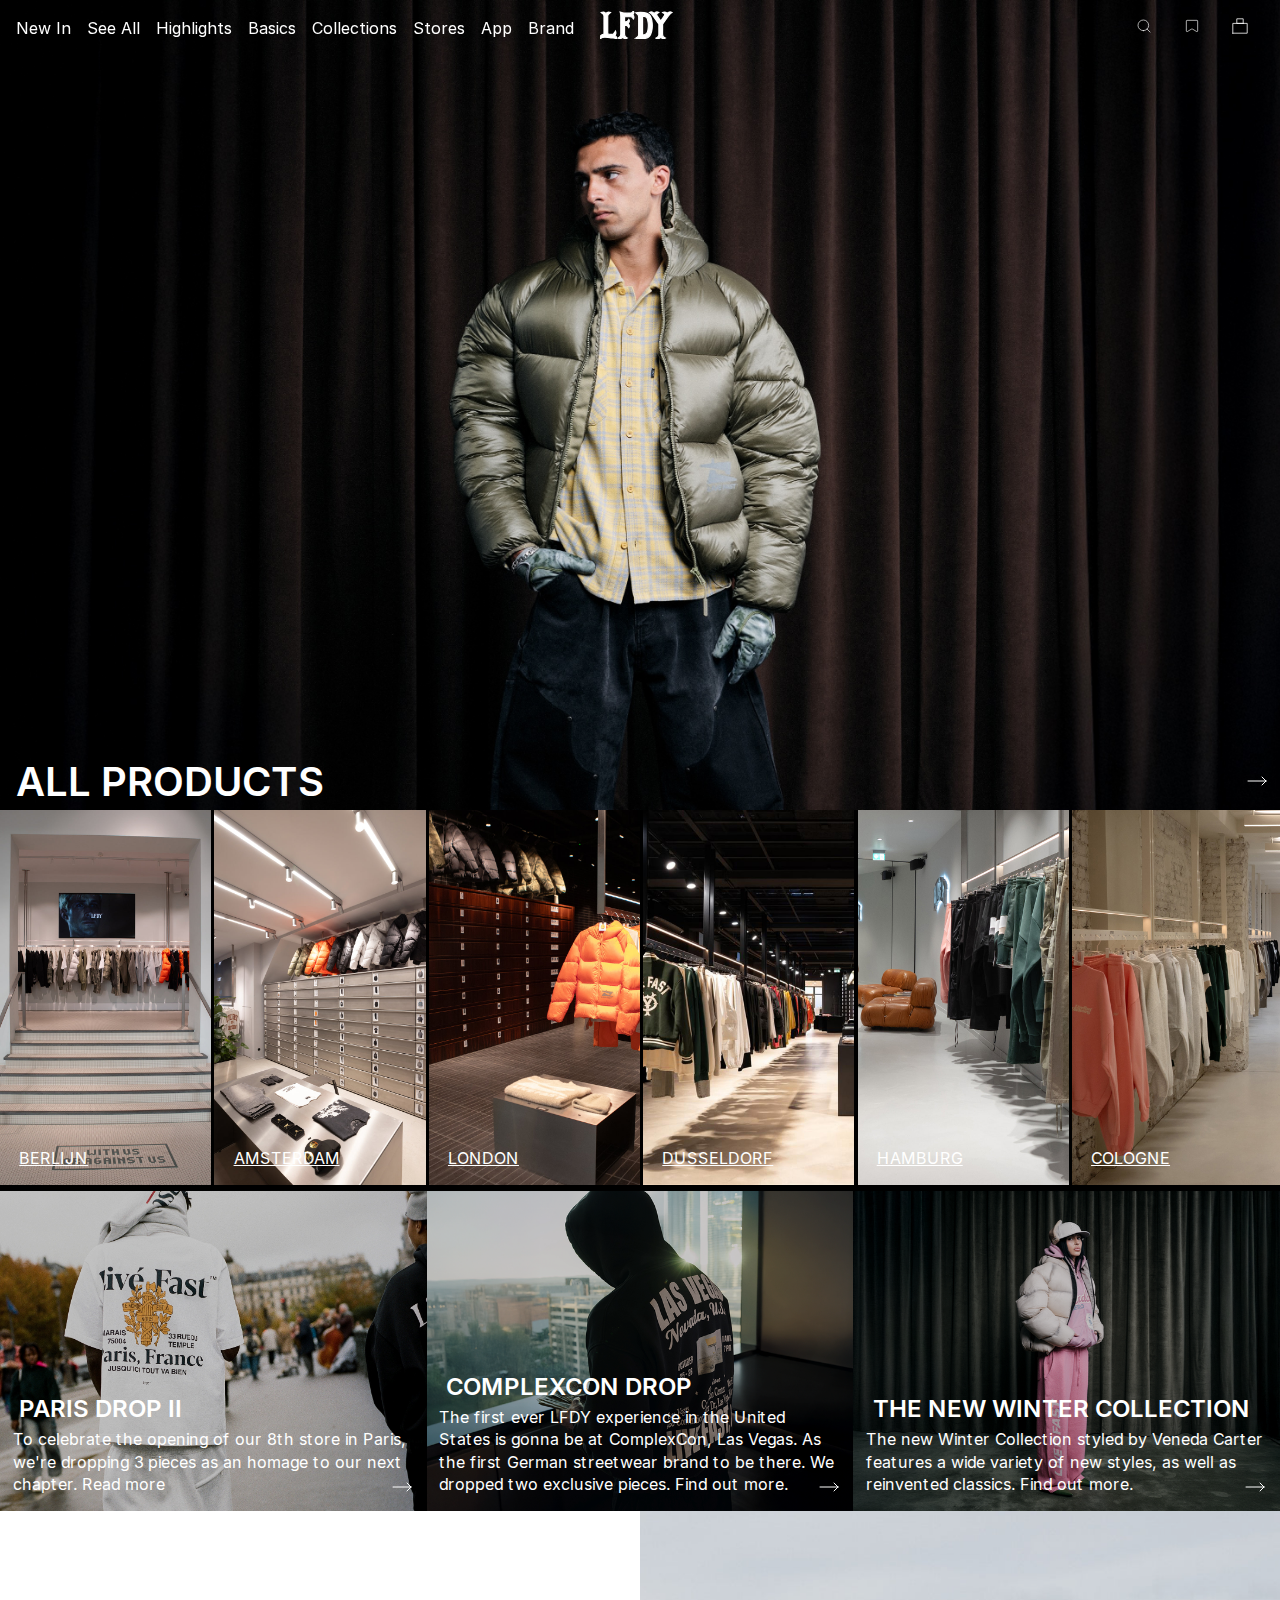
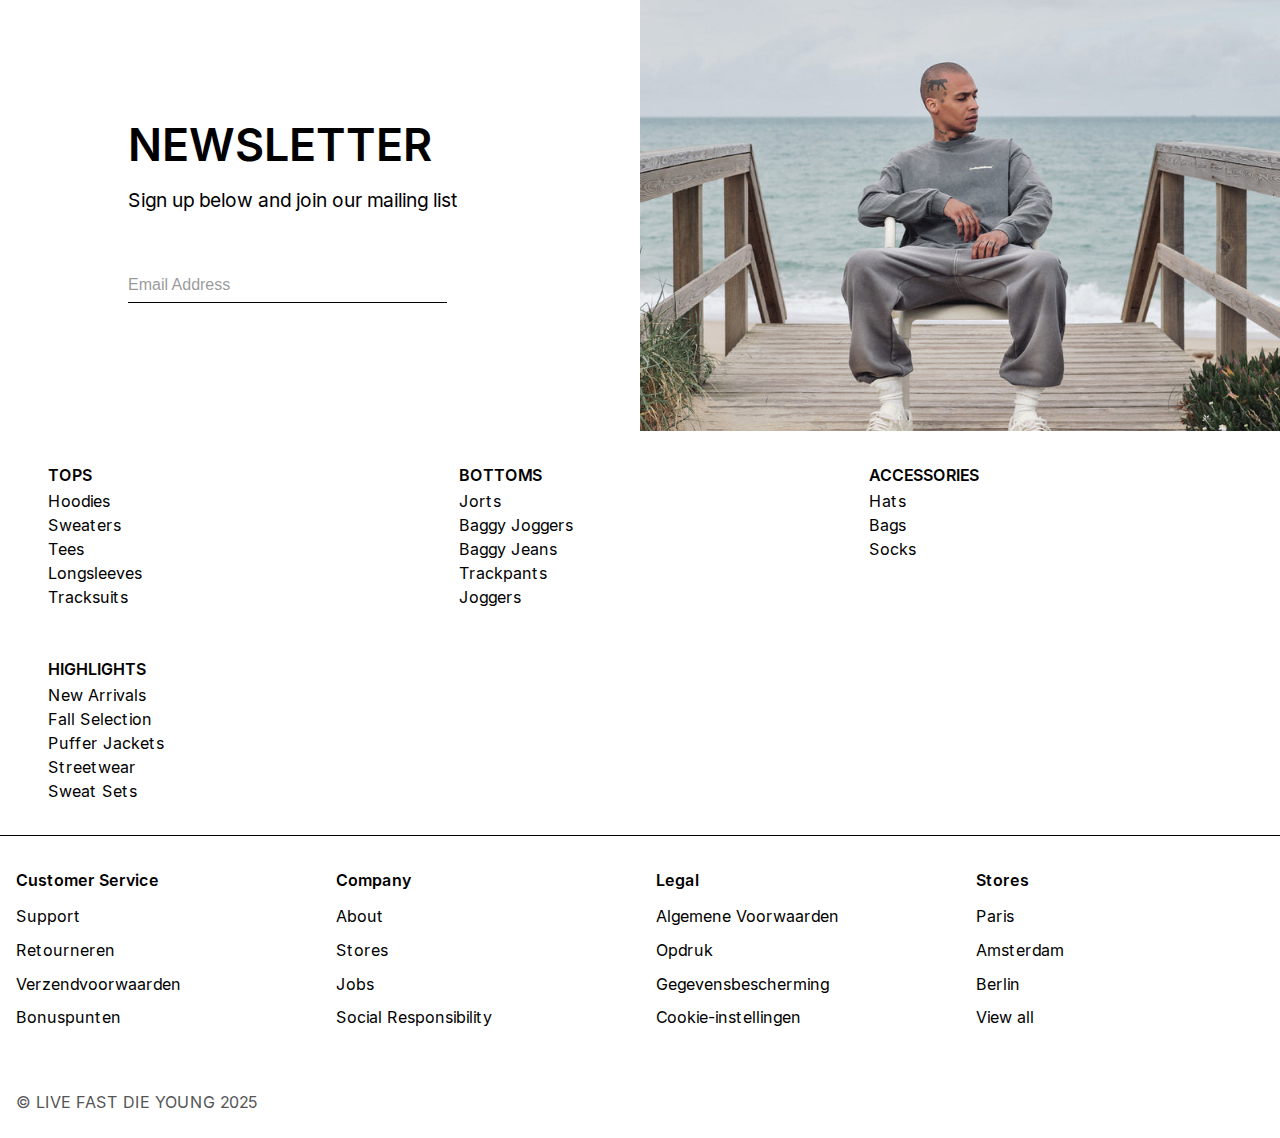
<file: index.html>
<!DOCTYPE html>
<html lang="en">

<head>
    <meta charset="UTF-8">
    <meta name="viewport" content="width=device-width, initial-scale=1.0">
    <title>LFDY</title>

    <link rel="stylesheet" href="styles/shared.css">
    <link rel="stylesheet" href="styles/index.css">
</head>

<body>
    <header>
        <nav aria-label="Hoofdmenu">
            <ul>
                <li>
                    <button aria-label="Open hoofdmenu" aria-expanded="false" aria-controls="hoofdmenu-lijst">
                        <img src="images/menu.svg" alt="Menu">
                    </button>
                </li>
                <li>
                    <a href="#" aria-label="Zoeken">
                        <svg width="24" height="24" viewBox="0 0 24 24" fill="none" xmlns="http://www.w3.org/2000/svg">
                            <path
                                d="M11 19C15.4183 19 19 15.4183 19 11C19 6.58172 15.4183 3 11 3C6.58172 3 3 6.58172 3 11C3 15.4183 6.58172 19 11 19Z"
                                stroke="#111111" stroke-linecap="round" stroke-linejoin="round"></path>
                            <path d="M21.0004 21L16.6504 16.65" stroke="#111111" stroke-linecap="square"
                                stroke-linejoin="round"></path>
                        </svg>
                    </a>
                </li>
                <li>
                    <a href="index.html" aria-label="LFDY home">
                        <svg width="68" height="24" viewBox="0 0 68 24" fill="none" xmlns="http://www.w3.org/2000/svg">
                            <path
                                d="M30.4373 23.0704C30.8312 22.8254 31.2397 22.6009 31.6151 22.3307C32.1754 21.9273 32.6485 21.4403 32.7917 20.7258C32.8353 20.5083 32.8499 20.2808 32.8499 20.0581C32.8528 15.0409 32.826 10.0232 32.8691 5.00663C32.8807 3.65718 32.2982 2.77373 31.2042 2.13116C30.9459 1.97973 30.6834 1.8359 30.4169 1.61664C30.9092 1.52543 31.3986 1.40265 31.895 1.34828C33.771 1.14247 35.6512 1.17755 37.5261 1.35295C39.0757 1.49795 40.5398 1.90957 41.7129 3.01813C42.5195 3.77996 43.0414 4.73066 43.4197 5.76613C43.9475 7.20971 44.1901 8.71117 44.3531 10.2331C44.5317 11.8988 44.5014 13.5593 44.2809 15.2152C44.0574 16.8955 43.7316 18.5514 42.9425 20.0774C41.9969 21.9057 40.4845 22.9365 38.4839 23.2651C36.4455 23.5995 34.3943 23.6252 32.3413 23.4457C31.7018 23.3902 31.0686 23.2627 30.432 23.1686C30.4338 23.1358 30.4361 23.1031 30.4378 23.0704H30.4373ZM36.1836 4.40499V20.3843C36.7126 20.306 37.2194 20.2411 37.7222 20.1551C39.1182 19.9166 40.0493 19.1401 40.3885 17.7369C40.5823 16.9365 40.7685 16.1284 40.8715 15.3122C41.0024 14.2721 41.0979 13.2214 41.1101 12.1742C41.12 11.3323 41.0304 10.4816 40.8994 9.64783C40.7429 8.65328 40.5421 7.66049 40.2739 6.69109C40.0289 5.8053 39.447 5.16741 38.5561 4.84642C37.7932 4.57104 36.9989 4.4886 36.1842 4.40499H36.1836ZM42.1808 1.33834C43.3248 1.9733 44.2146 2.87839 44.9612 3.94426C46.6068 6.29292 48.2647 8.63282 49.9097 10.9815C49.9912 11.0978 50.0342 11.2668 50.0348 11.4112C50.0418 14.2463 50.0424 17.0809 50.0354 19.916C50.0348 20.1756 49.9964 20.4399 49.9365 20.693C49.7369 21.5356 49.1544 22.0817 48.4695 22.5377C48.2059 22.7131 47.9318 22.8727 47.6473 23.0487C49.1812 23.9141 50.4742 23.5252 51.6101 22.3483C53.0445 23.7673 54.3276 23.765 55.5764 23.0417C55.2906 22.864 55.0113 22.6932 54.7361 22.5172C53.6787 21.8425 53.1667 20.9047 53.1841 19.6166C53.2214 16.8897 53.1929 14.1616 53.2016 11.4334C53.2016 11.2721 53.2563 11.085 53.3476 10.9534C54.9403 8.67433 56.5254 6.39057 58.1525 4.13604C58.6605 3.43149 59.2552 2.78133 59.8697 2.16683C60.2398 1.79673 60.7257 1.54356 61.1615 1.2366C60.6657 0.978757 60.1414 0.791659 59.5659 0.78815C58.5918 0.782304 57.8778 1.32372 57.2179 1.94874C55.5577 0.640226 54.6249 0.477685 53.2377 1.25882C53.4885 1.40674 53.7346 1.54005 53.9685 1.69265C54.1792 1.83005 54.3916 1.97096 54.5761 2.13993C55.2453 2.75151 55.286 3.19879 54.7628 3.94484C53.9488 5.10661 53.1347 6.26895 52.32 7.43072C52.0936 7.75346 51.8644 8.07386 51.6165 8.4235C51.2365 7.88326 50.8798 7.37751 50.5242 6.87059C49.8376 5.89242 49.1497 4.91425 48.4648 3.93432C47.9434 3.18827 48.0016 2.71058 48.6836 2.10836C48.7488 2.05048 48.8163 1.99376 48.889 1.9464C49.2498 1.71195 49.6129 1.481 49.979 1.24654C48.4596 0.400507 47.1619 0.778795 46.0249 1.96336C44.5678 0.489378 43.2759 0.588189 42.0586 1.25473C42.1017 1.28396 42.1395 1.31378 42.1814 1.33717L42.1808 1.33834ZM17.3408 1.64179C17.6504 2.74099 17.6754 3.87176 17.6748 4.99961C17.6719 9.90976 17.6422 14.8205 17.6533 19.7307C17.6556 20.8205 17.2558 21.6519 16.3923 22.2758C16.0379 22.5319 15.6684 22.7669 15.2919 23.0212C16.8142 23.869 18.099 23.4814 19.2332 22.3161C20.7246 23.8071 22.0892 23.6621 23.1925 23.0019C22.9108 22.8213 22.6339 22.6459 22.3592 22.467C21.3315 21.7987 20.8003 20.8924 20.8224 19.6184C20.8643 17.2224 20.8346 14.8252 20.8346 12.4286V12.0012C21.4165 12.0836 21.9676 12.093 22.4744 12.2473C23.4317 12.5397 23.9519 13.3582 24.4954 14.1686C24.7957 13.6932 24.9708 13.2138 24.9615 12.6893C24.9464 11.8088 24.386 11.2224 23.7959 10.6658C25.3118 9.3666 25.1227 8.11245 24.468 7.15182C23.6749 8.5802 22.5704 9.45956 20.8532 9.2479V4.91015C20.8887 4.89612 20.9062 4.88267 20.9242 4.88267C22.5431 4.8739 24.1625 4.84058 25.7814 4.86806C26.67 4.88326 27.4038 5.28026 27.9159 6.03683C28.0689 6.26311 28.2202 6.49055 28.3692 6.71273C29.1594 5.44806 28.8545 4.31027 27.9799 3.26252C29.0459 1.68739 29.0931 1.18456 28.2871 0C28.2167 0.115182 28.162 0.229195 28.0852 0.325083C27.8443 0.627363 27.6249 0.956539 27.3421 1.2138C26.773 1.73124 26.0392 1.78445 25.3217 1.79439C23.7319 1.81544 22.141 1.81134 20.5512 1.79439C20.1287 1.78971 19.694 1.7482 19.2873 1.63886C18.5704 1.4465 17.8709 1.18866 17.1331 0.948353C17.2046 1.18398 17.278 1.41142 17.3431 1.64179H17.3408ZM6.5714 19.115C6.5714 14.3405 6.5714 9.56539 6.5714 4.79088C6.5714 4.59618 6.54347 4.39388 6.5842 4.20795C6.66392 3.84194 6.73957 3.46424 6.8961 3.12921C7.16785 2.54687 7.67877 2.17443 8.19842 1.82713C8.43409 1.66985 8.67966 1.52719 8.94792 1.36114C7.40469 0.52212 6.11402 0.876437 4.97114 2.07854C4.43521 1.53303 3.85795 1.09569 3.11951 0.943091C2.36244 0.786981 1.6723 1.00448 1.0031 1.34711C1.42266 1.63243 1.83581 1.88794 2.22162 2.18028C2.99847 2.76847 3.38486 3.55194 3.38311 4.54297C3.37555 9.42506 3.37962 14.3072 3.37962 19.1887C3.37962 19.2951 3.37962 19.4015 3.37962 19.5266C2.32404 19.7757 1.35457 20.1569 0.638825 21.0187C-0.080997 21.8864 -0.143261 23.2452 0.20763 24C0.756953 23.0639 1.23761 22.6915 2.36593 22.4465C3.83235 22.129 5.29934 22.3033 6.76226 22.4775C7.85684 22.6079 8.94559 22.792 10.0413 22.9131C10.7425 22.9903 11.4542 22.9692 12.156 23.0417C12.8374 23.1119 13.4874 23.2996 13.939 23.8883C14.3678 22.8248 13.7673 21.4905 12.586 20.8877C13.0172 20.3522 13.3832 19.7897 13.4752 19.0822C13.5665 18.3812 13.4566 17.727 13.1289 17.0686C13.0032 17.3025 12.9125 17.5089 12.7891 17.6936C12.4493 18.2011 12.1193 18.7186 11.7422 19.1974C11.3204 19.7324 10.7513 19.9903 10.0565 19.9265C9.40064 19.8657 8.74308 19.8207 8.08844 19.7494C7.58974 19.695 7.09395 19.6108 6.5714 19.5365V19.1167V19.115Z"
                                fill="#111111"></path>
                        </svg>
                    </a>
                </li>
                <li>
                    <a href="#" aria-label="Naar favorieten">
                        <svg width="24" height="24" viewBox="0 0 24 24" fill="none" xmlns="http://www.w3.org/2000/svg">
                            <path
                                d="M3.5 4.37058C3.5 3.93128 3.90429 3.5 4.5 3.5H19.5C20.0957 3.5 20.5 3.93128 20.5 4.37058V19.6271C20.5 19.9515 20.3058 20.231 19.9881 20.3864C19.6694 20.5422 19.2684 20.5478 18.9281 20.3405L13.0922 16.7856C12.4286 16.3814 11.5714 16.3814 10.9078 16.7856L5.07194 20.3405C4.73162 20.5478 4.33059 20.5422 4.01186 20.3864C3.69424 20.231 3.5 19.9515 3.5 19.6271V4.37058Z"
                                stroke="#111111"></path>
                        </svg>
                    </a>
                </li>
                <li>
                    <a href="#" aria-label="Naar winkelmand">
                        <svg xmlns="http://www.w3.org/2000/svg" width="20px" height="24" viewBox="0 0 20 20"
                            fill="none">
                            <path d="M1 19H19V6.72723H1V19Z" stroke="#111111" stroke-linecap="round"
                                stroke-linejoin="round"></path>
                            <path d="M14 6.72728V1H6V6.72728H14Z" stroke="#111111" stroke-linecap="round"
                                stroke-linejoin="round"></path>
                        </svg>
                    </a>
                </li>
            </ul>
            <ul id="hoofdmenu-lijst">
                <li>
                    <button type="button" aria-label="Sluit menu">sluit x</button>
                </li>
                <li><a href="#">New In</a></li>
                <li><a href="#">See All</a></li>
                <li><a href="#">Highlights</a></li>
                <li><a href="#">Basics</a></li>
                <li><a href="#">Collections</a></li>
                <li><a href="#">Stores</a></li>
                <li><a href="#">App</a></li>
                <li><a href="#">Brand</a></li>
            </ul>
        </nav>
    </header>
    <main>
        <h1 class="visually-hidden">LFDY</h1>
        <section>
            <ul>
                <li>
                    <h2>All Products</h2>
                </li>
                <li> <a href="product.html">
                        <img src="images/home.jpg" alt="Alle Producten">
                    </a>
                <li>
                    <svg width="22" height="22" xmlns="http://www.w3.org/2000/svg" aria-hidden="true" focusable="false">
                        <path d="M17 8L21 12M21 12L17 16M21 12H3" stroke="white" stroke-linecap="round"
                            stroke-linejoin="round" />
                    </svg>
                </li>
            </ul>
        </section>
        <section>
            <h2 class="visually-hidden">Winkels</h2>
            <ul>
                <li>
                    <a href="#">
                        <h3>Berlijn</h3>
                        <img src="images/berlijn.jpg" alt="Winkel in Berlijn">
                    </a>
                </li>
                <li>
                    <a href="#">
                        <h3>Amsterdam</h3>
                        <img src="images/amsterdam.jpg" alt="Winkel in Amsterdam">
                    </a>
                </li>
                <li>
                    <a href="#">
                        <h3>London</h3>
                        <img src="images/london.jpg" alt="Winkel in London">
                    </a>
                </li>
                <li>
                    <a href="#">
                        <h3>Dusseldorf</h3>
                        <img src="images/dusseldorf.jpg" alt="Winkel in Dusseldorf">
                    </a>
                </li>
                <li>
                    <a href="#">
                        <h3>Hamburg</h3>
                        <img src="images/hamburg.jpg" alt="Winkel in Hamburg">
                    </a>
                </li>
                <li>
                    <a href="#">
                        <h3>Cologne</h3>
                        <img src="images/cologne.jpg" alt="Winkel in Cologne">
                    </a>
                </li>
            </ul>
        </section>
        <section>
            <article>
                <a href="#">
                    <h2>PARIS DROP II</h2>
                    <p>To celebrate the opening of our 8th store in Paris, we're dropping
                        3 pieces as an homage to our next chapter. Read more
                    </p>
                    <img src="images/parisdrop.jpg" alt="Nieuwe Parijs drop">
                    <svg width="22" height="22" xmlns="http://www.w3.org/2000/svg" aria-hidden="true" focusable="false">
                        <path d="M17 8L21 12M21 12L17 16M21 12H3" stroke="white" stroke-linecap="round"
                            stroke-linejoin="round" />
                    </svg>
                </a>
            </article>

            <article>
                <a href="#">
                    <h2>COMPLEXCON DROP</h2>
                    <p>The first ever LFDY experience in the United States is
                        gonna be at ComplexCon, Las Vegas. As the first German
                        streetwear brand to be there. We dropped two exclusive
                        pieces. Find out more.
                    </p>
                    <img src="images/complexcon.png" alt="ComplexCon Drop">
                    <svg width="22" height="22" xmlns="http://www.w3.org/2000/svg" aria-hidden="true" focusable="false">
                        <path d="M17 8L21 12M21 12L17 16M21 12H3" stroke="white" stroke-linecap="round"
                            stroke-linejoin="round" />
                    </svg>
                </a>
            </article>

            <article>
                <a href="#">
                    <h2>THE NEW WINTER COLLECTION</h2>
                    <p>The new Winter Collection styled by Veneda Carter features
                        a wide variety of new styles, as well as reinvented classics.
                        Find out more.
                    </p>
                    <img src="images/winter.png" alt="Nieuwe winter collectie">
                    <svg width="22" height="22" xmlns="http://www.w3.org/2000/svg" aria-hidden="true" focusable="false">
                        <path d="M17 8L21 12M21 12L17 16M21 12H3" stroke="white" stroke-linecap="round"
                            stroke-linejoin="round" />
                    </svg>
                </a>
            </article>
        </section>

        <section>
            <figure>
                <img src="images/piersmal.jpg" alt="Model bij de zee met LFDY aan">
                <figcaption>
                    <h2>Newsletter</h2>
                    <p>Sign up below and join our mailing list</p>

                    <form aria-label="Inschrijven voor de nieuwsbrief">
                        <label for="email" class="visually-hidden">Email Address</label>
                        <input id="email" type="email" placeholder="Email Address">
                    </form>
                </figcaption>
            </figure>
        </section>
        <!-- einde newsletter -->

        <!-- Productcategorieën -->
        <section>
            <h2 class="visually-hidden">Product categories</h2>

            <nav aria-label="Productcategorieën">
                <ul>
                    <li>
                        <h3>Tops</h3>
                        <ul>
                            <li><a href="#">Hoodies</a></li>
                            <li><a href="#">Sweaters</a></li>
                            <li><a href="#">Tees</a></li>
                            <li><a href="#">Longsleeves</a></li>
                            <li><a href="#">Tracksuits</a></li>
                        </ul>
                    </li>

                    <li>
                        <h3>Bottoms</h3>
                        <ul>
                            <li><a href="#">Jorts</a></li>
                            <li><a href="#">Baggy Joggers</a></li>
                            <li><a href="#">Baggy Jeans</a></li>
                            <li><a href="#">Trackpants</a></li>
                            <li><a href="#">Joggers</a></li>
                        </ul>
                    </li>

                    <li>
                        <h3>Accessories</h3>
                        <ul>
                            <li><a href="#">Hats</a></li>
                            <li><a href="#">Bags</a></li>
                            <li><a href="#">Socks</a></li>
                        </ul>
                    </li>

                    <li>
                        <h3>Highlights</h3>
                        <ul>
                            <li><a href="#">New Arrivals</a></li>
                            <li><a href="#">Fall Selection</a></li>
                            <li><a href="#">Puffer Jackets</a></li>
                            <li><a href="#">Streetwear</a></li>
                            <li><a href="#">Sweat Sets</a></li>
                        </ul>
                    </li>
                </ul>
            </nav>
        </section>
    </main>
    <footer>
        <section>
            <h2 class="visually-hidden">Footer</h2>

            <ul>
                <!-- CUSTOMER SERVICE -->
                <li>
                    <h3>Customer Service</h3>
                    <ul>
                        <li><a href="#">Support</a></li>
                        <li><a href="#">Retourneren</a></li>
                        <li><a href="#">Verzendvoorwaarden</a></li>
                        <li><a href="#">Bonuspunten</a></li>
                    </ul>
                </li>

                <!-- COMPANY -->
                <li>
                    <h3>Company</h3>
                    <ul>
                        <li><a href="#">About</a></li>
                        <li><a href="#">Stores</a></li>
                        <li><a href="#">Jobs</a></li>
                        <li><a href="#">Social Responsibility</a></li>
                    </ul>
                </li>

                <!-- LEGAL -->
                <li>
                    <h3>Legal</h3>
                    <ul>
                        <li><a href="#">Algemene Voorwaarden</a></li>
                        <li><a href="#">Opdruk</a></li>
                        <li><a href="#">Gegevensbescherming</a></li>
                        <li><a href="#">Cookie-instellingen</a></li>
                    </ul>
                </li>

                <!-- STORES -->
                <li>
                    <h3>Stores</h3>
                    <ul>
                        <li><a href="#">Paris</a></li>
                        <li><a href="#">Amsterdam</a></li>
                        <li><a href="#">Berlin</a></li>
                        <li><a href="#">View all</a></li>
                    </ul>
                </li>
            </ul>

            <p>© LIVE FAST DIE YOUNG 2025</p>
        </section>
    </footer>
    <script src="javascript/script.js"></script>
</body>

</html>
</file>
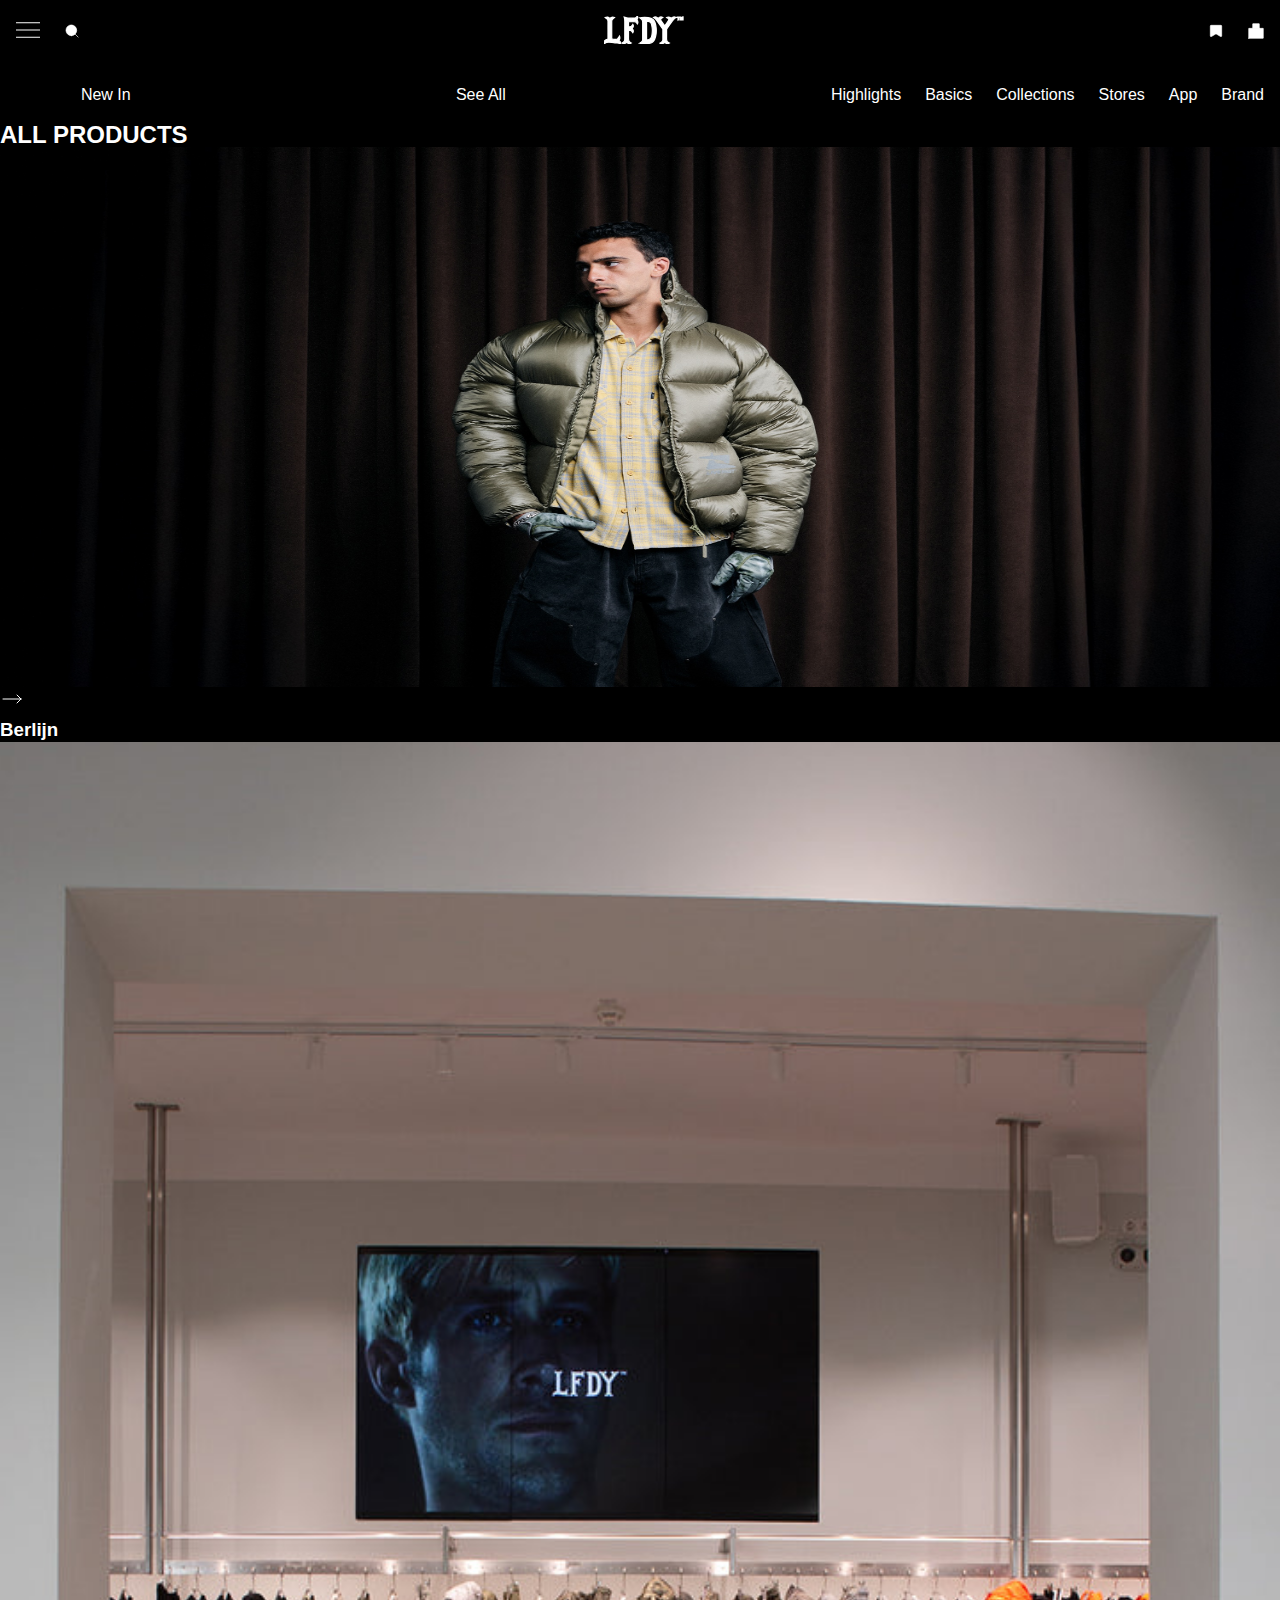
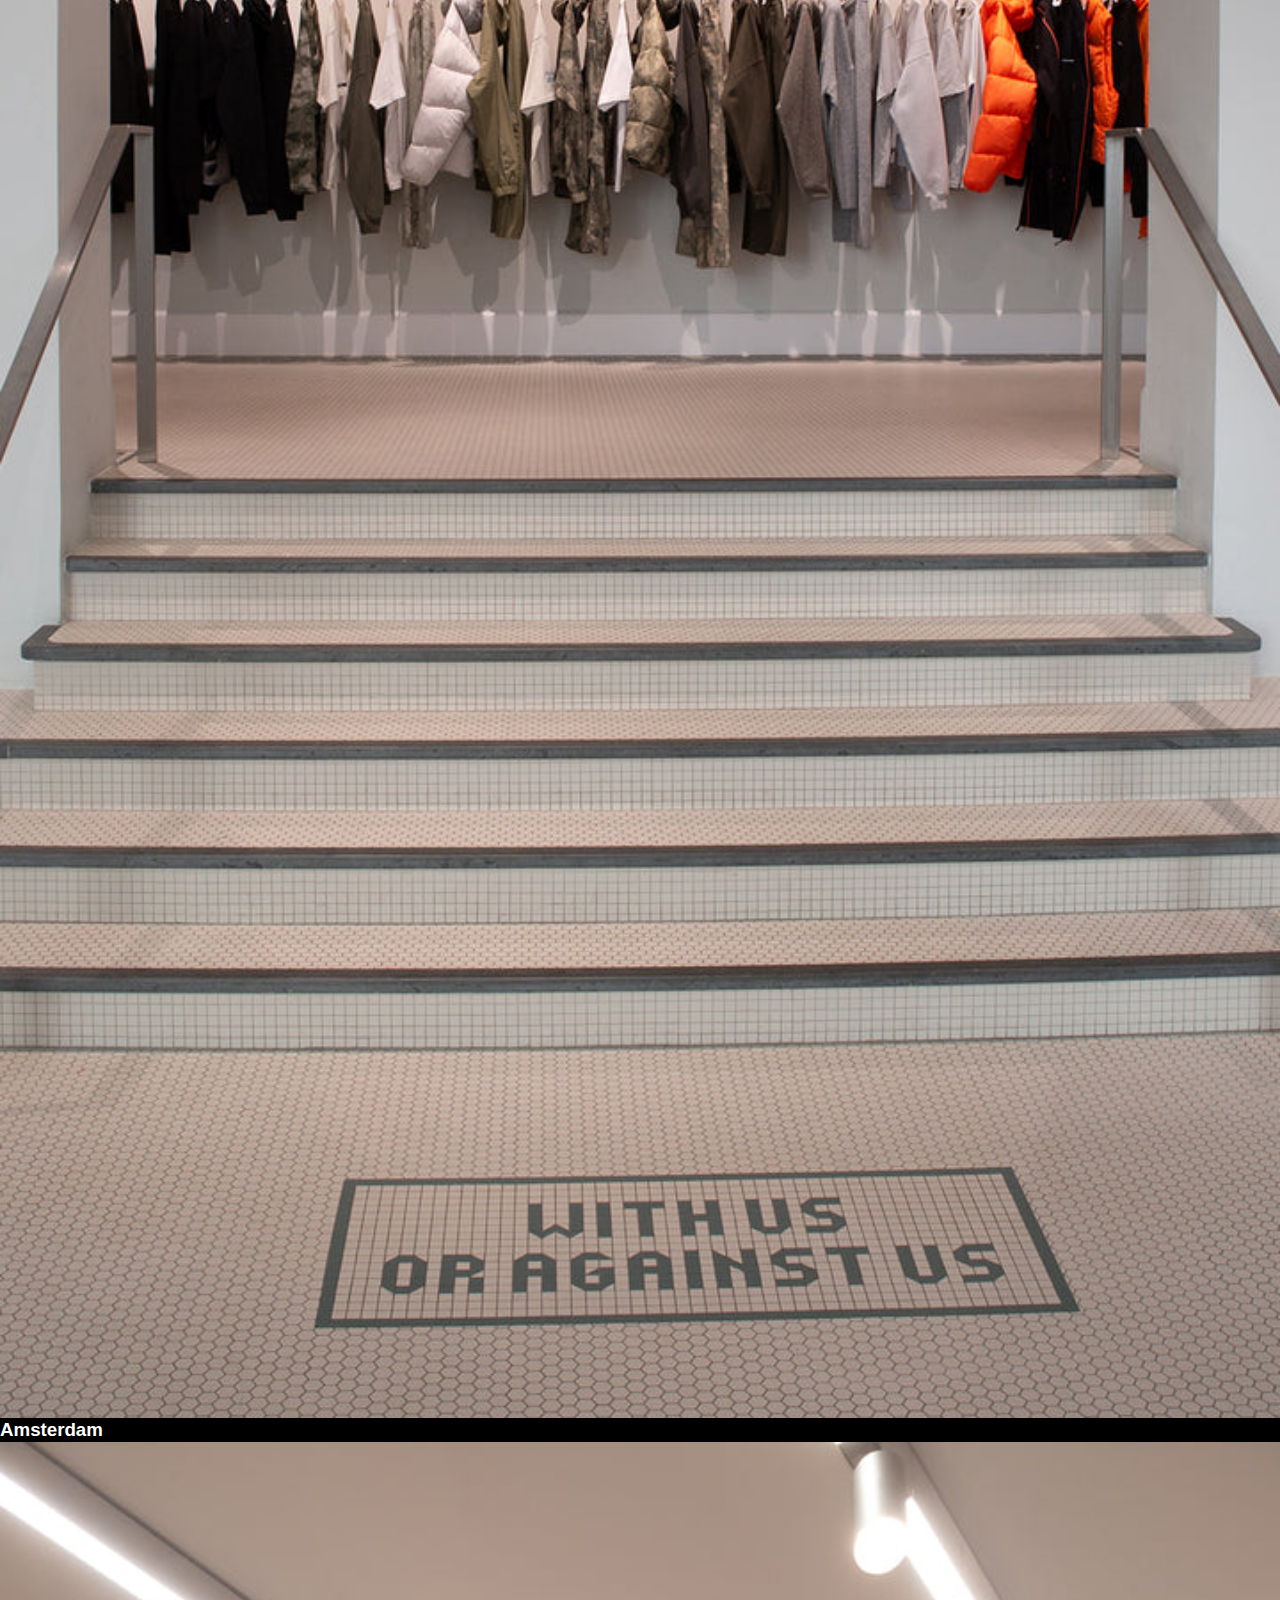
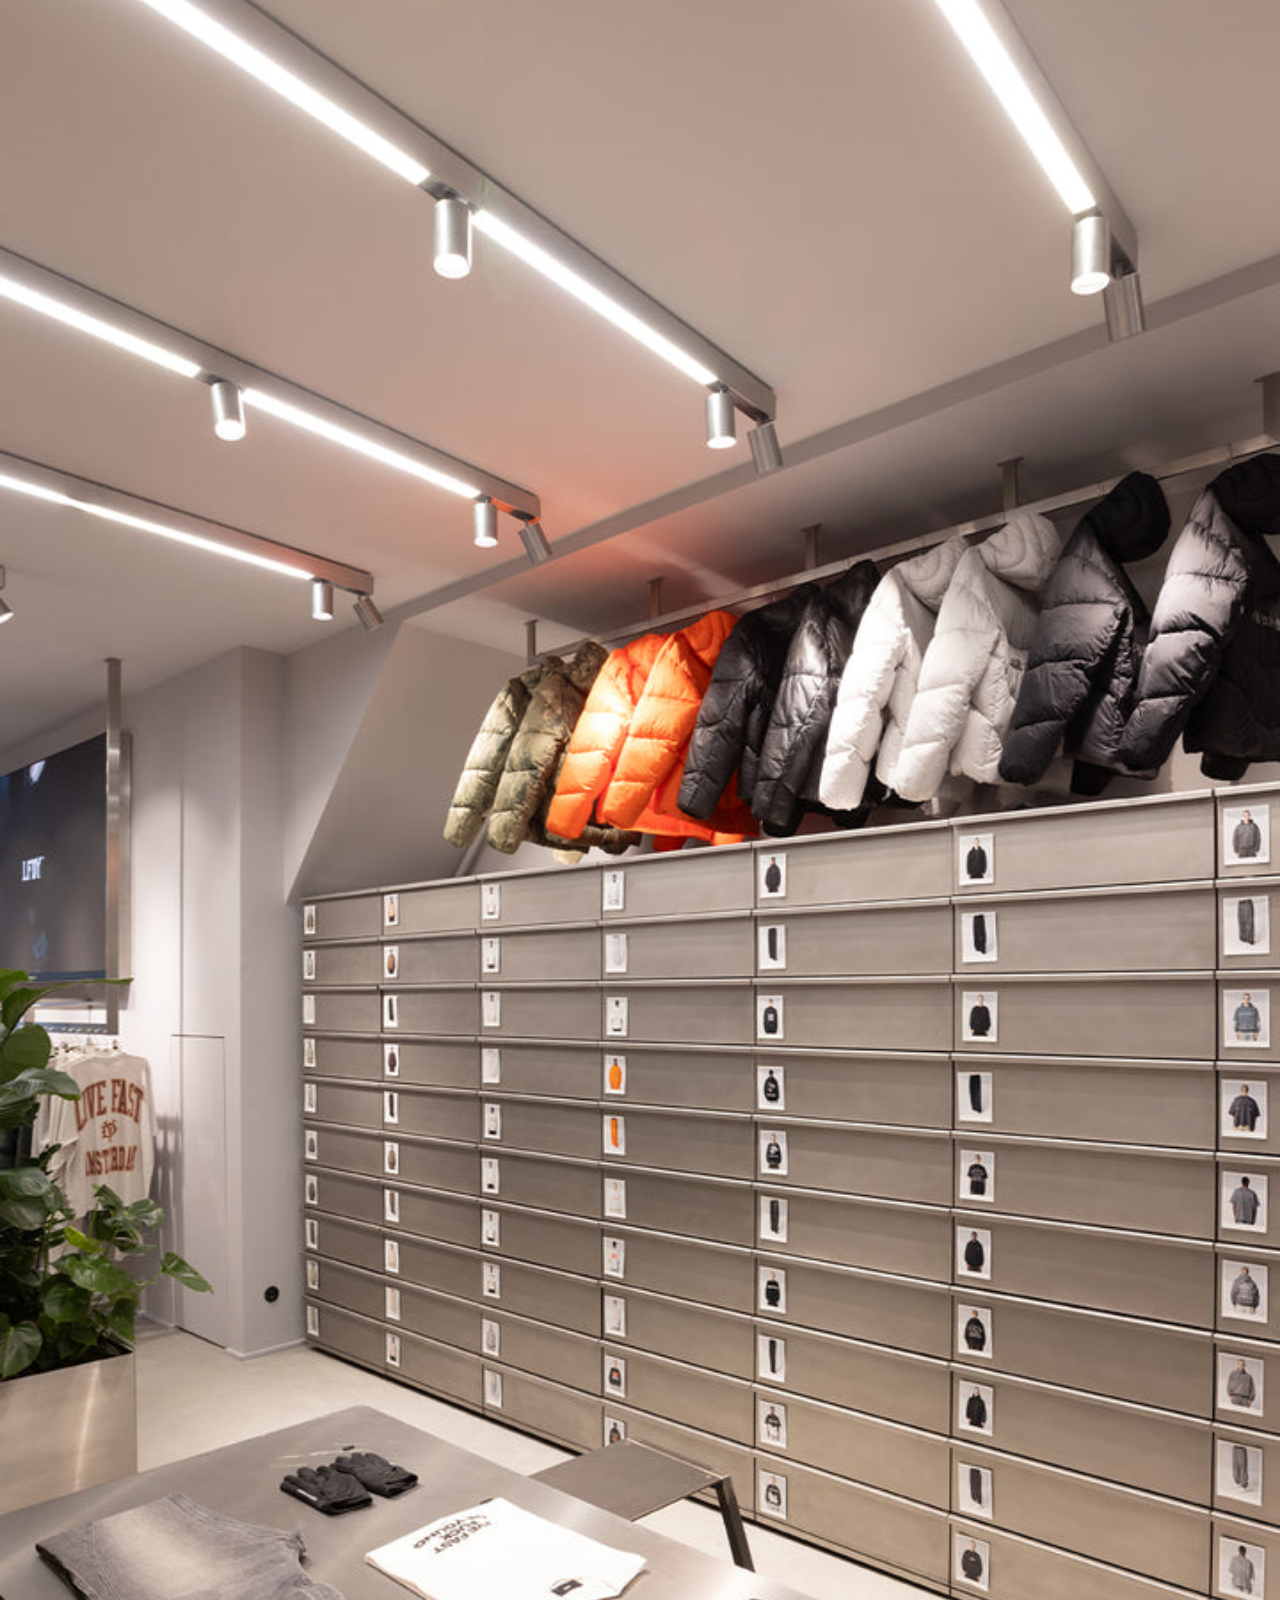
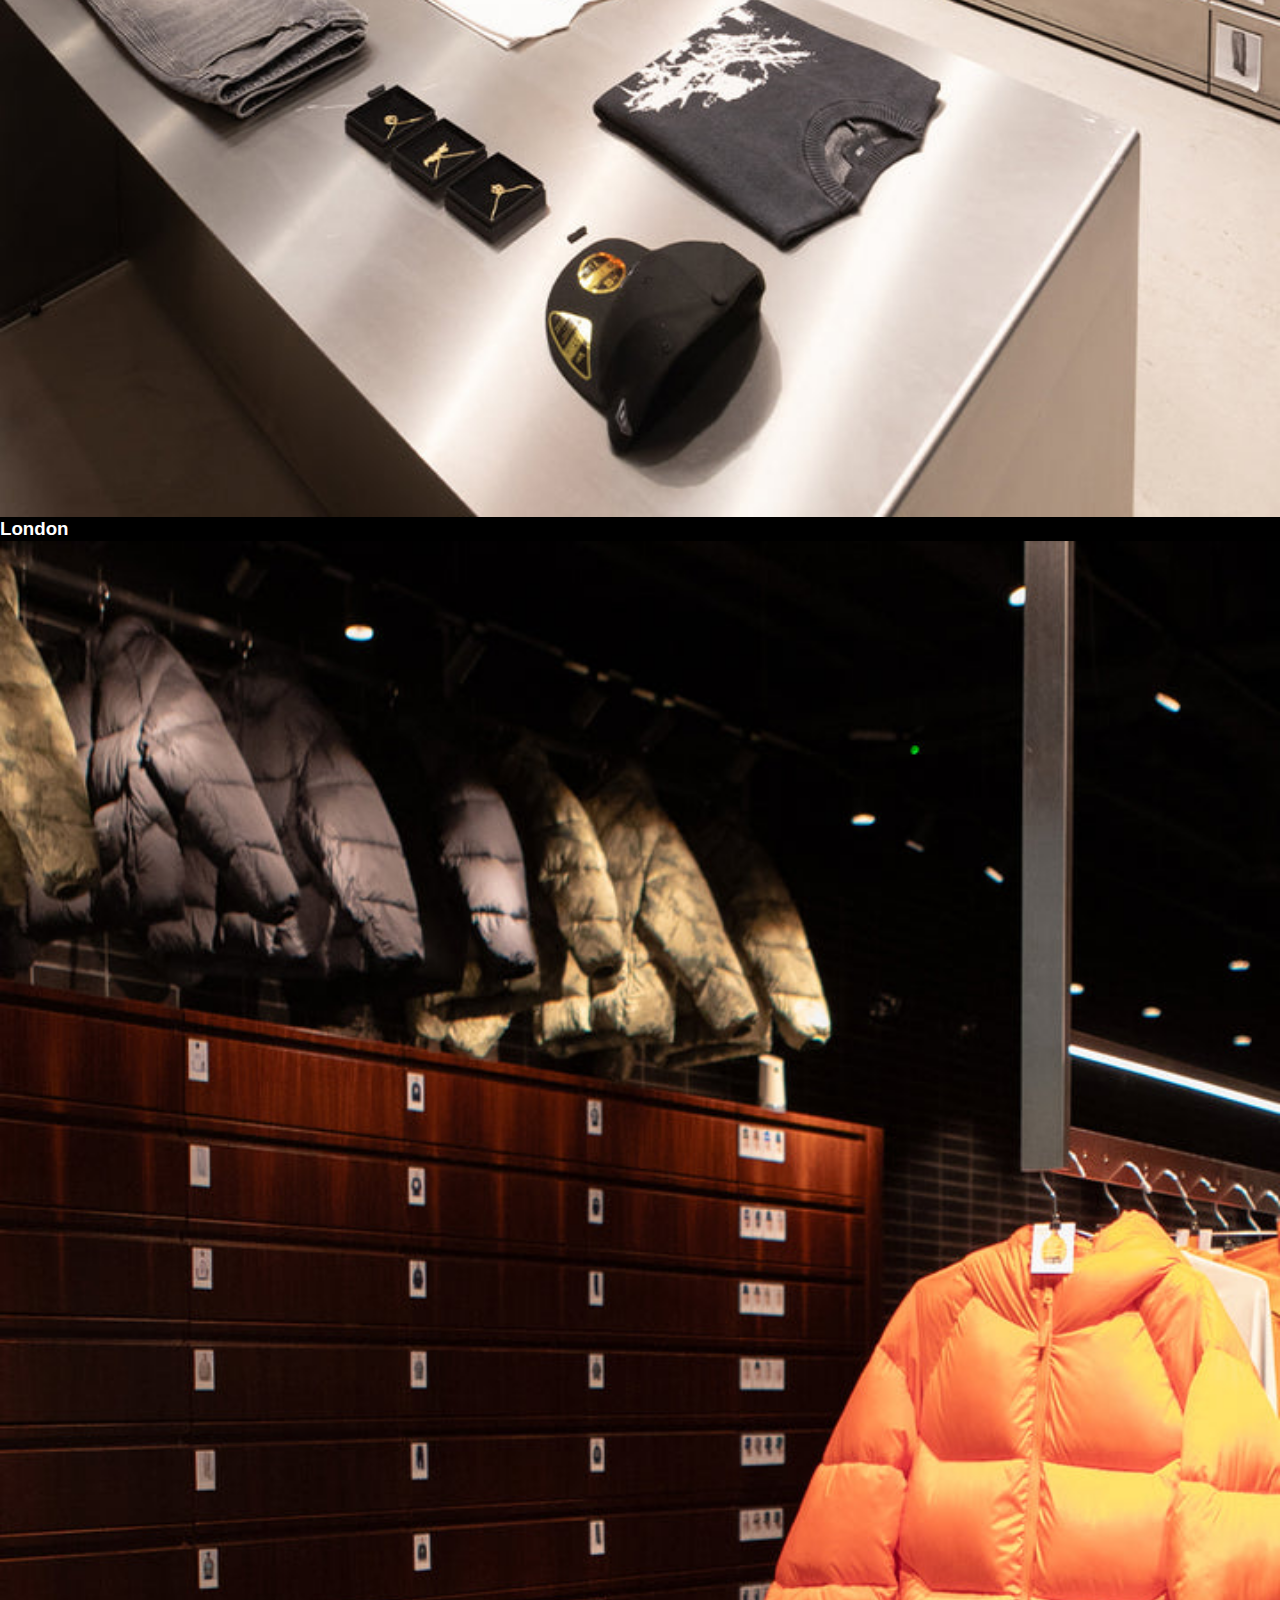
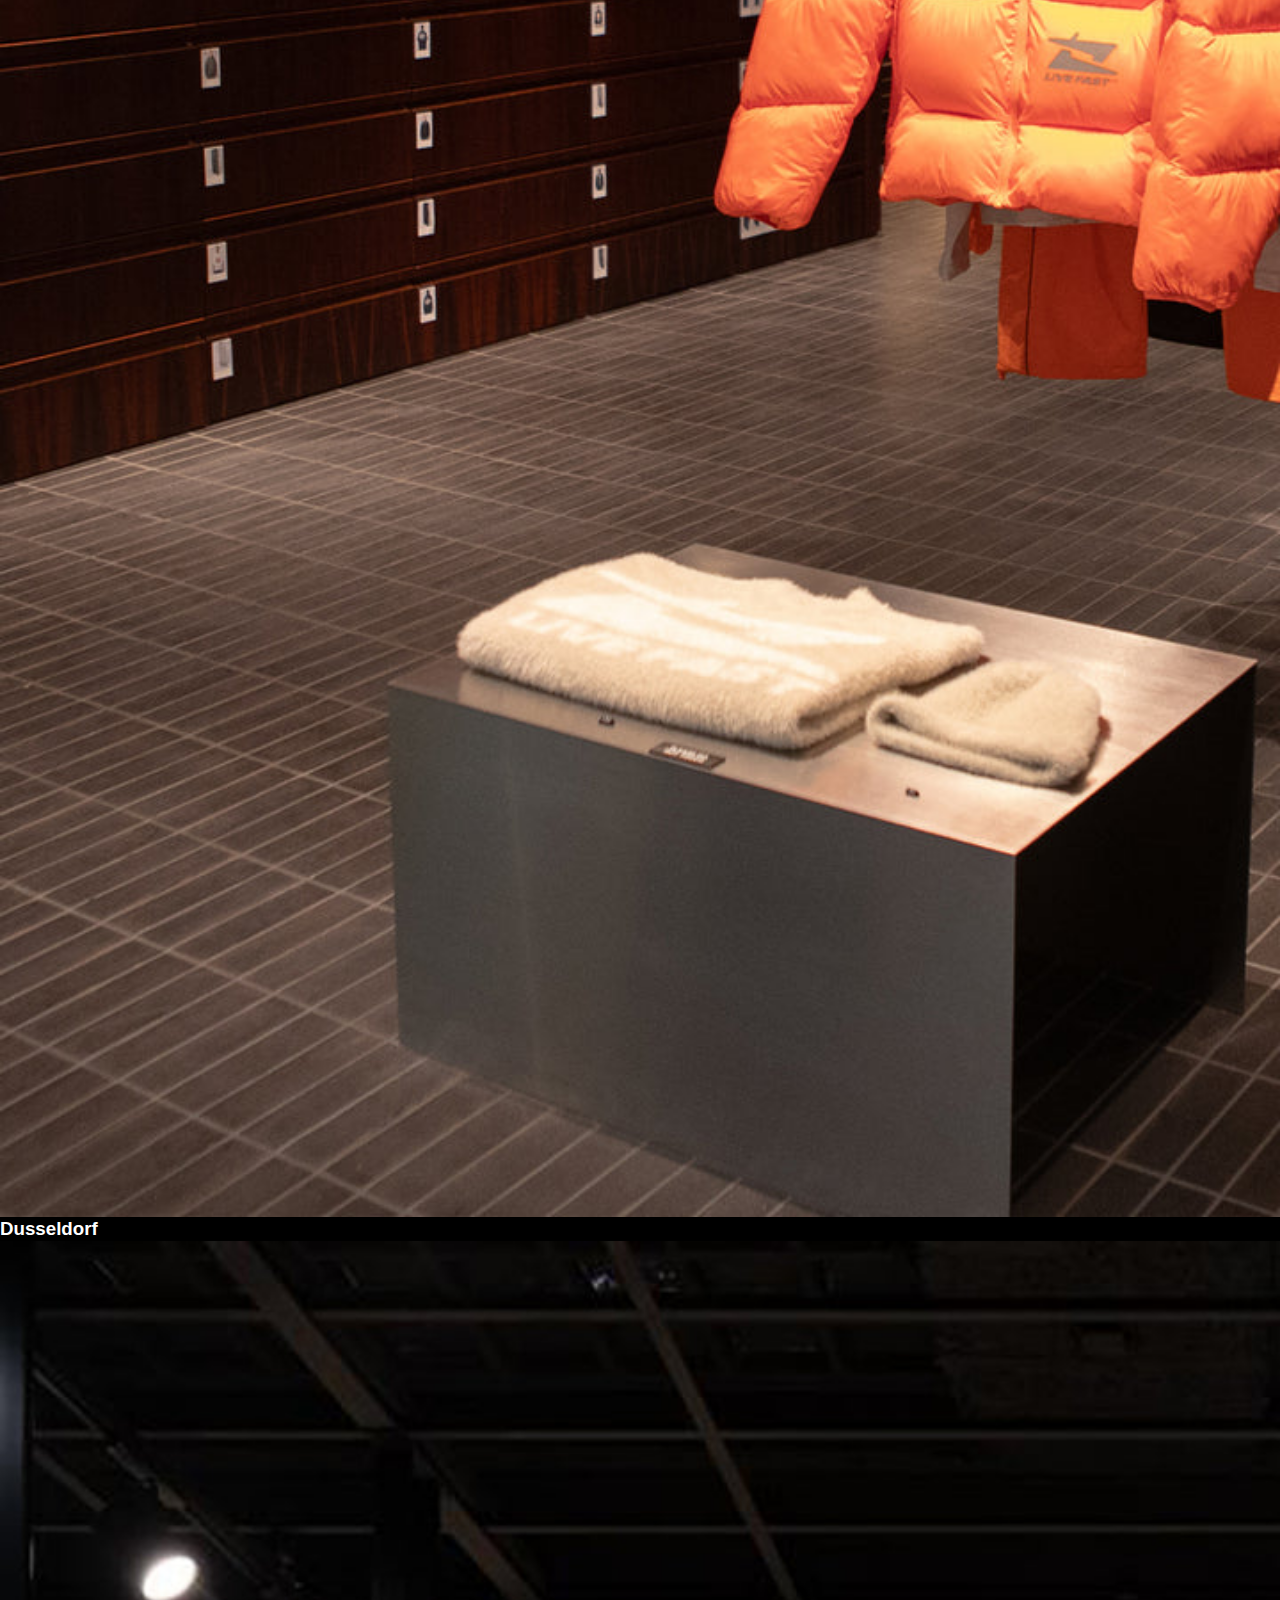
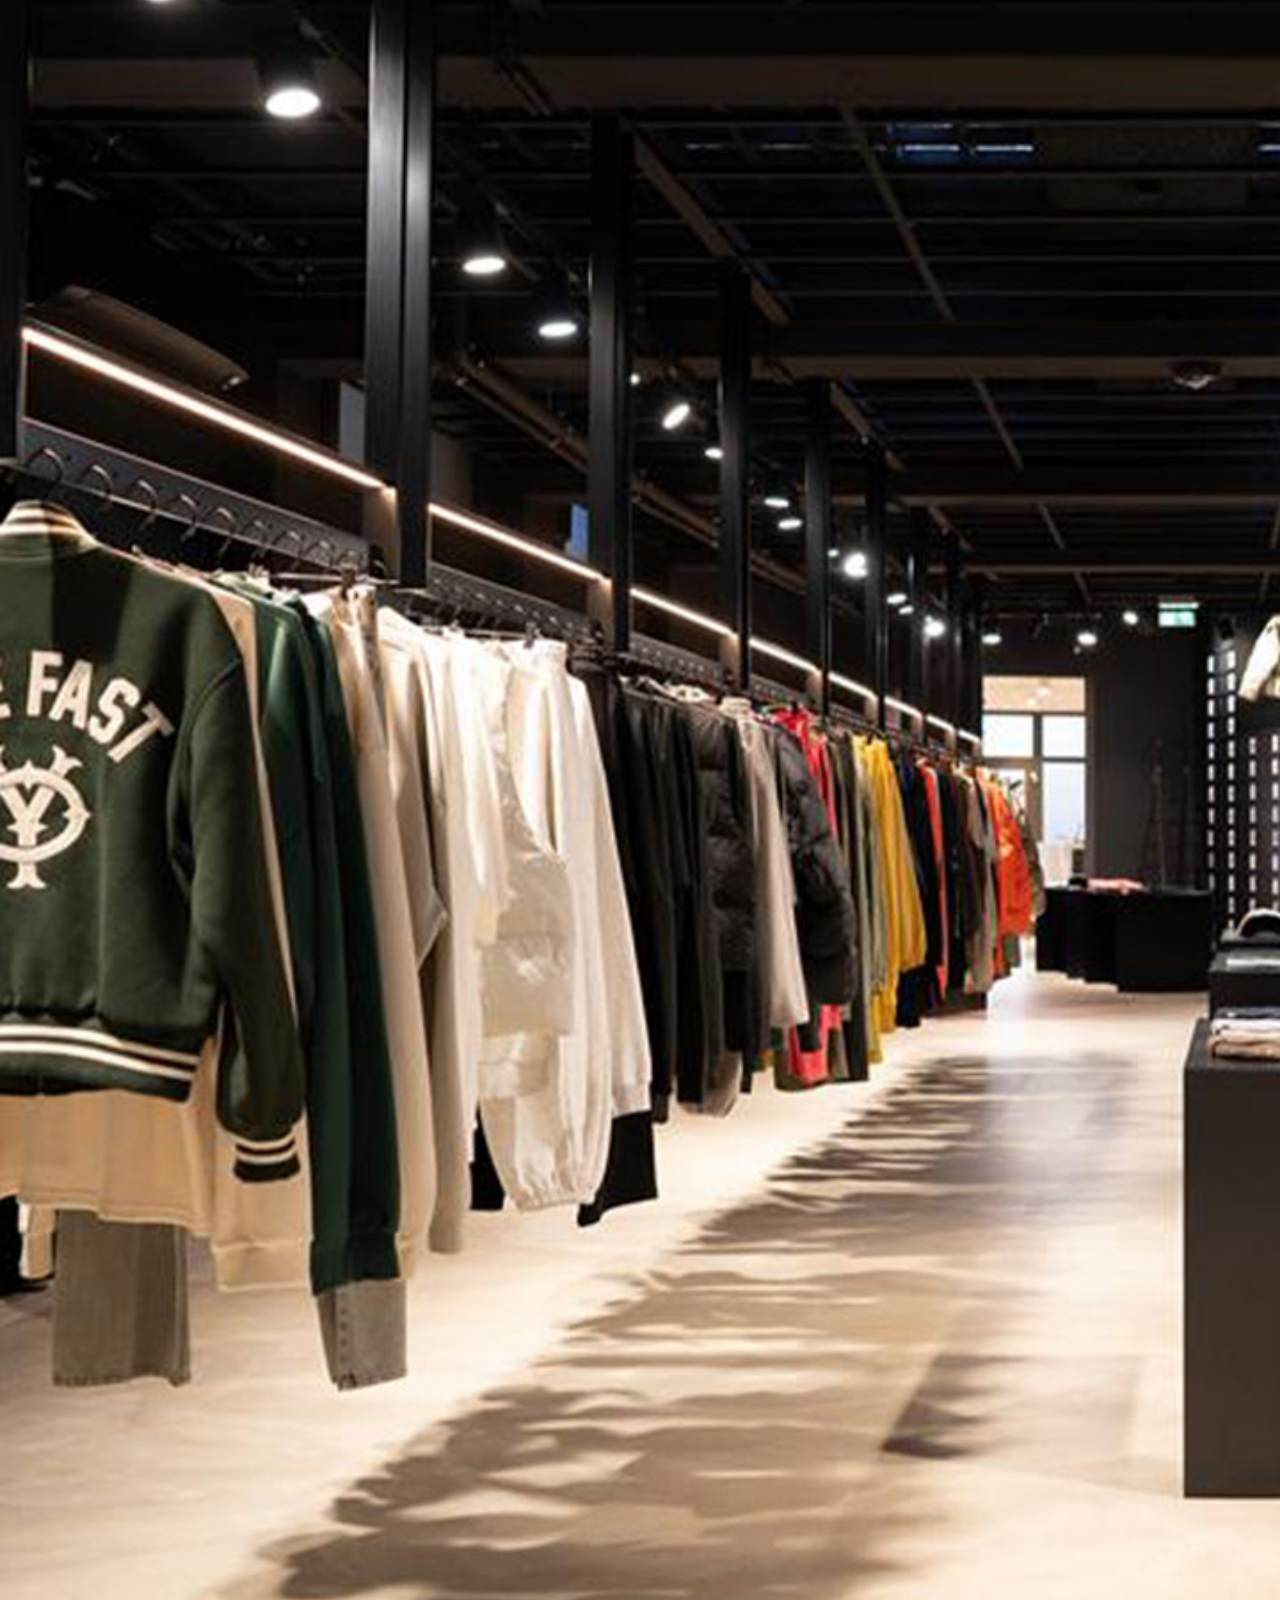
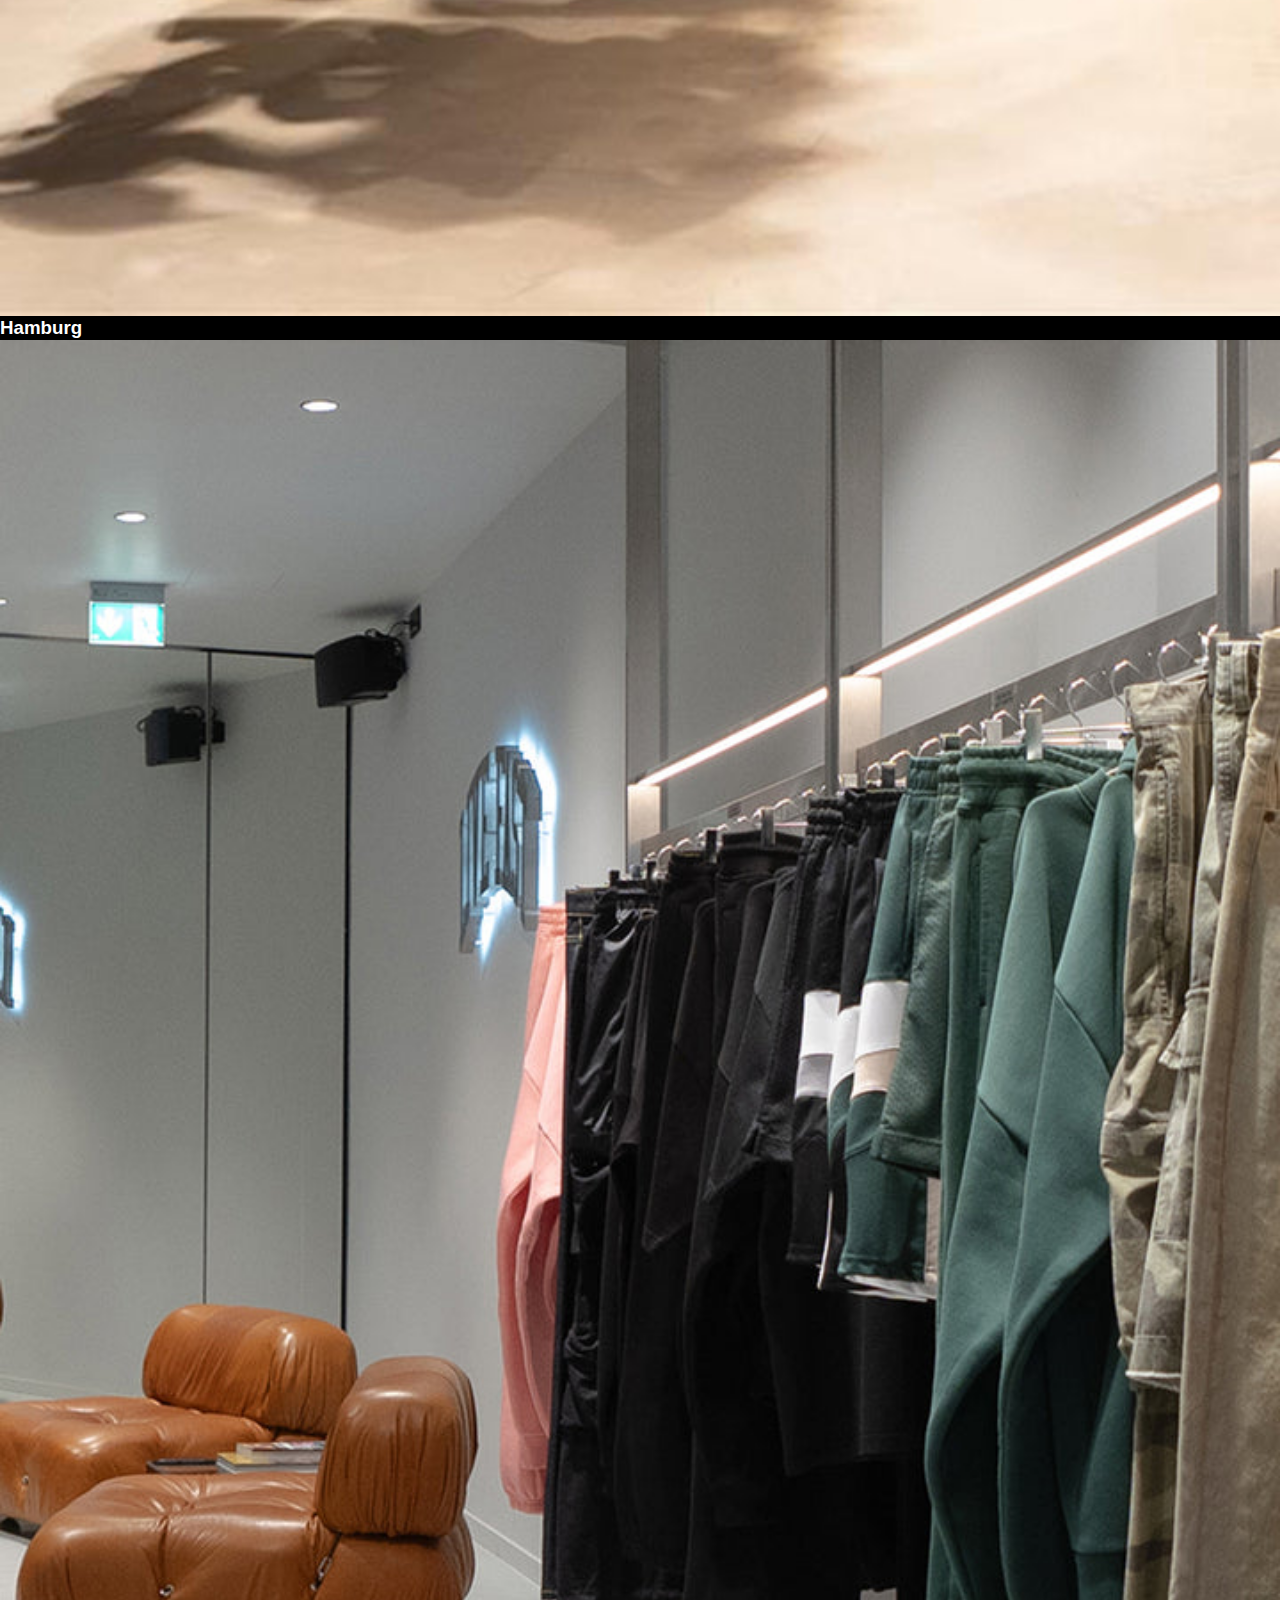
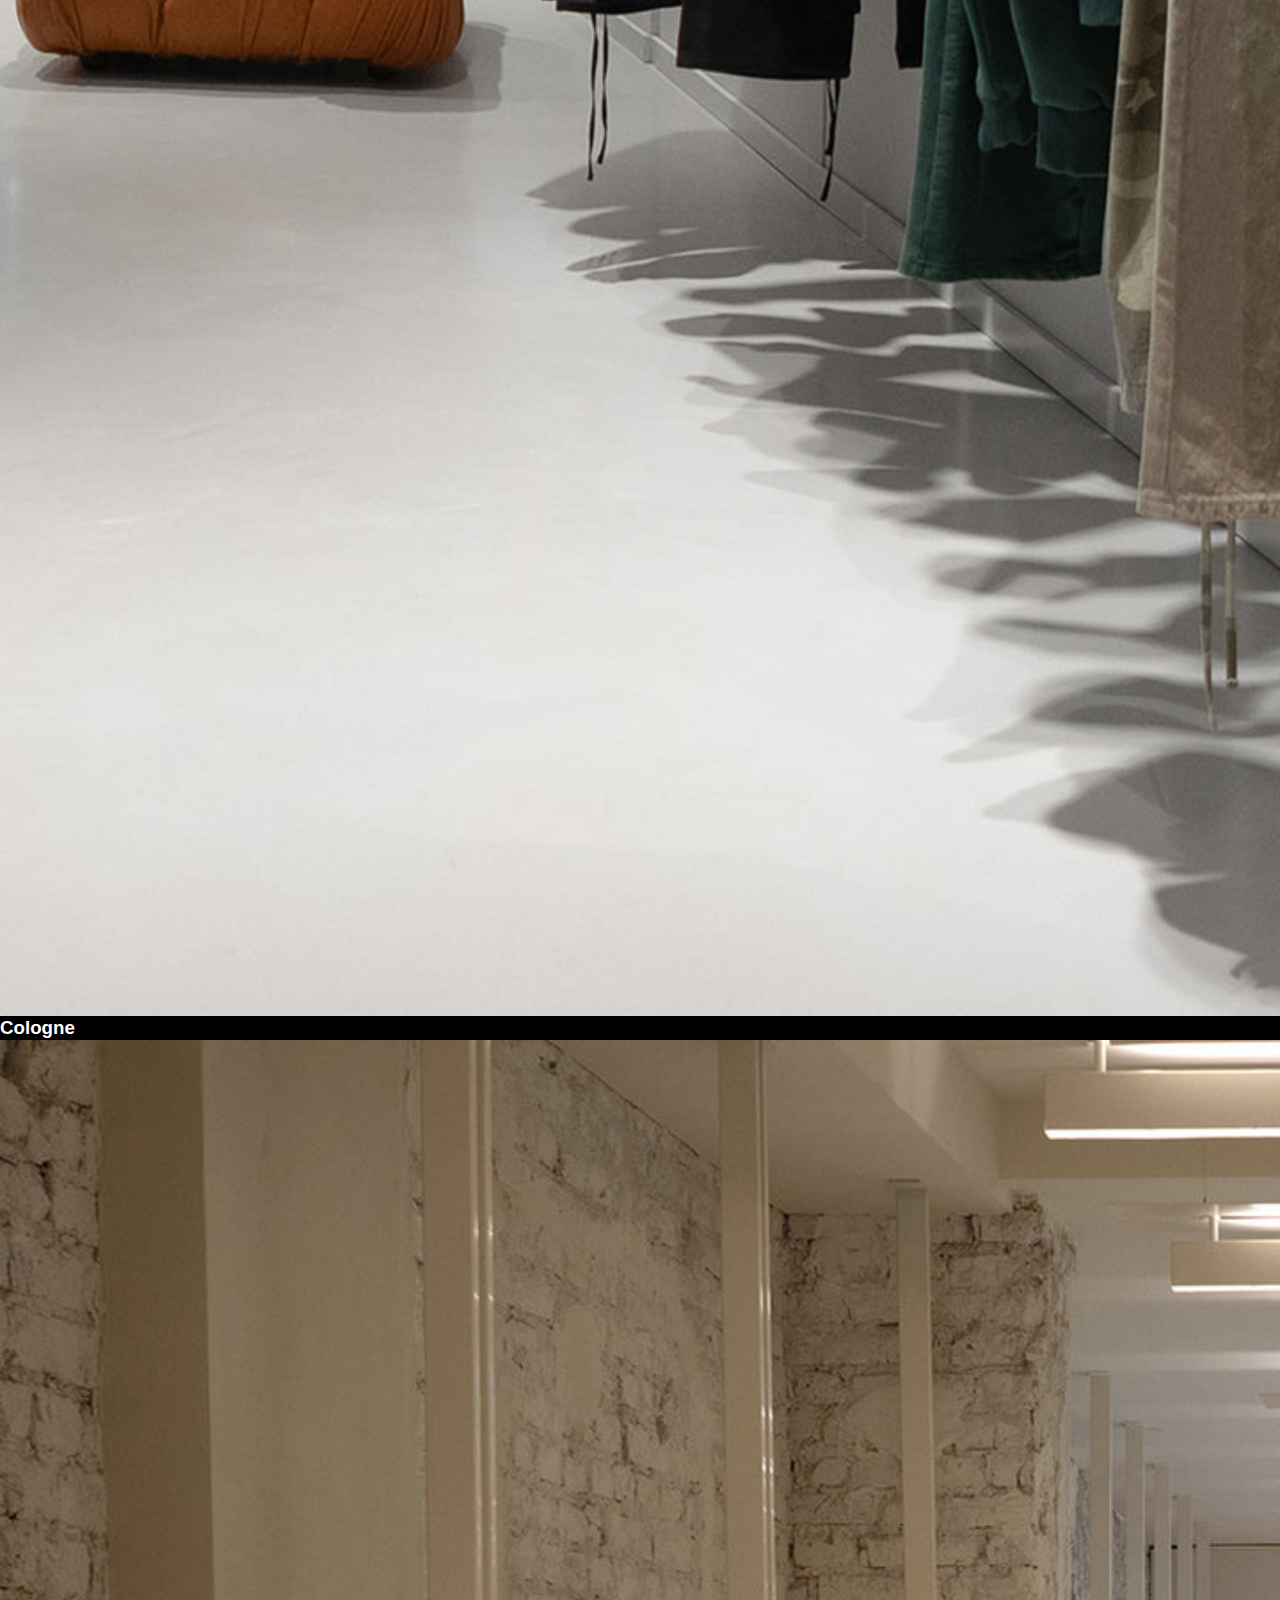
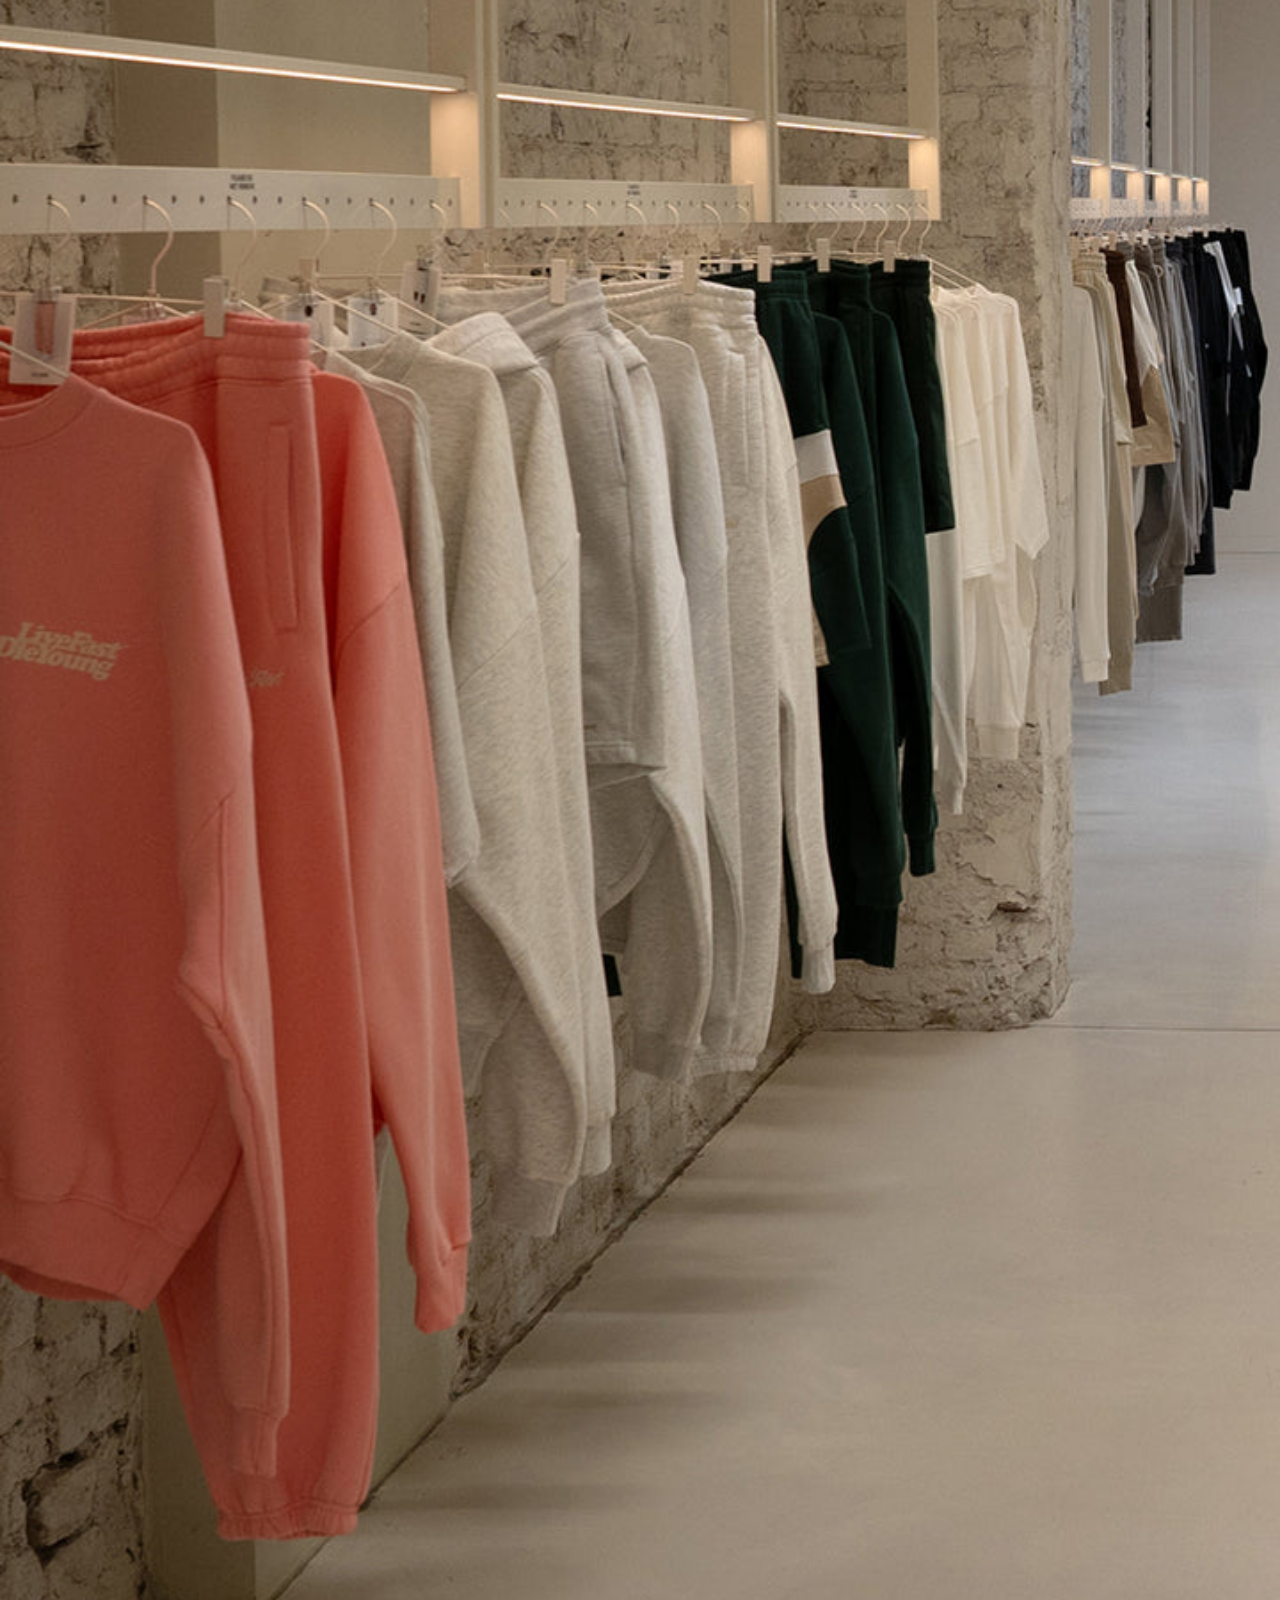
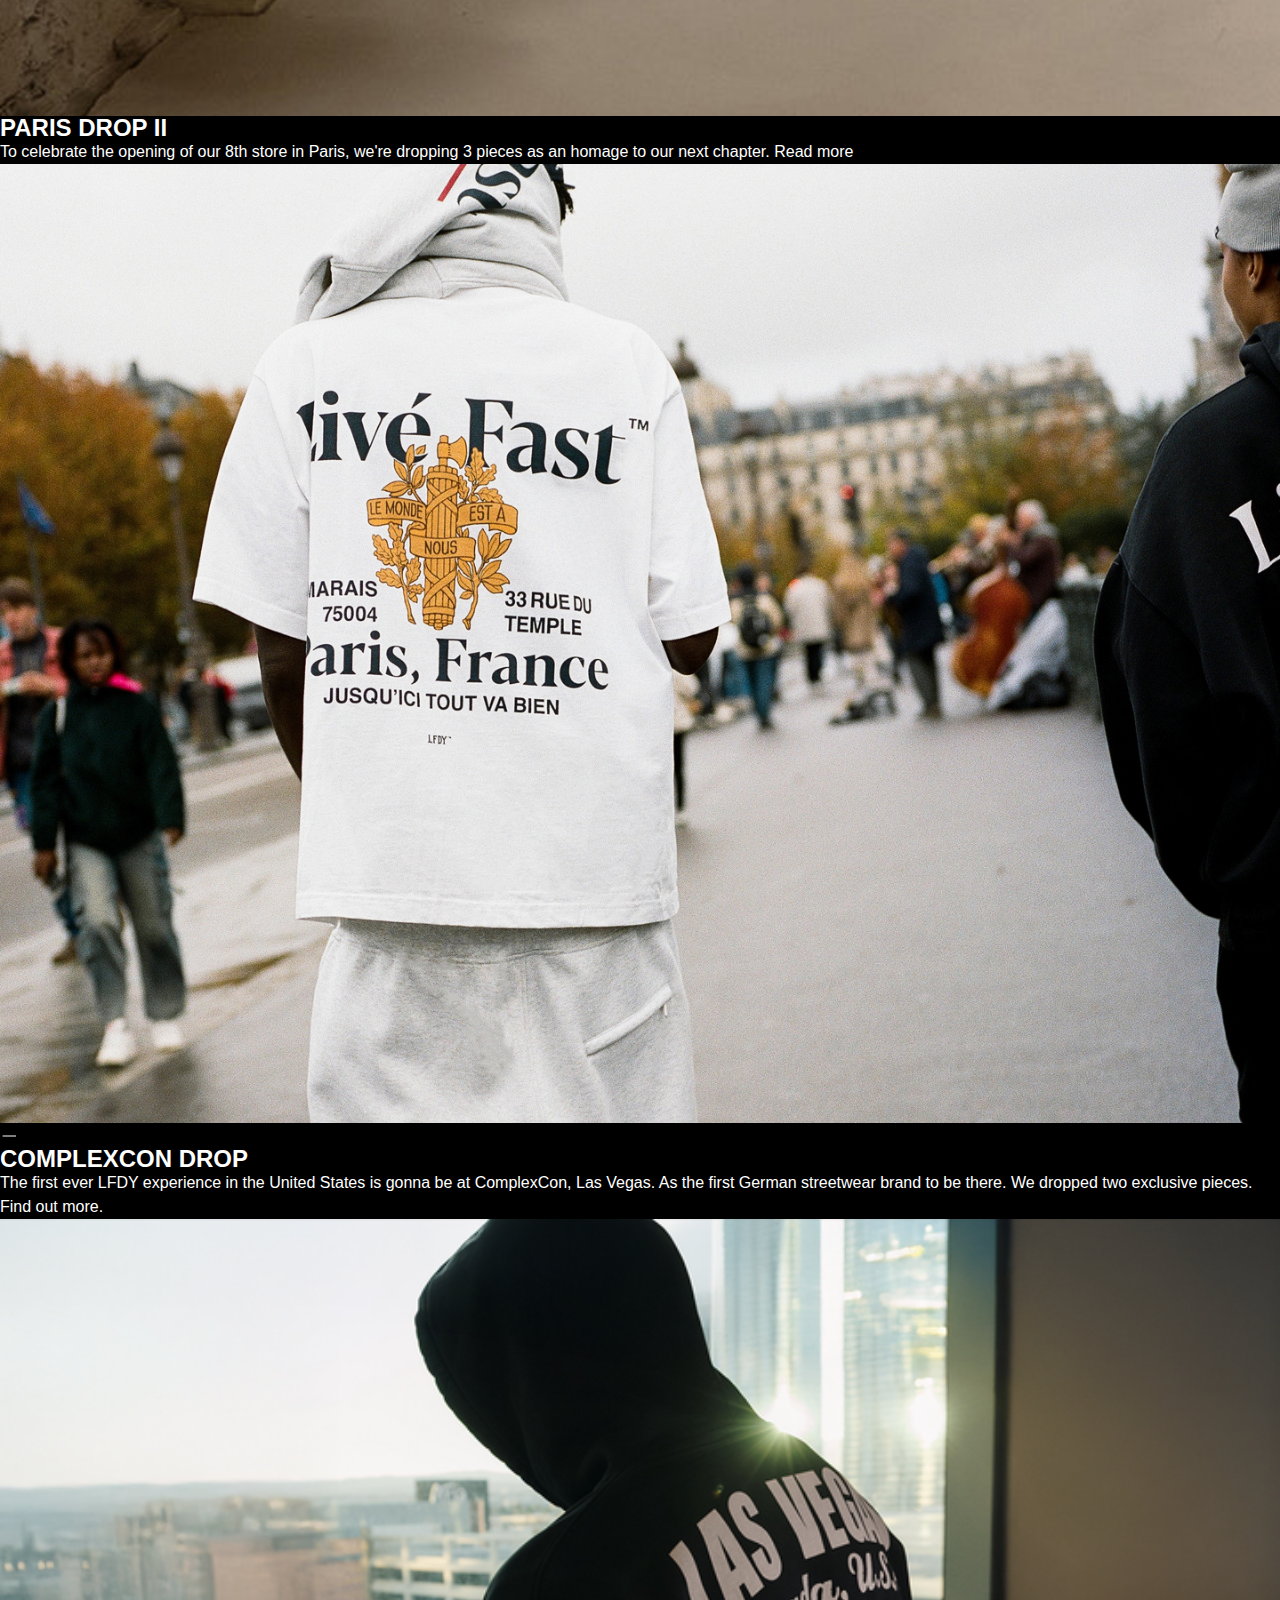
<file: eindopdracht/index.html>
<!DOCTYPE html>
<html lang="en">

<head>
    <meta charset="UTF-8">
    <meta name="viewport" content="width=device-width, initial-scale=1.0">
    <title>LFDY</title>
    <link rel="stylesheet" href="styles/shared.css">
    <link rel="stylesheet" href="styles/index.css">
    

</head>

<body>
    <header>
        <nav>
            <ul>
                <li>
                    <button aria-label="Open menu" aria-expanded="false">
                        <img src="images/menu.svg" alt="Menu">
                    </button>
                </li>
                <li>
                    <a href=""></a><svg width="24" height="24" viewBox="0 0 24 24" fill="none"
                        xmlns="http://www.w3.org/2000/svg">
                        <path
                            d="M11 19C15.4183 19 19 15.4183 19 11C19 6.58172 15.4183 3 11 3C6.58172 3 3 6.58172 3 11C3 15.4183 6.58172 19 11 19Z"
                            stroke="#111111" stroke-linecap="round" stroke-linejoin="round"></path>
                        <path d="M21.0004 21L16.6504 16.65" stroke="#111111" stroke-linecap="square"
                            stroke-linejoin="round"></path>
                    </svg>
                </li>
                <li>
                    <a href=""></a><svg width="68" height="24" viewBox="0 0 68 24" fill="none"
                        xmlns="http://www.w3.org/2000/svg">
                        <path
                            d="M30.4373 23.0704C30.8312 22.8254 31.2397 22.6009 31.6151 22.3307C32.1754 21.9273 32.6485 21.4403 32.7917 20.7258C32.8353 20.5083 32.8499 20.2808 32.8499 20.0581C32.8528 15.0409 32.826 10.0232 32.8691 5.00663C32.8807 3.65718 32.2982 2.77373 31.2042 2.13116C30.9459 1.97973 30.6834 1.8359 30.4169 1.61664C30.9092 1.52543 31.3986 1.40265 31.895 1.34828C33.771 1.14247 35.6512 1.17755 37.5261 1.35295C39.0757 1.49795 40.5398 1.90957 41.7129 3.01813C42.5195 3.77996 43.0414 4.73066 43.4197 5.76613C43.9475 7.20971 44.1901 8.71117 44.3531 10.2331C44.5317 11.8988 44.5014 13.5593 44.2809 15.2152C44.0574 16.8955 43.7316 18.5514 42.9425 20.0774C41.9969 21.9057 40.4845 22.9365 38.4839 23.2651C36.4455 23.5995 34.3943 23.6252 32.3413 23.4457C31.7018 23.3902 31.0686 23.2627 30.432 23.1686C30.4338 23.1358 30.4361 23.1031 30.4378 23.0704H30.4373ZM36.1836 4.40499V20.3843C36.7126 20.306 37.2194 20.2411 37.7222 20.1551C39.1182 19.9166 40.0493 19.1401 40.3885 17.7369C40.5823 16.9365 40.7685 16.1284 40.8715 15.3122C41.0024 14.2721 41.0979 13.2214 41.1101 12.1742C41.12 11.3323 41.0304 10.4816 40.8994 9.64783C40.7429 8.65328 40.5421 7.66049 40.2739 6.69109C40.0289 5.8053 39.447 5.16741 38.5561 4.84642C37.7932 4.57104 36.9989 4.4886 36.1842 4.40499H36.1836ZM42.1808 1.33834C43.3248 1.9733 44.2146 2.87839 44.9612 3.94426C46.6068 6.29292 48.2647 8.63282 49.9097 10.9815C49.9912 11.0978 50.0342 11.2668 50.0348 11.4112C50.0418 14.2463 50.0424 17.0809 50.0354 19.916C50.0348 20.1756 49.9964 20.4399 49.9365 20.693C49.7369 21.5356 49.1544 22.0817 48.4695 22.5377C48.2059 22.7131 47.9318 22.8727 47.6473 23.0487C49.1812 23.9141 50.4742 23.5252 51.6101 22.3483C53.0445 23.7673 54.3276 23.765 55.5764 23.0417C55.2906 22.864 55.0113 22.6932 54.7361 22.5172C53.6787 21.8425 53.1667 20.9047 53.1841 19.6166C53.2214 16.8897 53.1929 14.1616 53.2016 11.4334C53.2016 11.2721 53.2563 11.085 53.3476 10.9534C54.9403 8.67433 56.5254 6.39057 58.1525 4.13604C58.6605 3.43149 59.2552 2.78133 59.8697 2.16683C60.2398 1.79673 60.7257 1.54356 61.1615 1.2366C60.6657 0.978757 60.1414 0.791659 59.5659 0.78815C58.5918 0.782304 57.8778 1.32372 57.2179 1.94874C55.5577 0.640226 54.6249 0.477685 53.2377 1.25882C53.4885 1.40674 53.7346 1.54005 53.9685 1.69265C54.1792 1.83005 54.3916 1.97096 54.5761 2.13993C55.2453 2.75151 55.286 3.19879 54.7628 3.94484C53.9488 5.10661 53.1347 6.26895 52.32 7.43072C52.0936 7.75346 51.8644 8.07386 51.6165 8.4235C51.2365 7.88326 50.8798 7.37751 50.5242 6.87059C49.8376 5.89242 49.1497 4.91425 48.4648 3.93432C47.9434 3.18827 48.0016 2.71058 48.6836 2.10836C48.7488 2.05048 48.8163 1.99376 48.889 1.9464C49.2498 1.71195 49.6129 1.481 49.979 1.24654C48.4596 0.400507 47.1619 0.778795 46.0249 1.96336C44.5678 0.489378 43.2759 0.588189 42.0586 1.25473C42.1017 1.28396 42.1395 1.31378 42.1814 1.33717L42.1808 1.33834ZM17.3408 1.64179C17.6504 2.74099 17.6754 3.87176 17.6748 4.99961C17.6719 9.90976 17.6422 14.8205 17.6533 19.7307C17.6556 20.8205 17.2558 21.6519 16.3923 22.2758C16.0379 22.5319 15.6684 22.7669 15.2919 23.0212C16.8142 23.869 18.099 23.4814 19.2332 22.3161C20.7246 23.8071 22.0892 23.6621 23.1925 23.0019C22.9108 22.8213 22.6339 22.6459 22.3592 22.467C21.3315 21.7987 20.8003 20.8924 20.8224 19.6184C20.8643 17.2224 20.8346 14.8252 20.8346 12.4286V12.0012C21.4165 12.0836 21.9676 12.093 22.4744 12.2473C23.4317 12.5397 23.9519 13.3582 24.4954 14.1686C24.7957 13.6932 24.9708 13.2138 24.9615 12.6893C24.9464 11.8088 24.386 11.2224 23.7959 10.6658C25.3118 9.3666 25.1227 8.11245 24.468 7.15182C23.6749 8.5802 22.5704 9.45956 20.8532 9.2479V4.91015C20.8887 4.89612 20.9062 4.88267 20.9242 4.88267C22.5431 4.8739 24.1625 4.84058 25.7814 4.86806C26.67 4.88326 27.4038 5.28026 27.9159 6.03683C28.0689 6.26311 28.2202 6.49055 28.3692 6.71273C29.1594 5.44806 28.8545 4.31027 27.9799 3.26252C29.0459 1.68739 29.0931 1.18456 28.2871 0C28.2167 0.115182 28.162 0.229195 28.0852 0.325083C27.8443 0.627363 27.6249 0.956539 27.3421 1.2138C26.773 1.73124 26.0392 1.78445 25.3217 1.79439C23.7319 1.81544 22.141 1.81134 20.5512 1.79439C20.1287 1.78971 19.694 1.7482 19.2873 1.63886C18.5704 1.4465 17.8709 1.18866 17.1331 0.948353C17.2046 1.18398 17.278 1.41142 17.3431 1.64179H17.3408ZM6.5714 19.115C6.5714 14.3405 6.5714 9.56539 6.5714 4.79088C6.5714 4.59618 6.54347 4.39388 6.5842 4.20795C6.66392 3.84194 6.73957 3.46424 6.8961 3.12921C7.16785 2.54687 7.67877 2.17443 8.19842 1.82713C8.43409 1.66985 8.67966 1.52719 8.94792 1.36114C7.40469 0.52212 6.11402 0.876437 4.97114 2.07854C4.43521 1.53303 3.85795 1.09569 3.11951 0.943091C2.36244 0.786981 1.6723 1.00448 1.0031 1.34711C1.42266 1.63243 1.83581 1.88794 2.22162 2.18028C2.99847 2.76847 3.38486 3.55194 3.38311 4.54297C3.37555 9.42506 3.37962 14.3072 3.37962 19.1887C3.37962 19.2951 3.37962 19.4015 3.37962 19.5266C2.32404 19.7757 1.35457 20.1569 0.638825 21.0187C-0.080997 21.8864 -0.143261 23.2452 0.20763 24C0.756953 23.0639 1.23761 22.6915 2.36593 22.4465C3.83235 22.129 5.29934 22.3033 6.76226 22.4775C7.85684 22.6079 8.94559 22.792 10.0413 22.9131C10.7425 22.9903 11.4542 22.9692 12.156 23.0417C12.8374 23.1119 13.4874 23.2996 13.939 23.8883C14.3678 22.8248 13.7673 21.4905 12.586 20.8877C13.0172 20.3522 13.3832 19.7897 13.4752 19.0822C13.5665 18.3812 13.4566 17.727 13.1289 17.0686C13.0032 17.3025 12.9125 17.5089 12.7891 17.6936C12.4493 18.2011 12.1193 18.7186 11.7422 19.1974C11.3204 19.7324 10.7513 19.9903 10.0565 19.9265C9.40064 19.8657 8.74308 19.8207 8.08844 19.7494C7.58974 19.695 7.09395 19.6108 6.5714 19.5365V19.1167V19.115ZM66.9061 0.813292C66.6169 0.759501 66.4802 0.877607 66.397 1.16059C66.2614 1.62249 66.0804 2.07094 65.9041 2.56441C65.6835 1.95342 65.4781 1.38336 65.2803 0.83434H64.6122V3.24732H65.0341V1.5038C65.2809 2.01774 65.4636 2.53693 65.6428 3.0573C65.6859 3.18242 65.7295 3.27305 65.8971 3.26895C66.0629 3.26486 66.1304 3.20873 66.1776 3.05028C66.2817 2.69772 66.4103 2.35217 66.5308 2.00487C66.5942 1.82187 66.6629 1.64003 66.7292 1.45761C66.7514 1.46287 66.774 1.46813 66.7962 1.4734V3.24557H67.2V0.81563C67.0801 0.81563 66.9911 0.829078 66.9067 0.813292H66.9061ZM62.9201 3.24147H63.3873V1.2138H64.1706V0.838433H62.1432V1.22257H62.9195V3.24206L62.9201 3.24147Z"
                            fill="#111111"></path>
                    </svg>
                </li>
                <li>
                    <a href=""></a><svg width="24" height="24" viewBox="0 0 24 24" fill="none"
                        xmlns="http://www.w3.org/2000/svg">
                        <path
                            d="M3.5 4.37058C3.5 3.93128 3.90429 3.5 4.5 3.5H19.5C20.0957 3.5 20.5 3.93128 20.5 4.37058V19.6271C20.5 19.9515 20.3058 20.231 19.9881 20.3864C19.6694 20.5422 19.2684 20.5478 18.9281 20.3405L13.0922 16.7856C12.4286 16.3814 11.5714 16.3814 10.9078 16.7856L5.07194 20.3405C4.73162 20.5478 4.33059 20.5422 4.01186 20.3864C3.69424 20.231 3.5 19.9515 3.5 19.6271V4.37058Z"
                            stroke="#111111"></path>
                    </svg>
                </li>
                <li>
                    <a href=""></a><svg xmlns="http://www.w3.org/2000/svg" width="20px" height="24" viewBox="0 0 20 20"
                        fill="none">
                        <path d="M1 19H19V6.72723H1V19Z" stroke="#111111" stroke-linecap="round"
                            stroke-linejoin="round"></path>
                        <path d="M14 6.72728V1H6V6.72728H14Z" stroke="#111111" stroke-linecap="round"
                            stroke-linejoin="round"></path>
                    </svg>
                </li>
            </ul>
            <ul>
                <li>
                    <button type="button">sluit x</button>
                </li>
                <li><a href="#">New In</a></li>
                <li><a href="#">See All</a></li>
                <li><a href="#">Highlights</a></li>
                <li><a href="#">Basics</a></li>
                <li><a href="#">Collections</a></li>
                <li><a href="#">Stores</a></li>
                <li><a href="#">App</a></li>
                <li><a href="#">Brand</a></li>
            </ul>
        </nav>
    </header>
    <main>
        <h1 class="visually-hidden">LFDY</h1>
        <section>
            <ul>
              <li><h2>All Products</h2></li>
              <li><img src="images/home.jpg" alt="Alle Producten"></li>
              <li>
                <svg width="22" height="22" xmlns="http://www.w3.org/2000/svg">
                  <path d="M17 8L21 12M21 12L17 16M21 12H3"
                        stroke="white" stroke-linecap="round" stroke-linejoin="round"/>
                </svg>
              </li>
            </ul>
          </section>
        <section>
            <h2 class="visually-hidden">Winkels</h2>
            <ul>
                <li>
                    <a href="#">
                        <h3>Berlijn</h3>
                        <img src="images/berlijn.jpg" alt="Winkel in Berlijn">
                    </a>
                </li>
                <li>
                    <a href="#">
                        <h3>Amsterdam</h3>
                        <img src="images/amsterdam.jpg" alt="Winkel in Amsterdam">
                    </a>
                </li>
                <li>
                    <a href="#">
                        <h3>London</h3>
                        <img src="images/london.jpg" alt="Winkel in London">
                    </a>
                </li>
                <li>
                    <a href="#">
                        <h3>Dusseldorf</h3>
                        <img src="images/dusseldorf.jpg" alt="Winkel in Dusseldorf">

                    </a>
                </li>
                <li>
                    <a href="#">
                        <h3>Hamburg</h3>
                        <img src="images/hamburg.jpg" alt="Winkel in Hamburg">
                    </a>
                </li>
                <li>
                    <a href="#">
                        <h3>Cologne</h3>
                        <img src="images/cologne.jpg" alt="Winkel in Cologne">
                    </a>
                </li>
            </ul>
        </section>
        <section>
            <article>
                <a href="#">
                    <h2>PARIS DROP II</h2>
                    <p>To celebrate the opening of our 8th store in Paris, we're dropping
                        3 pieces as an homage to our next chapter. Read more
                    </p>
                    <img src="images/parisdrop.jpg" alt="Nieuwe Parijs drop">
                    <svg width="22" height="22" xmlns="http://www.w3.org/2000/svg">
                        <path d="M17 8L21 12M21 12L17 16M21 12H3"
                              stroke="white" stroke-linecap="round" stroke-linejoin="round"/>
                    </svg>
                </a>
            </article>

            <article>
                <a href="#">
                    <h2>COMPLEXCON DROP</h2>
                    <p>The first ever LFDY experience in the United States is
                        gonna be at ComplexCon, Las Vegas. As the first German
                        streetwear brand to be there. We dropped two exclusive
                        pieces. Find out more.
                    </p>
                    <img src="images/complexcon.png" alt="ComplexCon Drop">
                    <svg width="22" height="22" xmlns="http://www.w3.org/2000/svg">
                        <path d="M17 8L21 12M21 12L17 16M21 12H3"
                              stroke="white" stroke-linecap="round" stroke-linejoin="round"/>
                    </svg>
                </a>
            </article>

            <article>
            <a href="#">
                <h2>THE NEW WINTER COLLECTION</h2>
                <p>The new Winter Collection styled by Veneda Carter features
                    a wide variety of new styles, as well as reinvented classics.
                    Find out more.
                </p>
                <img src="images/winter.png" alt="Nieuwe winter collectie">
                <svg width="22" height="22" xmlns="http://www.w3.org/2000/svg">
                    <path d="M17 8L21 12M21 12L17 16M21 12H3"
                          stroke="white" stroke-linecap="round" stroke-linejoin="round"/>
                </svg>
            </a>
            </article>
        </section>

        <section>
            <figure>
                <img src="images/piersmal.jpg" alt="Model bij de zee met LFDY aan">
                <figcaption>
                    <h2>Newsletter</h2>
                    <p>Sign up below and join our mailing list</p>

                    <form>
                        <label for="email" class="visually-hidden">Email Address</label>
                        <input id="email" type="email" placeholder="Email Address">
                    </form>
                </figcaption>
            </figure>
        </section>
        <!-- einde newsletter -->

        <!-- Productcategorieën -->
        <section>
            <h2 class="visually-hidden">Product categories</h2>

            <nav>
                <ul>
                    <li>
                        <h3>Tops</h3>
                        <ul>
                            <li><a href="#">Hoodies</a></li>
                            <li><a href="#"">Sweaters</a></li>
                            <li><a href="#">Tees</a></li>
                            <li><a href="#">Longsleeves</a></li>
                            <li><a href="#">Tracksuits</a></li>
                        </ul>
                    </li>

                    <li>
                        <h3>Bottoms</h3>
                        <ul>
                            <li><a href="#">Jorts</a></li>
                            <li><a href="#">Baggy Joggers</a></li>
                            <li><a href="#">Baggy Jeans</a></li>
                            <li><a href="#">Trackpants</a></li>
                            <li><a href="#">Joggers</a></li>
                        </ul>
                    </li>

                    <li>
                        <h3>Accessories</h3>
                        <ul>
                            <li><a href="#">Hats</a></li>
                            <li><a href="#">Bags</a></li>
                            <li><a href="#">Socks</a></li>
                        </ul>
                    </li>

                    <li>
                        <h3>Highlights</h3>
                        <ul>
                            <li><a href="#">New Arrivals</a></li>
                            <li><a href="#">Fall Selection</a></li>
                            <li><a href="#">Puffer Jackets</a></li>
                            <li><a href="#">Streetwear</a></li>
                            <li><a href="#">Sweat Sets</a></li>
                        </ul>
                    </li>
                </ul>
            </nav>
        </section>
    </main>
    <footer>
        <section>
            <h2 class="visually-hidden">Footer</h2>
    
            <ul>
                <!-- CUSTOMER SERVICE -->
                <li>
                    <h3>Customer Service</h3>
                    <ul>
                        <li><a href="#">Support</a></li>
                        <li><a href="#">Retourneren</a></li>
                        <li><a href="#">Verzendvoorwaarden</a></li>
                        <li><a href="#">Bonuspunten</a></li>
                    </ul>
                </li>
    
                <!-- COMPANY -->
                <li>
                    <h3>Company</h3>
                    <ul>
                        <li><a href="#">About</a></li>
                        <li><a href="#">Stores</a></li>
                        <li><a href="#">Jobs</a></li>
                        <li><a href="#">Social Responsibility</a></li>
                    </ul>
                </li>
    
                <!-- LEGAL -->
                <li>
                    <h3>Legal</h3>
                    <ul>
                        <li><a href="#">Algemene Voorwaarden</a></li>
                        <li><a href="#">Opdruk</a></li>
                        <li><a href="#">Gegevensbescherming</a></li>
                        <li><a href="#">Cookie-instellingen</a></li>
                    </ul>
                </li>
    
                <!-- STORES -->
                <li>
                    <h3>Stores</h3>
                    <ul>
                        <li><a href="#">Paris</a></li>
                        <li><a href="#">Amsterdam</a></li>
                        <li><a href="#">Berlin</a></li>
                        <li><a href="#">View all</a></li>
                    </ul>
                </li>
            </ul>
    
            <p>© LIVE FAST DIE YOUNG 2025</p>
        </section>
    </footer>
    <script src="javascript/script.js"></script>
</body>

</html>
</file>
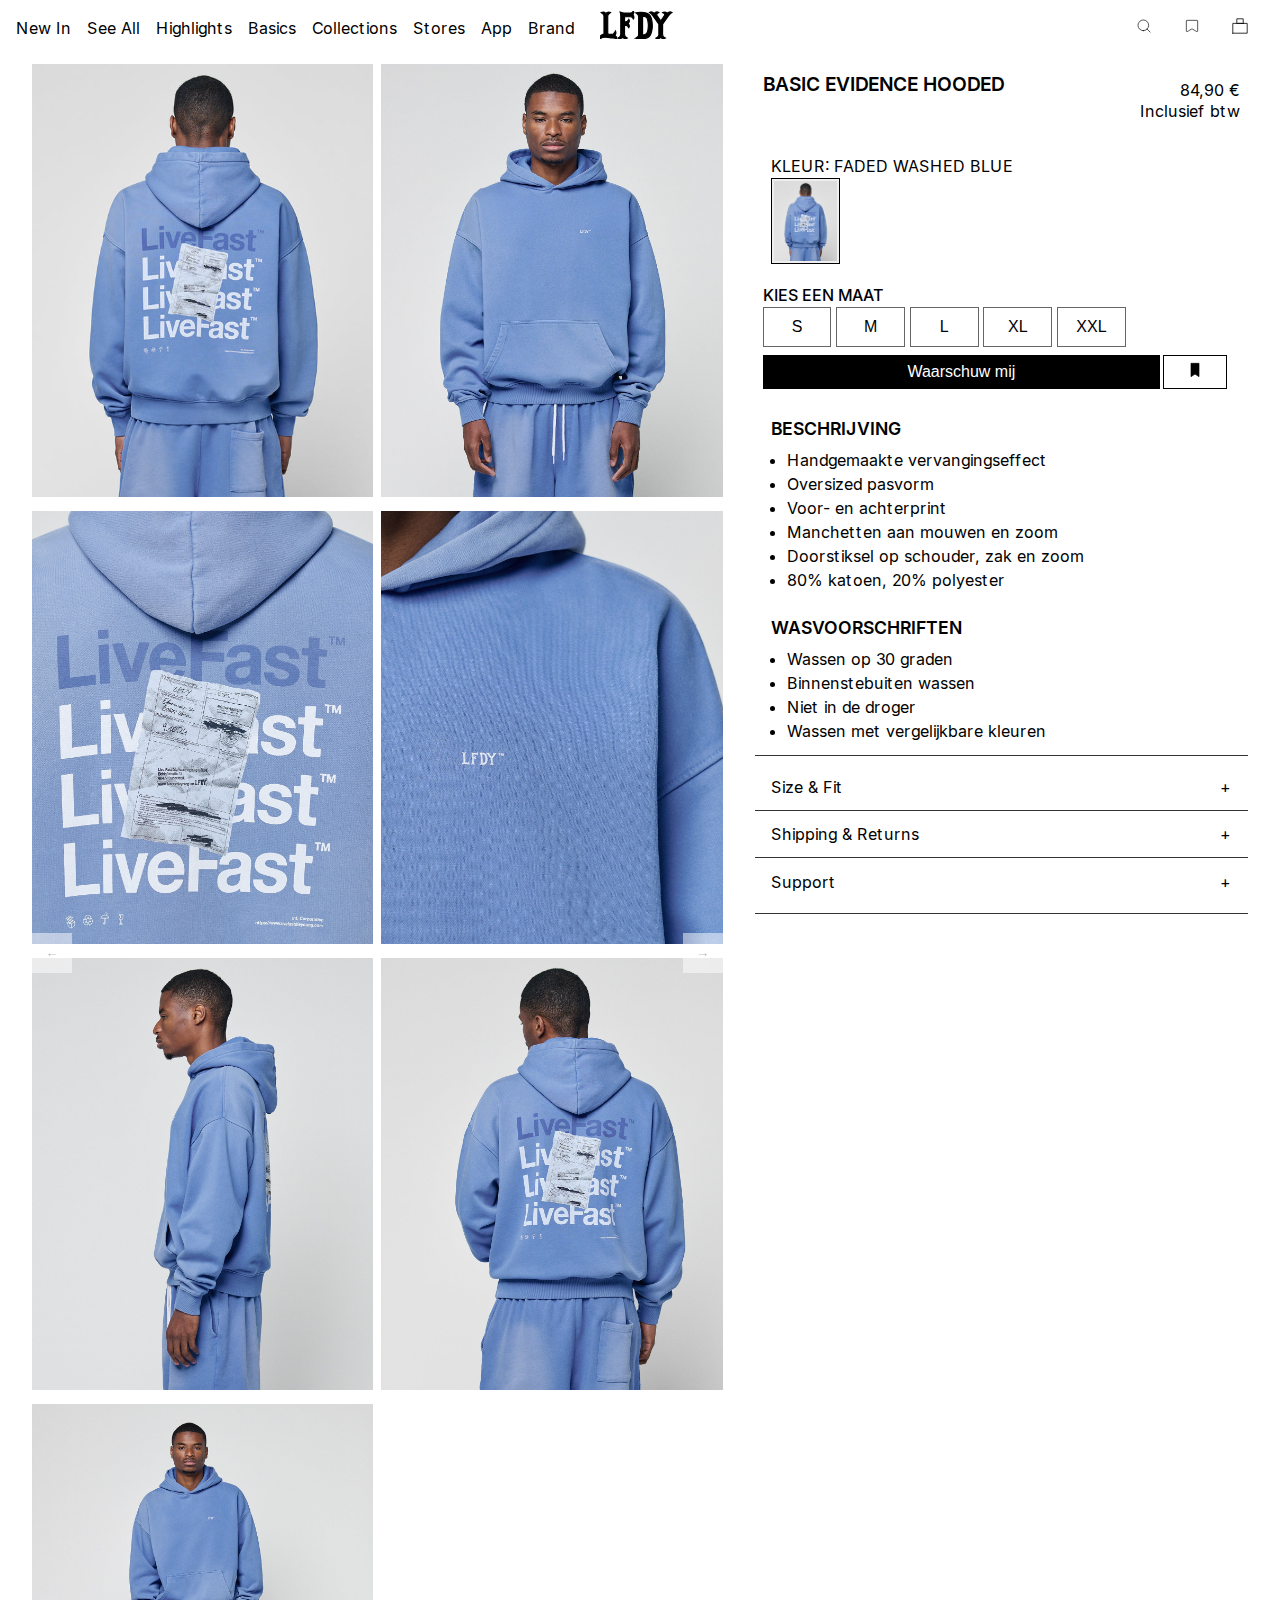
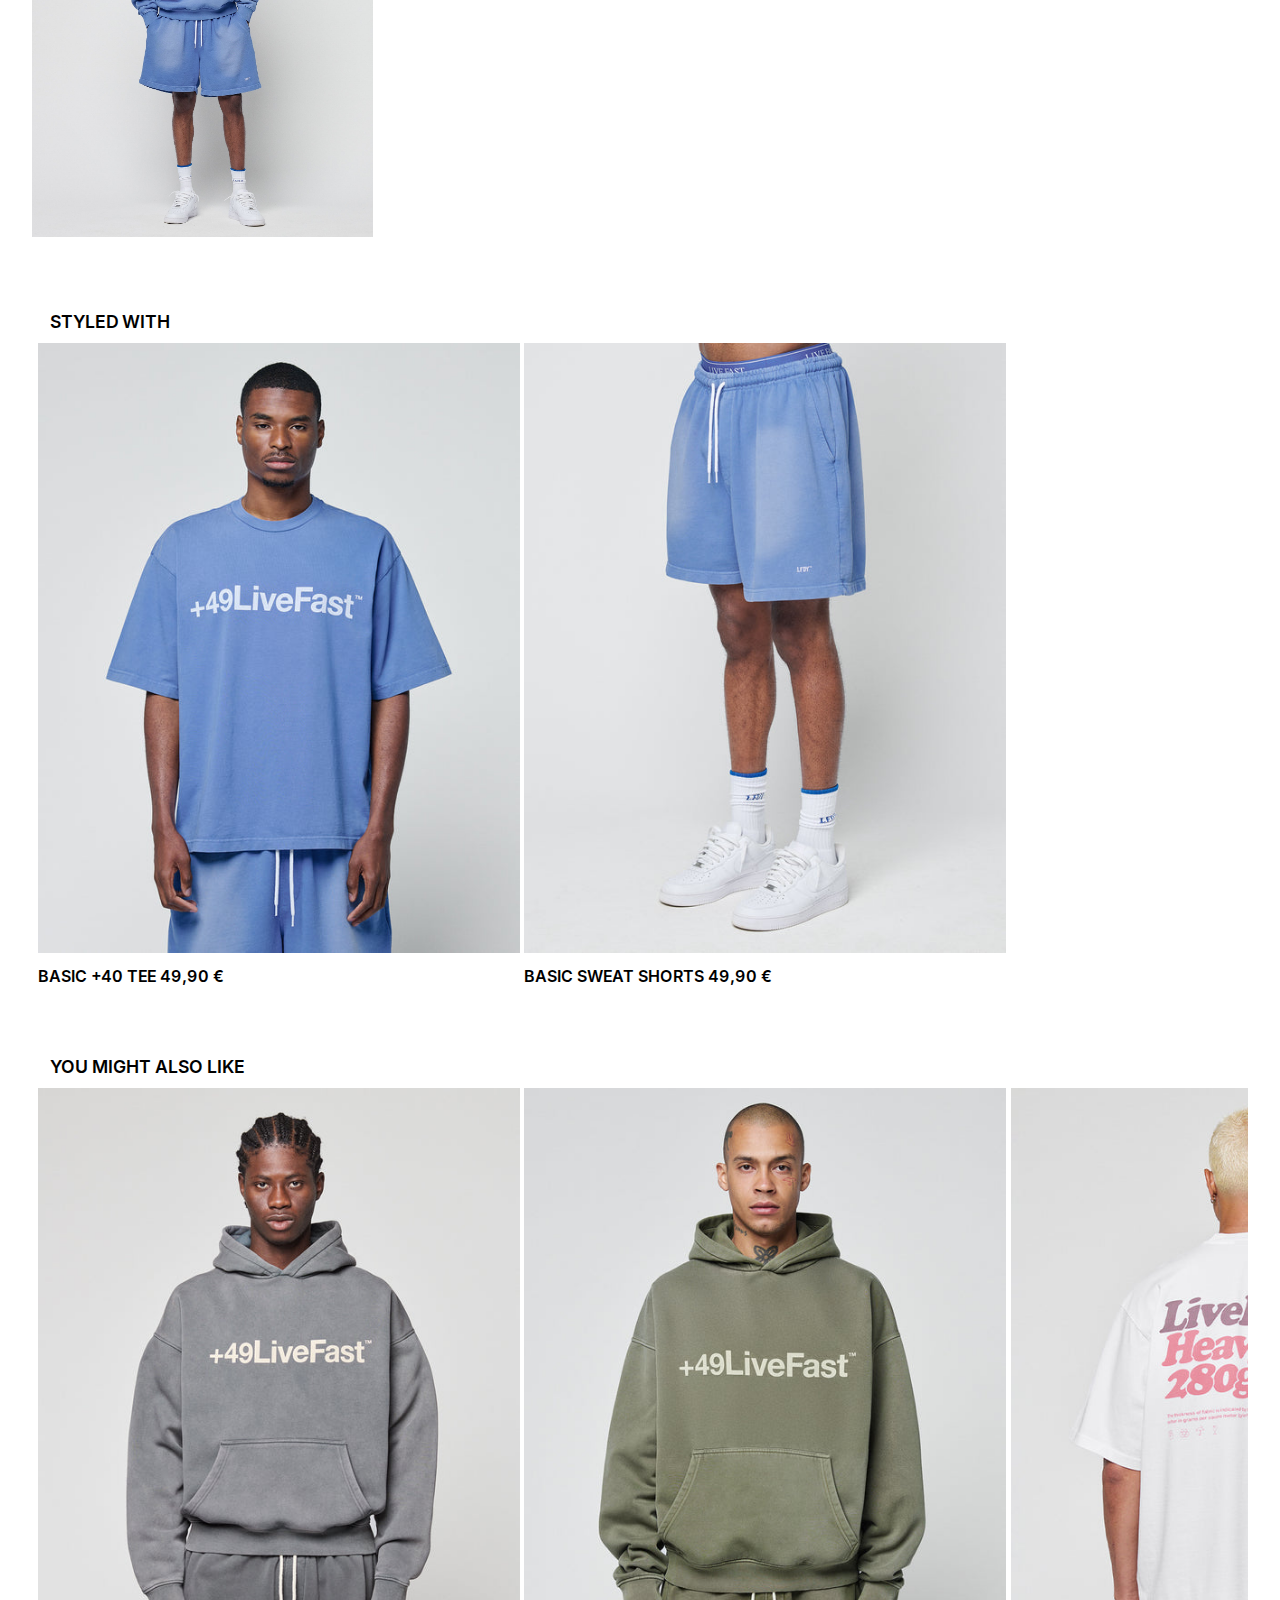
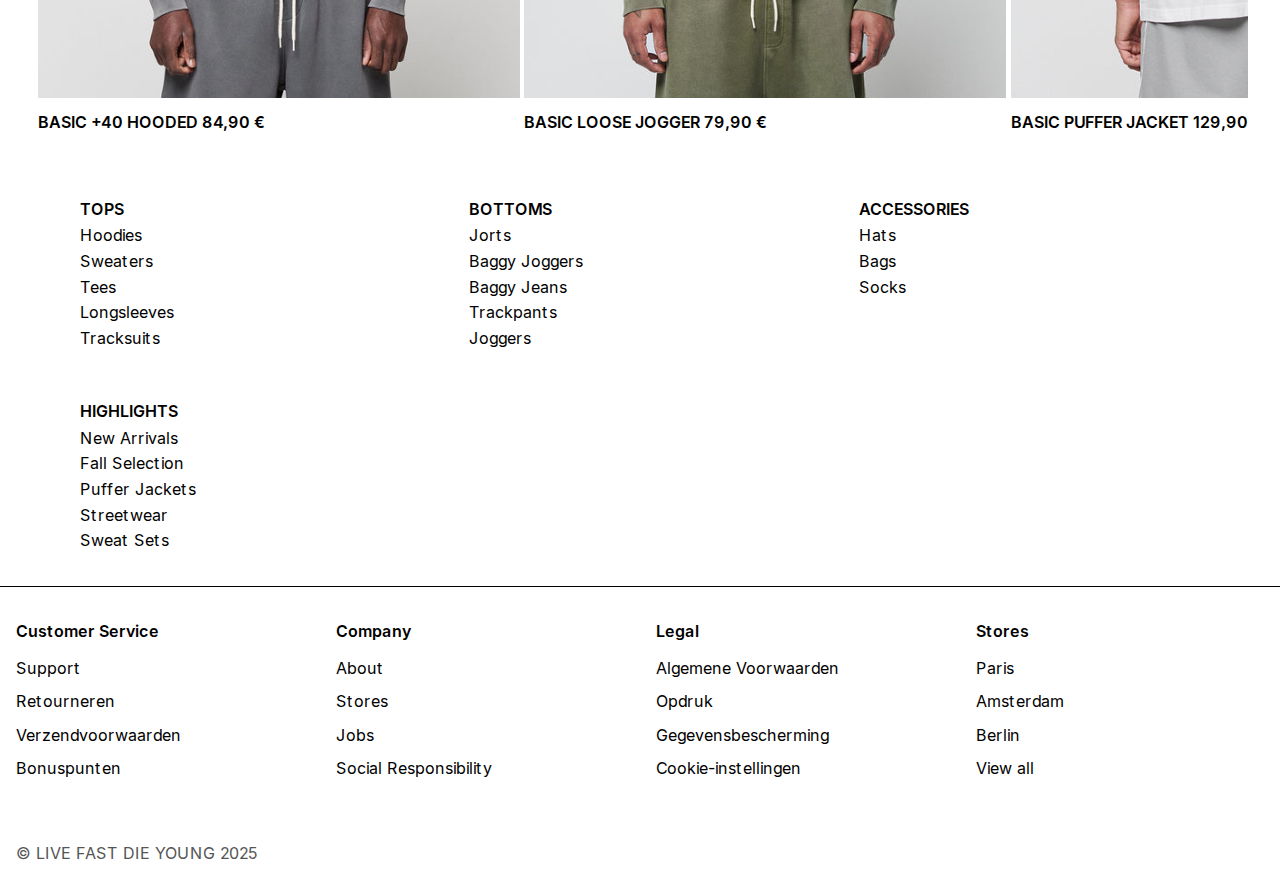
<file: product.html>
<!DOCTYPE html>
<html lang="en">

<head>
    <meta charset="UTF-8">
    <meta name="viewport" content="width=device-width, initial-scale=1.0">
    <title>PRODUCT-LFDY</title>
    <link rel="stylesheet" href="styles/shared.css">
    <link rel="stylesheet" href="styles/product.css">
</head>

<body>
    <header>
        <nav aria-label="Hoofd navigatie">
            <ul>
                <li>
                    <button aria-label="Open menu" aria-expanded="false">
                        <img src="images/menu.svg" alt="">
                    </button>
                </li>
                <li>
                    <a href="#" aria-label="Zoeken">
                        <svg width="24" height="24" viewBox="0 0 24 24" fill="none" xmlns="http://www.w3.org/2000/svg"
                            aria-hidden="true" focusable="false">
                            <path
                                d="M11 19C15.4183 19 19 15.4183 19 11C19 6.58172 15.4183 3 11 3C6.58172 3 3 6.58172 3 11C3 15.4183 6.58172 19 11 19Z"
                                stroke="#111111" stroke-linecap="round" stroke-linejoin="round"></path>
                            <path d="M21.0004 21L16.6504 16.65" stroke="#111111" stroke-linecap="square"
                                stroke-linejoin="round"></path>
                        </svg>
                    </a>
                </li>
                <li>
                    <a href="index.html" aria-label="Terug naar homepagina LFDY">
                        <svg width="68" height="24" viewBox="0 0 68 24" fill="none" xmlns="http://www.w3.org/2000/svg"
                            aria-hidden="true" focusable="false">
                            <path
                                d="M30.4373 23.0704C30.8312 22.8254 31.2397 22.6009 31.6151 22.3307C32.1754 21.9273 32.6485 21.4403 32.7917 20.7258C32.8353 20.5083 32.8499 20.2808 32.8499 20.0581C32.8528 15.0409 32.826 10.0232 32.8691 5.00663C32.8807 3.65718 32.2982 2.77373 31.2042 2.13116C30.9459 1.97973 30.6834 1.8359 30.4169 1.61664C30.9092 1.52543 31.3986 1.40265 31.895 1.34828C33.771 1.14247 35.6512 1.17755 37.5261 1.35295C39.0757 1.49795 40.5398 1.90957 41.7129 3.01813C42.5195 3.77996 43.0414 4.73066 43.4197 5.76613C43.9475 7.20971 44.1901 8.71117 44.3531 10.2331C44.5317 11.8988 44.5014 13.5593 44.2809 15.2152C44.0574 16.8955 43.7316 18.5514 42.9425 20.0774C41.9969 21.9057 40.4845 22.9365 38.4839 23.2651C36.4455 23.5995 34.3943 23.6252 32.3413 23.4457C31.7018 23.3902 31.0686 23.2627 30.432 23.1686C30.4338 23.1358 30.4361 23.1031 30.4378 23.0704H30.4373ZM36.1836 4.40499V20.3843C36.7126 20.306 37.2194 20.2411 37.7222 20.1551C39.1182 19.9166 40.0493 19.1401 40.3885 17.7369C40.5823 16.9365 40.7685 16.1284 40.8715 15.3122C41.0024 14.2721 41.0979 13.2214 41.1101 12.1742C41.12 11.3323 41.0304 10.4816 40.8994 9.64783C40.7429 8.65328 40.5421 7.66049 40.2739 6.69109C40.0289 5.8053 39.447 5.16741 38.5561 4.84642C37.7932 4.57104 36.9989 4.4886 36.1842 4.40499H36.1836ZM42.1808 1.33834C43.3248 1.9733 44.2146 2.87839 44.9612 3.94426C46.6068 6.29292 48.2647 8.63282 49.9097 10.9815C49.9912 11.0978 50.0342 11.2668 50.0348 11.4112C50.0418 14.2463 50.0424 17.0809 50.0354 19.916C50.0348 20.1756 49.9964 20.4399 49.9365 20.693C49.7369 21.5356 49.1544 22.0817 48.4695 22.5377C48.2059 22.7131 47.9318 22.8727 47.6473 23.0487C49.1812 23.9141 50.4742 23.5252 51.6101 22.3483C53.0445 23.7673 54.3276 23.765 55.5764 23.0417C55.2906 22.864 55.0113 22.6932 54.7361 22.5172C53.6787 21.8425 53.1667 20.9047 53.1841 19.6166C53.2214 16.8897 53.1929 14.1616 53.2016 11.4334C53.2016 11.2721 53.2563 11.085 53.3476 10.9534C54.9403 8.67433 56.5254 6.39057 58.1525 4.13604C58.6605 3.43149 59.2552 2.78133 59.8697 2.16683C60.2398 1.79673 60.7257 1.54356 61.1615 1.2366C60.6657 0.978757 60.1414 0.791659 59.5659 0.78815C58.5918 0.782304 57.8778 1.32372 57.2179 1.94874C55.5577 0.640226 54.6249 0.477685 53.2377 1.25882C53.4885 1.40674 53.7346 1.54005 53.9685 1.69265C54.1792 1.83005 54.3916 1.97096 54.5761 2.13993C55.2453 2.75151 55.286 3.19879 54.7628 3.94484C53.9488 5.10661 53.1347 6.26895 52.32 7.43072C52.0936 7.75346 51.8644 8.07386 51.6165 8.4235C51.2365 7.88326 50.8798 7.37751 50.5242 6.87059C49.8376 5.89242 49.1497 4.91425 48.4648 3.93432C47.9434 3.18827 48.0016 2.71058 48.6836 2.10836C48.7488 2.05048 48.8163 1.99376 48.889 1.9464C49.2498 1.71195 49.6129 1.481 49.979 1.24654C48.4596 0.400507 47.1619 0.778795 46.0249 1.96336C44.5678 0.489378 43.2759 0.588189 42.0586 1.25473C42.1017 1.28396 42.1395 1.31378 42.1814 1.33717L42.1808 1.33834ZM17.3408 1.64179C17.6504 2.74099 17.6754 3.87176 17.6748 4.99961C17.6719 9.90976 17.6422 14.8205 17.6533 19.7307C17.6556 20.8205 17.2558 21.6519 16.3923 22.2758C16.0379 22.5319 15.6684 22.7669 15.2919 23.0212C16.8142 23.869 18.099 23.4814 19.2332 22.3161C20.7246 23.8071 22.0892 23.6621 23.1925 23.0019C22.9108 22.8213 22.6339 22.6459 22.3592 22.467C21.3315 21.7987 20.8003 20.8924 20.8224 19.6184C20.8643 17.2224 20.8346 14.8252 20.8346 12.4286V12.0012C21.4165 12.0836 21.9676 12.093 22.4744 12.2473C23.4317 12.5397 23.9519 13.3582 24.4954 14.1686C24.7957 13.6932 24.9708 13.2138 24.9615 12.6893C24.9464 11.8088 24.386 11.2224 23.7959 10.6658C25.3118 9.3666 25.1227 8.11245 24.468 7.15182C23.6749 8.5802 22.5704 9.45956 20.8532 9.2479V4.91015C20.8887 4.89612 20.9062 4.88267 20.9242 4.88267C22.5431 4.8739 24.1625 4.84058 25.7814 4.86806C26.67 4.88326 27.4038 5.28026 27.9159 6.03683C28.0689 6.26311 28.2202 6.49055 28.3692 6.71273C29.1594 5.44806 28.8545 4.31027 27.9799 3.26252C29.0459 1.68739 29.0931 1.18456 28.2871 0C28.2167 0.115182 28.162 0.229195 28.0852 0.325083C27.8443 0.627363 27.6249 0.956539 27.3421 1.2138C26.773 1.73124 26.0392 1.78445 25.3217 1.79439C23.7319 1.81544 22.141 1.81134 20.5512 1.79439C20.1287 1.78971 19.694 1.7482 19.2873 1.63886C18.5704 1.4465 17.8709 1.18866 17.1331 0.948353C17.2046 1.18398 17.278 1.41142 17.3431 1.64179H17.3408ZM6.5714 19.115C6.5714 14.3405 6.5714 9.56539 6.5714 4.79088C6.5714 4.59618 6.54347 4.39388 6.5842 4.20795C6.66392 3.84194 6.73957 3.46424 6.8961 3.12921C7.16785 2.54687 7.67877 2.17443 8.19842 1.82713C8.43409 1.66985 8.67966 1.52719 8.94792 1.36114C7.40469 0.52212 6.11402 0.876437 4.97114 2.07854C4.43521 1.53303 3.85795 1.09569 3.11951 0.943091C2.36244 0.786981 1.6723 1.00448 1.0031 1.34711C1.42266 1.63243 1.83581 1.88794 2.22162 2.18028C2.99847 2.76847 3.38486 3.55194 3.38311 4.54297C3.37555 9.42506 3.37962 14.3072 3.37962 19.1887C3.37962 19.2951 3.37962 19.4015 3.37962 19.5266C2.32404 19.7757 1.35457 20.1569 0.638825 21.0187C-0.080997 21.8864 -0.143261 23.2452 0.20763 24C0.756953 23.0639 1.23761 22.6915 2.36593 22.4465C3.83235 22.129 5.29934 22.3033 6.76226 22.4775C7.85684 22.6079 8.94559 22.792 10.0413 22.9131C10.7425 22.9903 11.4542 22.9692 12.156 23.0417C12.8374 23.1119 13.4874 23.2996 13.939 23.8883C14.3678 22.8248 13.7673 21.4905 12.586 20.8877C13.0172 20.3522 13.3832 19.7897 13.4752 19.0822C13.5665 18.3812 13.4566 17.727 13.1289 17.0686C13.0032 17.3025 12.9125 17.5089 12.7891 17.6936C12.4493 18.2011 12.1193 18.7186 11.7422 19.1974C11.3204 19.7324 10.7513 19.9903 10.0565 19.9265C9.40064 19.8657 8.74308 19.8207 8.08844 19.7494C7.58974 19.695 7.09395 19.6108 6.5714 19.5365V19.1167V19.115Z"
                                fill="#111111"></path>
                        </svg>
                    </a>
                </li>
                <li>
                    <a href="#" aria-label="Naar favorieten">
                        <svg width="24" height="24" viewBox="0 0 24 24" fill="none" xmlns="http://www.w3.org/2000/svg"
                            aria-hidden="true" focusable="false">
                            <path
                                d="M3.5 4.37058C3.5 3.93128 3.90429 3.5 4.5 3.5H19.5C20.0957 3.5 20.5 3.93128 20.5 4.37058V19.6271C20.5 19.9515 20.3058 20.231 19.9881 20.3864C19.6694 20.5422 19.2684 20.5478 18.9281 20.3405L13.0922 16.7856C12.4286 16.3814 11.5714 16.3814 10.9078 16.7856L5.07194 20.3405C4.73162 20.5478 4.33059 20.5422 4.01186 20.3864C3.69424 20.231 3.5 19.9515 3.5 19.6271V4.37058Z"
                                stroke="#111111"></path>
                        </svg>
                    </a>
                </li>
                <li>
                    <a href="#" aria-label="Naar winkelmand">
                        <svg xmlns="http://www.w3.org/2000/svg" width="20px" height="24" viewBox="0 0 20 20" fill="none"
                            aria-hidden="true" focusable="false">
                            <path d="M1 19H19V6.72723H1V19Z" stroke="#111111" stroke-linecap="round"
                                stroke-linejoin="round"></path>
                            <path d="M14 6.72728V1H6V6.72728H14Z" stroke="#111111" stroke-linecap="round"
                                stroke-linejoin="round"></path>
                        </svg>
                    </a>
                </li>
            </ul>
            <ul>
                <li>
                    <button type="button" aria-label="Sluit menu">sluit x</button>
                </li>
                <li><a href="#">New In</a></li>
                <li><a href="#">See All</a></li>
                <li><a href="#">Highlights</a></li>
                <li><a href="#">Basics</a></li>
                <li><a href="#">Collections</a></li>
                <li><a href="#">Stores</a></li>
                <li><a href="#">App</a></li>
                <li><a href="#">Brand</a></li>
            </ul>
        </nav>
    </header>
    <main aria-label="Productpagina Basic Evidence Hooded">
        <h1 class="visually-hidden">Productpagina LFDY</h1>

        <section aria-label="Productafbeeldingen">
            <ul>
                <li>
                    <figure>
                        <img src="images/product.jpg" alt="Basic Evidence Hooded vooraanzicht">
                        <figcaption>Model is 183 cm and 73 kg wearing size M</figcaption>
                    </figure>
                </li>
                <li>
                    <figure>
                        <img src="images/pvoor.jpg" alt="Basic Evidence Hooded front view">
                        <figcaption>Model is 183 cm and 73 kg wearing size M</figcaption>
                    </figure>
                </li>
                <li>
                    <figure>
                        <img src="images/plivery.jpg" alt="Basic Evidence Hooded zijaanzicht">
                        <figcaption>Model is 183 cm and 73 kg wearing size M</figcaption>
                    </figure>
                </li>
                <li>
                    <figure>
                        <img src="images/pzoom.jpg" alt="Basic Evidence Hooded detail view">
                        <figcaption>Model is 183 cm and 73 kg wearing size M</figcaption>
                    </figure>
                </li>
                <li>
                    <figure>
                        <img src="images/pzij.jpg" alt="Basic Evidence Hooded half zijaanzicht">
                        <figcaption>Model is 183 cm and 73 kg wearing size M</figcaption>
                    </figure>
                </li>
                <li>
                    <figure>
                        <img src="images/pachter.jpg" alt="Basic Evidence Hooded achteraanzicht">
                        <figcaption>Model is 183 cm and 73 kg wearing size M</figcaption>
                    </figure>
                </li>
                <li>
                    <figure>
                        <img src="images/pfit.jpg" alt="Basic Evidence Hooded volledige outfit">
                        <figcaption>Model is 183 cm and 73 kg wearing size M</figcaption>
                    </figure>
                </li>
            </ul>
        </section>

        <section aria-label="Product informatie">
            <h2 class="visually-hidden">Product informatie</h2>

            <section aria-label="Titel en prijs">
                <h2>Basic Evidence Hooded</h2>
                <p>84,90 €<br>Inclusief btw</p>
            </section>

            <section aria-label="Kleurselectie">
                <h2 class="visually-hidden">Kleur</h2>
                <p>Kleur: Faded Washed Blue</p>
                <ul>
                    <li>
                        <button type="button" aria-label="Kleur Faded Washed Blue geselecteerd">
                            <img src="images/product.jpg" alt="">
                        </button>
                    </li>
                </ul>
            </section>

            <section aria-label="Maatselectie">
                <h2>Kies een maat</h2>
                <ul>
                    <li><button type="button">S</button></li>
                    <li><button type="button">M</button></li>
                    <li><button type="button">L</button></li>
                    <li><button type="button">XL</button></li>
                    <li><button type="button">XXL</button></li>
                </ul>
            </section>

            <section aria-label="Notificatie en opslaan">
                <button type="button">Waarschuw mij</button>
                <button type="button" aria-label="Product opslaan in favorieten">
                    <svg width="22" height="22" viewBox="0 0 24 24" fill="none" stroke="#111" aria-hidden="true"
                        focusable="false">
                        <path d="M6 2h12v20l-6-4-6 4V2z" />
                    </svg>
                </button>
            </section>

            <section aria-label="Beschrijving">
                <h2>Beschrijving</h2>
                <ul>
                    <li>Handgemaakte vervangingseffect</li>
                    <li>Oversized pasvorm</li>
                    <li>Voor- en achterprint</li>
                    <li>Manchetten aan mouwen en zoom</li>
                    <li>Doorstiksel op schouder, zak en zoom</li>
                    <li>80% katoen, 20% polyester</li>
                </ul>
            </section>

            <section aria-label="Wasvoorschriften">
                <h2>Wasvoorschriften</h2>
                <ul>
                    <li>Wassen op 30 graden</li>
                    <li>Binnenstebuiten wassen</li>
                    <li>Niet in de droger</li>
                    <li>Wassen met vergelijkbare kleuren</li>
                </ul>
            </section>

            <section aria-label="Extra productinformatie">
                <h2 class="visually-hidden">Productinformatie</h2>
                <ul>
                    <li>Size &amp; Fit</li>
                    <li>Shipping &amp; Returns</li>
                    <li>Support</li>
                </ul>
            </section>
        </section>

        <section aria-label="Styled With sectie">
            <h2>Styled With</h2>
            <ul>
                <li>
                    <a href="#">
                        <img src="images/styledwith1.jpg" alt="Basic +40 Tee">
                        <p>Basic +40 Tee 49,90 €</p>
                    </a>
                </li>

                <li>
                    <a href="#">
                        <img src="images/styledwith2.jpg" alt="Basic Sweat Shorts">
                        <p>Basic Sweat Shorts 49,90 €</p>
                    </a>
                </li>
            </ul>
        </section>

        <section aria-label="Aanbevolen producten">
            <h2>You might also like</h2>
            <ul>
                <li>
                    <a href="#">
                        <img src="images/also1.jpg" alt="Basic +40 Hooded">
                        <p>Basic +40 Hooded 84,90 €</p>
                    </a>
                </li>
                <li>
                    <a href="#">
                        <img src="images/also2.jpg" alt="Basic Loose Jogger">
                        <p>Basic Loose Jogger 79,90 €</p>
                    </a>
                </li>
                <li>
                    <a href="#">
                        <img src="images/also3.jpg" alt="Basic Puffer Jacket">
                        <p>Basic Puffer Jacket 129,90 €</p>
                    </a>
                </li>
                <li>
                    <a href="#">
                        <img src="images/also4.jpg" alt="Basic Puffer Jacket">
                        <p>Basic Puffer Jacket 129,90 €</p>
                    </a>
                </li>
            </ul>
        </section>

        <section aria-label="Product categorieën">
            <h2 class="visually-hidden">Product categories</h2>
            <nav aria-label="Product categorie navigatie">
                <ul>
                    <li>
                        <h3>Tops</h3>
                        <ul>
                            <li><a href="#">Hoodies</a></li>
                            <li><a href="#">Sweaters</a></li>
                            <li><a href="#">Tees</a></li>
                            <li><a href="#">Longsleeves</a></li>
                            <li><a href="#">Tracksuits</a></li>
                        </ul>
                    </li>

                    <li>
                        <h3>Bottoms</h3>
                        <ul>
                            <li><a href="#">Jorts</a></li>
                            <li><a href="#">Baggy Joggers</a></li>
                            <li><a href="#">Baggy Jeans</a></li>
                            <li><a href="#">Trackpants</a></li>
                            <li><a href="#">Joggers</a></li>
                        </ul>
                    </li>

                    <li>
                        <h3>Accessories</h3>
                        <ul>
                            <li><a href="#">Hats</a></li>
                            <li><a href="#">Bags</a></li>
                            <li><a href="#">Socks</a></li>
                        </ul>
                    </li>

                    <li>
                        <h3>Highlights</h3>
                        <ul>
                            <li><a href="#">New Arrivals</a></li>
                            <li><a href="#">Fall Selection</a></li>
                            <li><a href="#">Puffer Jackets</a></li>
                            <li><a href="#">Streetwear</a></li>
                            <li><a href="#">Sweat Sets</a></li>
                        </ul>
                    </li>
                </ul>
            </nav>
        </section>
    </main>

    <footer>
        <section>
            <h2 class="visually-hidden">Footer</h2>

            <ul>
                <!-- CUSTOMER SERVICE -->
                <li>
                    <h3>Customer Service</h3>
                    <ul>
                        <li><a href="#">Support</a></li>
                        <li><a href="#">Retourneren</a></li>
                        <li><a href="#">Verzendvoorwaarden</a></li>
                        <li><a href="#">Bonuspunten</a></li>
                    </ul>
                </li>

                <!-- COMPANY -->
                <li>
                    <h3>Company</h3>
                    <ul>
                        <li><a href="#">About</a></li>
                        <li><a href="#">Stores</a></li>
                        <li><a href="#">Jobs</a></li>
                        <li><a href="#">Social Responsibility</a></li>
                    </ul>
                </li>

                <!-- LEGAL -->
                <li>
                    <h3>Legal</h3>
                    <ul>
                        <li><a href="#">Algemene Voorwaarden</a></li>
                        <li><a href="#">Opdruk</a></li>
                        <li><a href="#">Gegevensbescherming</a></li>
                        <li><a href="#">Cookie-instellingen</a></li>
                    </ul>
                </li>

                <!-- STORES -->
                <li>
                    <h3>Stores</h3>
                    <ul>
                        <li><a href="#">Paris</a></li>
                        <li><a href="#">Amsterdam</a></li>
                        <li><a href="#">Berlin</a></li>
                        <li><a href="#">View all</a></li>
                    </ul>
                </li>
            </ul>

            <p>© LIVE FAST DIE YOUNG 2025</p>
        </section>
    </footer>
    <script src="javascript/script.js"></script>
</body>

</html>
</file>
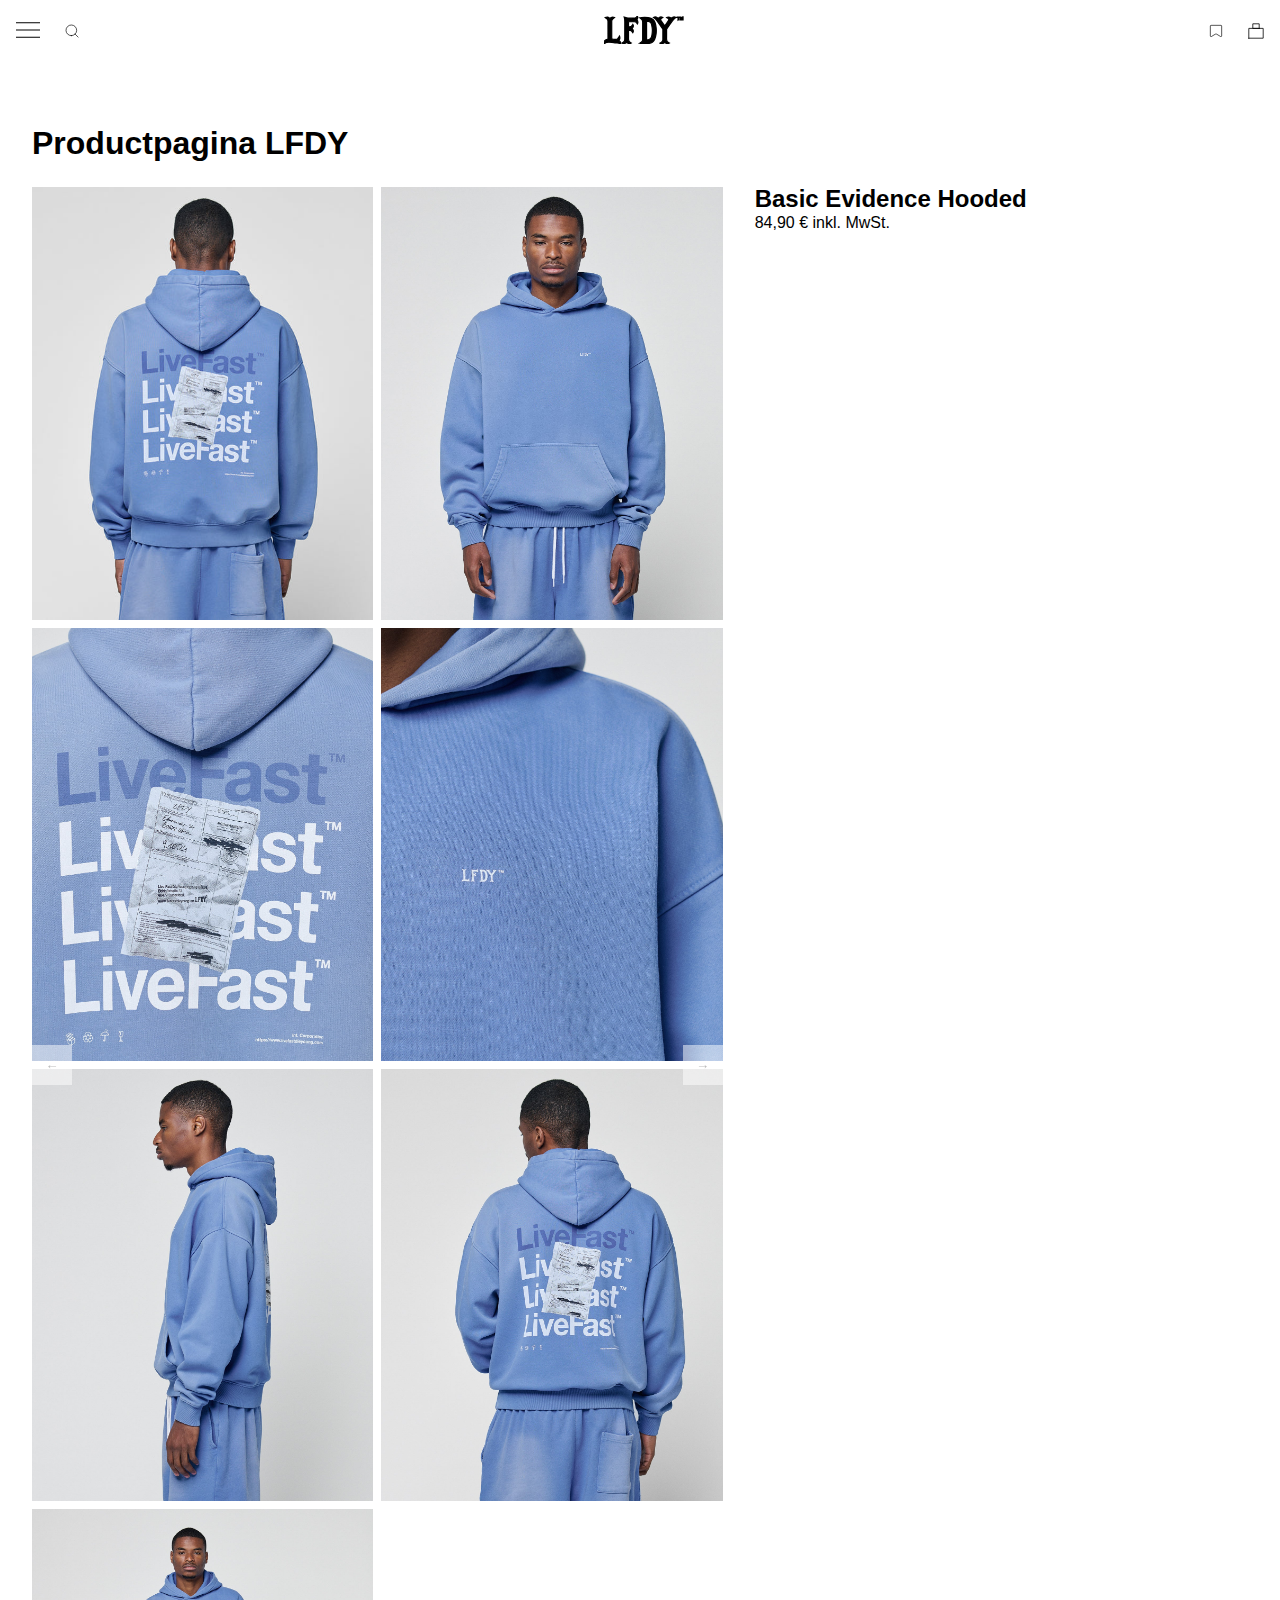
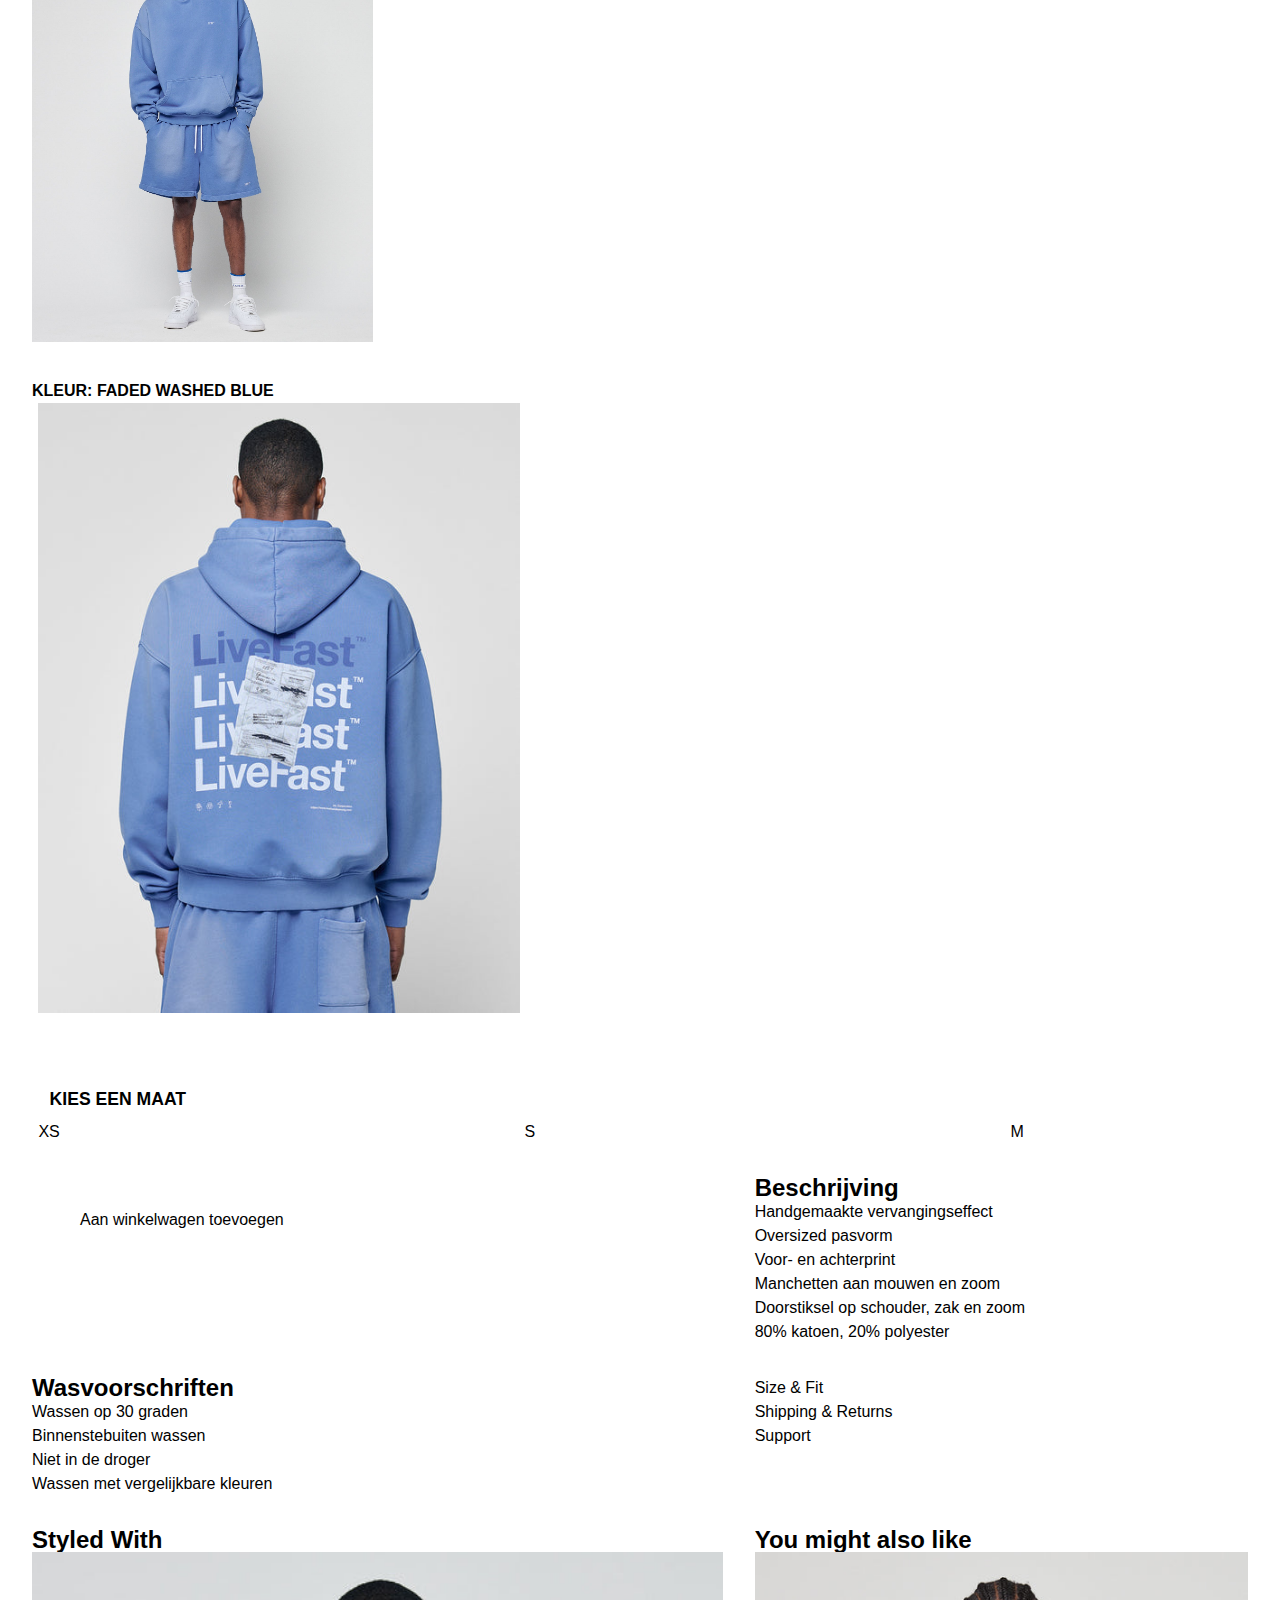
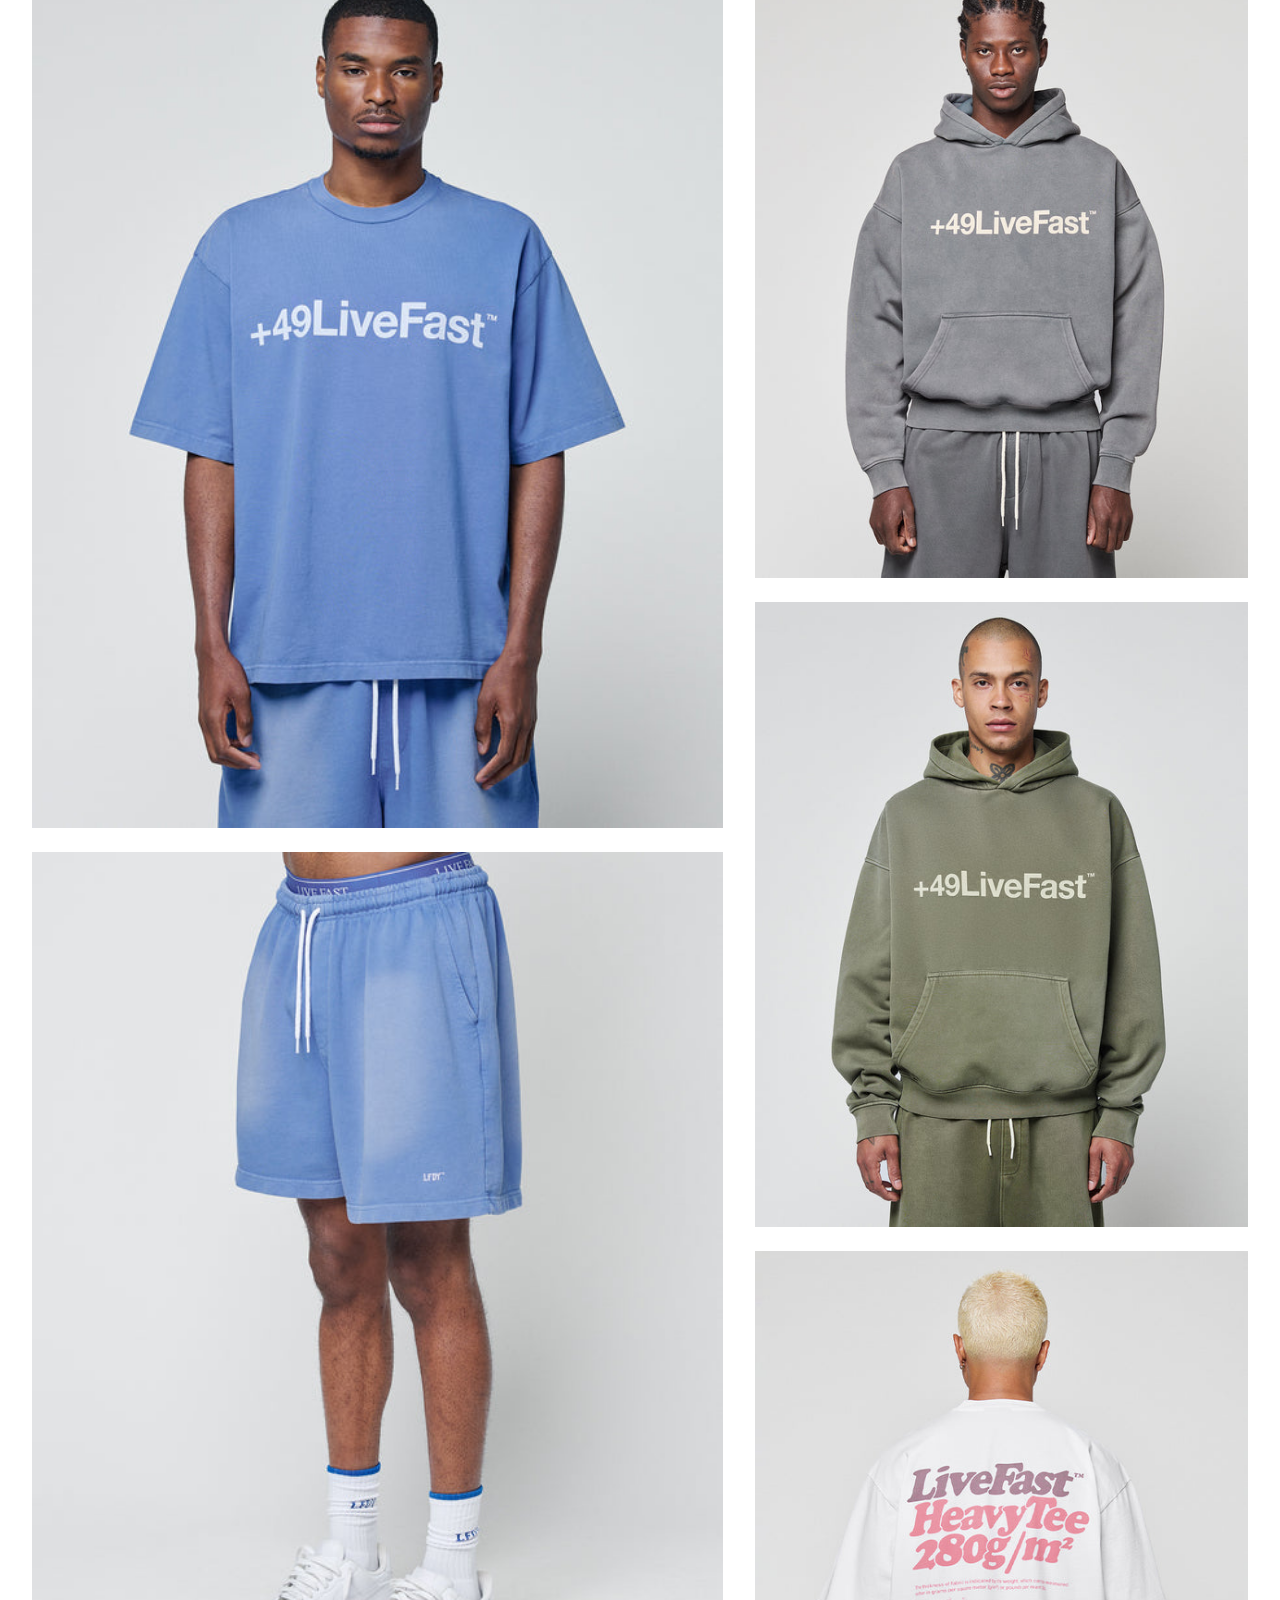
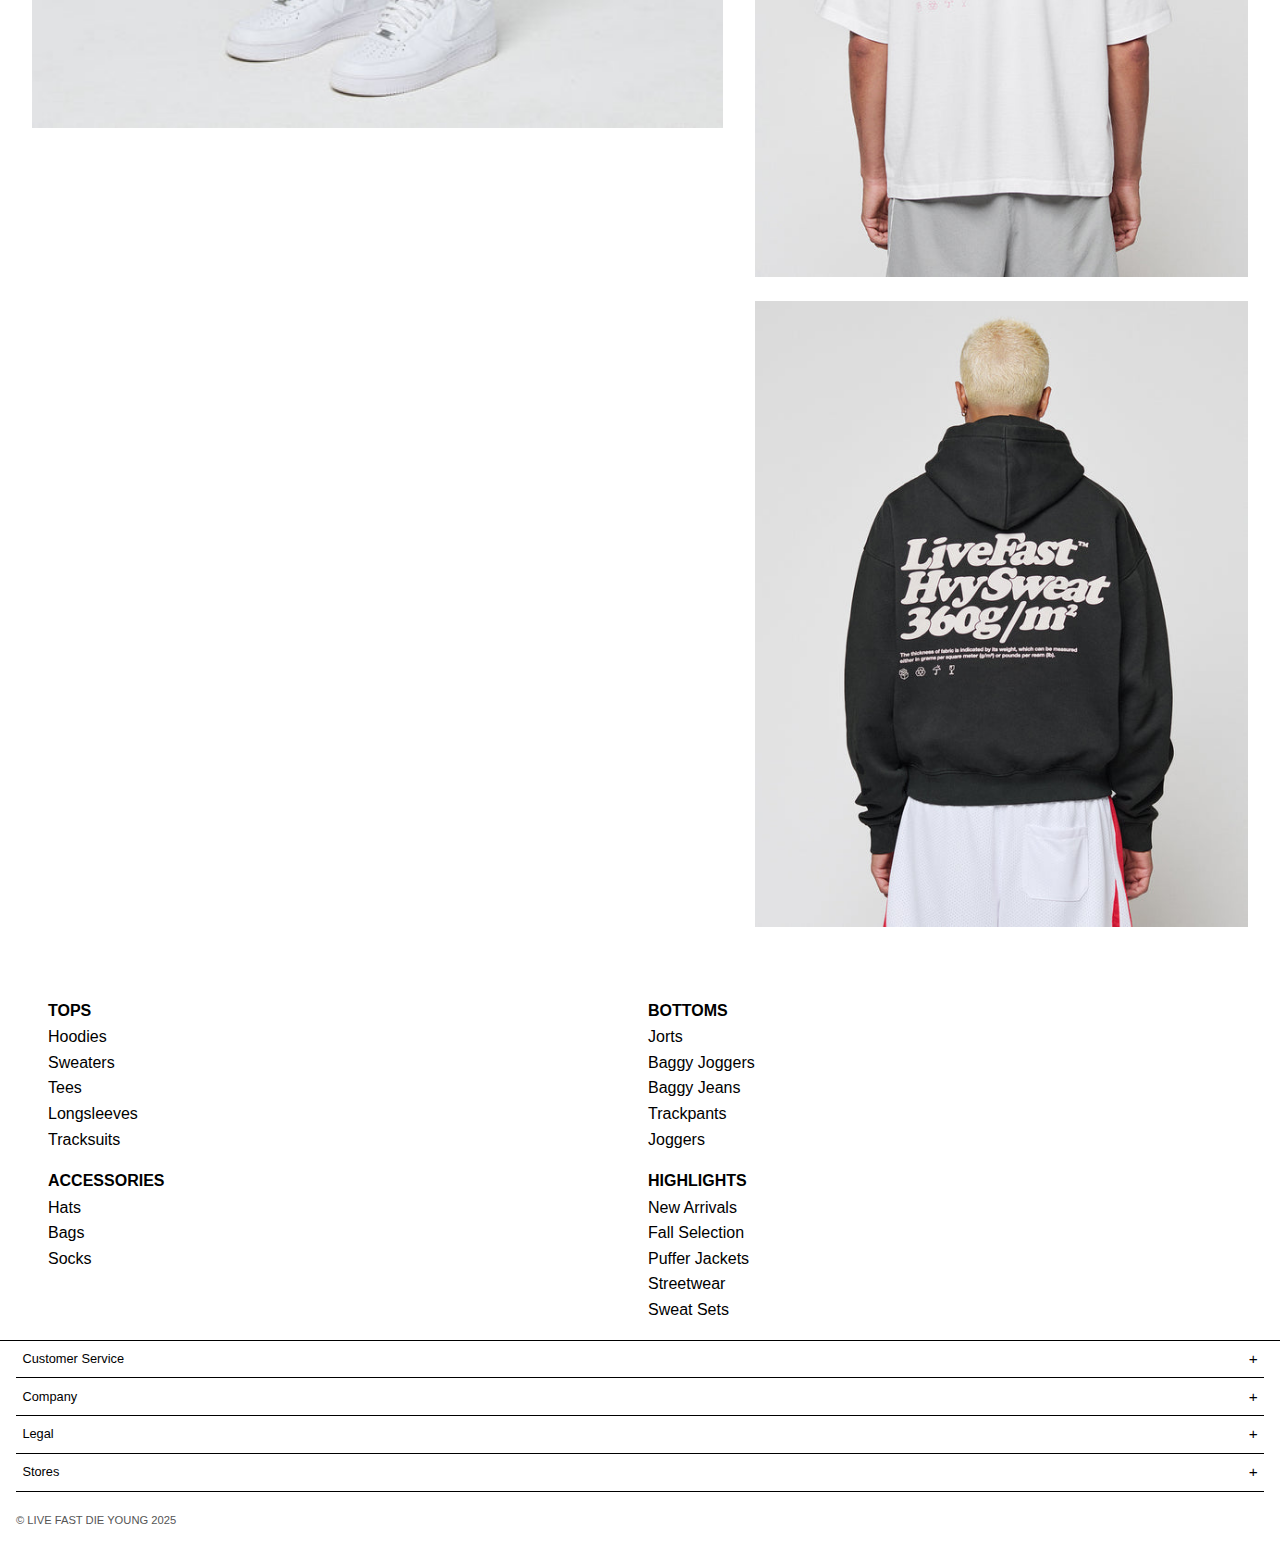
<file: eindopdracht/product.html>
<!DOCTYPE html>
<html lang="en">

<head>
    <meta charset="UTF-8">
    <meta name="viewport" content="width=device-width, initial-scale=1.0">
    <title>PRODUCT-LFDY</title>
    <link rel="stylesheet" href="styles/shared.css">
    <link rel="stylesheet" href="styles/product.css">

</head>

<body>
    <header>
        <nav>
            <ul>
                <li>
                    <button aria-label="Open menu">
                        <img src="images/menu.svg" alt="Menu">
                    </button>
                </li>
                <li>
                    <a href=""></a><svg width="24" height="24" viewBox="0 0 24 24" fill="none"
                        xmlns="http://www.w3.org/2000/svg">
                        <path
                            d="M11 19C15.4183 19 19 15.4183 19 11C19 6.58172 15.4183 3 11 3C6.58172 3 3 6.58172 3 11C3 15.4183 6.58172 19 11 19Z"
                            stroke="#111111" stroke-linecap="round" stroke-linejoin="round"></path>
                        <path d="M21.0004 21L16.6504 16.65" stroke="#111111" stroke-linecap="square"
                            stroke-linejoin="round"></path>
                    </svg>
                </li>
                <li>
                    <a href=""></a><svg width="68" height="24" viewBox="0 0 68 24" fill="none"
                        xmlns="http://www.w3.org/2000/svg">
                        <path
                            d="M30.4373 23.0704C30.8312 22.8254 31.2397 22.6009 31.6151 22.3307C32.1754 21.9273 32.6485 21.4403 32.7917 20.7258C32.8353 20.5083 32.8499 20.2808 32.8499 20.0581C32.8528 15.0409 32.826 10.0232 32.8691 5.00663C32.8807 3.65718 32.2982 2.77373 31.2042 2.13116C30.9459 1.97973 30.6834 1.8359 30.4169 1.61664C30.9092 1.52543 31.3986 1.40265 31.895 1.34828C33.771 1.14247 35.6512 1.17755 37.5261 1.35295C39.0757 1.49795 40.5398 1.90957 41.7129 3.01813C42.5195 3.77996 43.0414 4.73066 43.4197 5.76613C43.9475 7.20971 44.1901 8.71117 44.3531 10.2331C44.5317 11.8988 44.5014 13.5593 44.2809 15.2152C44.0574 16.8955 43.7316 18.5514 42.9425 20.0774C41.9969 21.9057 40.4845 22.9365 38.4839 23.2651C36.4455 23.5995 34.3943 23.6252 32.3413 23.4457C31.7018 23.3902 31.0686 23.2627 30.432 23.1686C30.4338 23.1358 30.4361 23.1031 30.4378 23.0704H30.4373ZM36.1836 4.40499V20.3843C36.7126 20.306 37.2194 20.2411 37.7222 20.1551C39.1182 19.9166 40.0493 19.1401 40.3885 17.7369C40.5823 16.9365 40.7685 16.1284 40.8715 15.3122C41.0024 14.2721 41.0979 13.2214 41.1101 12.1742C41.12 11.3323 41.0304 10.4816 40.8994 9.64783C40.7429 8.65328 40.5421 7.66049 40.2739 6.69109C40.0289 5.8053 39.447 5.16741 38.5561 4.84642C37.7932 4.57104 36.9989 4.4886 36.1842 4.40499H36.1836ZM42.1808 1.33834C43.3248 1.9733 44.2146 2.87839 44.9612 3.94426C46.6068 6.29292 48.2647 8.63282 49.9097 10.9815C49.9912 11.0978 50.0342 11.2668 50.0348 11.4112C50.0418 14.2463 50.0424 17.0809 50.0354 19.916C50.0348 20.1756 49.9964 20.4399 49.9365 20.693C49.7369 21.5356 49.1544 22.0817 48.4695 22.5377C48.2059 22.7131 47.9318 22.8727 47.6473 23.0487C49.1812 23.9141 50.4742 23.5252 51.6101 22.3483C53.0445 23.7673 54.3276 23.765 55.5764 23.0417C55.2906 22.864 55.0113 22.6932 54.7361 22.5172C53.6787 21.8425 53.1667 20.9047 53.1841 19.6166C53.2214 16.8897 53.1929 14.1616 53.2016 11.4334C53.2016 11.2721 53.2563 11.085 53.3476 10.9534C54.9403 8.67433 56.5254 6.39057 58.1525 4.13604C58.6605 3.43149 59.2552 2.78133 59.8697 2.16683C60.2398 1.79673 60.7257 1.54356 61.1615 1.2366C60.6657 0.978757 60.1414 0.791659 59.5659 0.78815C58.5918 0.782304 57.8778 1.32372 57.2179 1.94874C55.5577 0.640226 54.6249 0.477685 53.2377 1.25882C53.4885 1.40674 53.7346 1.54005 53.9685 1.69265C54.1792 1.83005 54.3916 1.97096 54.5761 2.13993C55.2453 2.75151 55.286 3.19879 54.7628 3.94484C53.9488 5.10661 53.1347 6.26895 52.32 7.43072C52.0936 7.75346 51.8644 8.07386 51.6165 8.4235C51.2365 7.88326 50.8798 7.37751 50.5242 6.87059C49.8376 5.89242 49.1497 4.91425 48.4648 3.93432C47.9434 3.18827 48.0016 2.71058 48.6836 2.10836C48.7488 2.05048 48.8163 1.99376 48.889 1.9464C49.2498 1.71195 49.6129 1.481 49.979 1.24654C48.4596 0.400507 47.1619 0.778795 46.0249 1.96336C44.5678 0.489378 43.2759 0.588189 42.0586 1.25473C42.1017 1.28396 42.1395 1.31378 42.1814 1.33717L42.1808 1.33834ZM17.3408 1.64179C17.6504 2.74099 17.6754 3.87176 17.6748 4.99961C17.6719 9.90976 17.6422 14.8205 17.6533 19.7307C17.6556 20.8205 17.2558 21.6519 16.3923 22.2758C16.0379 22.5319 15.6684 22.7669 15.2919 23.0212C16.8142 23.869 18.099 23.4814 19.2332 22.3161C20.7246 23.8071 22.0892 23.6621 23.1925 23.0019C22.9108 22.8213 22.6339 22.6459 22.3592 22.467C21.3315 21.7987 20.8003 20.8924 20.8224 19.6184C20.8643 17.2224 20.8346 14.8252 20.8346 12.4286V12.0012C21.4165 12.0836 21.9676 12.093 22.4744 12.2473C23.4317 12.5397 23.9519 13.3582 24.4954 14.1686C24.7957 13.6932 24.9708 13.2138 24.9615 12.6893C24.9464 11.8088 24.386 11.2224 23.7959 10.6658C25.3118 9.3666 25.1227 8.11245 24.468 7.15182C23.6749 8.5802 22.5704 9.45956 20.8532 9.2479V4.91015C20.8887 4.89612 20.9062 4.88267 20.9242 4.88267C22.5431 4.8739 24.1625 4.84058 25.7814 4.86806C26.67 4.88326 27.4038 5.28026 27.9159 6.03683C28.0689 6.26311 28.2202 6.49055 28.3692 6.71273C29.1594 5.44806 28.8545 4.31027 27.9799 3.26252C29.0459 1.68739 29.0931 1.18456 28.2871 0C28.2167 0.115182 28.162 0.229195 28.0852 0.325083C27.8443 0.627363 27.6249 0.956539 27.3421 1.2138C26.773 1.73124 26.0392 1.78445 25.3217 1.79439C23.7319 1.81544 22.141 1.81134 20.5512 1.79439C20.1287 1.78971 19.694 1.7482 19.2873 1.63886C18.5704 1.4465 17.8709 1.18866 17.1331 0.948353C17.2046 1.18398 17.278 1.41142 17.3431 1.64179H17.3408ZM6.5714 19.115C6.5714 14.3405 6.5714 9.56539 6.5714 4.79088C6.5714 4.59618 6.54347 4.39388 6.5842 4.20795C6.66392 3.84194 6.73957 3.46424 6.8961 3.12921C7.16785 2.54687 7.67877 2.17443 8.19842 1.82713C8.43409 1.66985 8.67966 1.52719 8.94792 1.36114C7.40469 0.52212 6.11402 0.876437 4.97114 2.07854C4.43521 1.53303 3.85795 1.09569 3.11951 0.943091C2.36244 0.786981 1.6723 1.00448 1.0031 1.34711C1.42266 1.63243 1.83581 1.88794 2.22162 2.18028C2.99847 2.76847 3.38486 3.55194 3.38311 4.54297C3.37555 9.42506 3.37962 14.3072 3.37962 19.1887C3.37962 19.2951 3.37962 19.4015 3.37962 19.5266C2.32404 19.7757 1.35457 20.1569 0.638825 21.0187C-0.080997 21.8864 -0.143261 23.2452 0.20763 24C0.756953 23.0639 1.23761 22.6915 2.36593 22.4465C3.83235 22.129 5.29934 22.3033 6.76226 22.4775C7.85684 22.6079 8.94559 22.792 10.0413 22.9131C10.7425 22.9903 11.4542 22.9692 12.156 23.0417C12.8374 23.1119 13.4874 23.2996 13.939 23.8883C14.3678 22.8248 13.7673 21.4905 12.586 20.8877C13.0172 20.3522 13.3832 19.7897 13.4752 19.0822C13.5665 18.3812 13.4566 17.727 13.1289 17.0686C13.0032 17.3025 12.9125 17.5089 12.7891 17.6936C12.4493 18.2011 12.1193 18.7186 11.7422 19.1974C11.3204 19.7324 10.7513 19.9903 10.0565 19.9265C9.40064 19.8657 8.74308 19.8207 8.08844 19.7494C7.58974 19.695 7.09395 19.6108 6.5714 19.5365V19.1167V19.115ZM66.9061 0.813292C66.6169 0.759501 66.4802 0.877607 66.397 1.16059C66.2614 1.62249 66.0804 2.07094 65.9041 2.56441C65.6835 1.95342 65.4781 1.38336 65.2803 0.83434H64.6122V3.24732H65.0341V1.5038C65.2809 2.01774 65.4636 2.53693 65.6428 3.0573C65.6859 3.18242 65.7295 3.27305 65.8971 3.26895C66.0629 3.26486 66.1304 3.20873 66.1776 3.05028C66.2817 2.69772 66.4103 2.35217 66.5308 2.00487C66.5942 1.82187 66.6629 1.64003 66.7292 1.45761C66.7514 1.46287 66.774 1.46813 66.7962 1.4734V3.24557H67.2V0.81563C67.0801 0.81563 66.9911 0.829078 66.9067 0.813292H66.9061ZM62.9201 3.24147H63.3873V1.2138H64.1706V0.838433H62.1432V1.22257H62.9195V3.24206L62.9201 3.24147Z"
                            fill="#111111"></path>
                    </svg>
                </li>
                <li>
                    <a href=""></a><svg width="24" height="24" viewBox="0 0 24 24" fill="none"
                        xmlns="http://www.w3.org/2000/svg">
                        <path
                            d="M3.5 4.37058C3.5 3.93128 3.90429 3.5 4.5 3.5H19.5C20.0957 3.5 20.5 3.93128 20.5 4.37058V19.6271C20.5 19.9515 20.3058 20.231 19.9881 20.3864C19.6694 20.5422 19.2684 20.5478 18.9281 20.3405L13.0922 16.7856C12.4286 16.3814 11.5714 16.3814 10.9078 16.7856L5.07194 20.3405C4.73162 20.5478 4.33059 20.5422 4.01186 20.3864C3.69424 20.231 3.5 19.9515 3.5 19.6271V4.37058Z"
                            stroke="#111111"></path>
                    </svg>
                </li>
                <li>
                    <a href=""></a><svg xmlns="http://www.w3.org/2000/svg" width="20px" height="24" viewBox="0 0 20 20"
                        fill="none">
                        <path d="M1 19H19V6.72723H1V19Z" stroke="#111111" stroke-linecap="round"
                            stroke-linejoin="round"></path>
                        <path d="M14 6.72728V1H6V6.72728H14Z" stroke="#111111" stroke-linecap="round"
                            stroke-linejoin="round"></path>
                    </svg>
                </li>
            </ul>
        </nav>
    </header>
    <main>
        <h1 aria-label="visually-hidden">Productpagina LFDY</h1>
        <section>
            <ul>
                <li>
                    <figure>
                        <img src="images/product.jpg" alt="Basic Evidence Hooded">
                        <figcaption>Model is 183 cm and 73 kg wearing size M</figcaption>
                    </figure>
                </li>
                <li>
                    <figure>
                        <img src="images/pvoor.jpg" alt="Basic Evidence Hooded">
                        <figcaption>Model is 183 cm and 73 kg wearing size M</figcaption>
                    </figure>
                </li>
                <li>
                    <figure>
                        <img src="images/plivery.jpg" alt="Basic Evidence Hooded">
                        <figcaption>Model is 183 cm and 73 kg wearing size M</figcaption>
                    </figure>
                </li>
                <li>
                    <figure>
                        <img src="images/pzoom.jpg" alt="Basic Evidence Hooded">
                        <figcaption>Model is 183 cm and 73 kg wearing size M</figcaption>
                    </figure>
                </li>
                <li>
                    <figure>
                        <img src="images/pzij.jpg" alt="Basic Evidence Hooded">
                        <figcaption>Model is 183 cm and 73 kg wearing size M</figcaption>
                    </figure>
                </li>
                <li>
                    <figure>
                        <img src="images/pachter.jpg" alt="Basic Evidence Hooded">
                        <figcaption>Model is 183 cm and 73 kg wearing size M</figcaption>
                    </figure>
                </li>
                <li>
                    <figure>
                        <img src="images/pfit.jpg" alt="Basic Evidence Hooded">
                        <figcaption>Model is 183 cm and 73 kg wearing size M</figcaption>
                    </figure>
                </li>
            </ul>
        </section>

        <section>
            <h2>Basic Evidence Hooded</h2>
            <p>84,90 € inkl. MwSt.</p>
        </section>
        <section>
            <h2 class="visually-hidden">Kleur</h2>
            <p>Kleur: Faded Washed Blue</p>
            <ul>
                <li>
                    <button>
                        <img src="images/product.jpg" alt="Faded Washed Blue">
                    </button>
                </li>
            </ul>
        </section>
        <section>
            <h2>Kies een maat</h2>
            <ul>
                <li><button>XS</button></li>
                <li><button>S</button></li>
                <li><button>M</button></li>
                <li><button>L</button></li>
                <li><button>XL</button></li>
                <li><button>XXL</button></li>
            </ul>
        </section>
        <section>
            <button type="button">Aan winkelwagen toevoegen</button>
        </section>
        <section>
            <h2>Beschrijving</h2>
            <ul>
                <li>Handgemaakte vervangingseffect</li>
                <li>Oversized pasvorm</li>
                <li>Voor- en achterprint</li>
                <li>Manchetten aan mouwen en zoom</li>
                <li>Doorstiksel op schouder, zak en zoom</li>
                <li>80% katoen, 20% polyester</li>
            </ul>
        </section>

        <section>
            <h2>Wasvoorschriften</h2>
            <ul>
                <li>Wassen op 30 graden</li>
                <li>Binnenstebuiten wassen</li>
                <li>Niet in de droger</li>
                <li>Wassen met vergelijkbare kleuren</li>
            </ul>
        </section>
        <section>
            <h2 class="visually-hidden">Productinformatie</h2>
            <ul>
                <li>Size & Fit</li>
                <li>Shipping & Returns</li>
                <li>Support</li>
            </ul>
        </section>
        <section>
            <h2>Styled With</h2>
            <ul>
                <li>
                    <a href="#">
                        <img src="images/styledwith1.jpg" alt="Basic +40 Tee">
                        <p>Basic +40 Tee — 49,90 €</p>
                    </a>
                </li>

                <li>
                    <a href="#">
                        <img src="images/styledwith2.jpg" alt="Basic Sweat Shorts">
                        <p>Basic Sweat Shorts — 49,90 €</p>
                    </a>
                </li>
            </ul>
        </section>
        <section>
            <h2>You might also like</h2>
            <ul>
                <li>
                    <a href="#">
                        <img src="images/also1.jpg" alt="Basic +40 Hooded">
                        <p>Basic +40 Hooded — 84,90 €</p>
                    </a>
                </li>
                <li>
                    <a href="#">
                        <img src="images/also2.jpg" alt="Basic Loose Jogger">
                        <p>Basic Loose Jogger — 79,90 €</p>
                    </a>
                </li>
                <li>
                    <a href="#">
                        <img src="images/also3.jpg" alt="Basic Puffer Jacket">
                        <p>Basic Puffer Jacket — 129,90 €</p>
                    </a>
                </li>
                <li>
                    <a href="#">
                        <img src="images/also4.jpg" alt="Basic Puffer Jacket">
                        <p>Basic Puffer Jacket — 129,90 €</p>
                    </a>
                </li>
            </ul>
        </section>
        <section>
            <h2 class="visually-hidden">Product categories</h2>
            <nav>
                <ul>
                    <li>
                        <h3>Tops</h3>
                        <ul>
                            <li><a href="#">Hoodies</a></li>
                            <li><a href="#">Sweaters</a></li>
                            <li><a href="#">Tees</a></li>
                            <li><a href="#">Longsleeves</a></li>
                            <li><a href="#">Tracksuits</a></li>
                        </ul>
                    </li>

                    <li>
                        <h3>Bottoms</h3>
                        <ul>
                            <li><a href="#">Jorts</a></li>
                            <li><a href="#">Baggy Joggers</a></li>
                            <li><a href="#">Baggy Jeans</a></li>
                            <li><a href="#">Trackpants</a></li>
                            <li><a href="#">Joggers</a></li>
                        </ul>
                    </li>

                    <li>
                        <h3>Accessories</h3>
                        <ul>
                            <li><a href="#">Hats</a></li>
                            <li><a href="#">Bags</a></li>
                            <li><a href="#">Socks</a></li>
                        </ul>
                    </li>

                    <li>
                        <h3>Highlights</h3>
                        <ul>
                            <li><a href="#">New Arrivals</a></li>
                            <li><a href="#">Fall Selection</a></li>
                            <li><a href="#">Puffer Jackets</a></li>
                            <li><a href="#">Streetwear</a></li>
                            <li><a href="#">Sweat Sets</a></li>
                        </ul>
                    </li>
                </ul>
            </nav>
        </section>
    </main>
    <footer>
        <section>
            <h2 class="visually-hidden">Footer</h2>
            <ul>
                <li><a href="#">Customer Service</a></li>
                <li><a href="#">Company</a></li>
                <li><a href="#">Legal</a></li>
                <li><a href="#">Stores</a></li>
            </ul>
            <p>© live fast die young 2025</p>
        </section>
</body>

</html>
</file>
<file: styles/shared.css>
* {
    margin: 0;
    padding: 0;
    box-sizing: border-box;
}


@font-face {
    font-family: "Inter";
    src: url("../fonts/Inter-4/web/Inter-Regular.woff2") format("woff2");
    font-weight: 400;
    font-style: normal;
    font-display: swap;
}

@font-face {
    font-family: "Inter";
    src: url("../fonts/Inter-4/web/Inter-Medium.woff2") format("woff2");
    font-weight: 500;
    font-style: normal;
    font-display: swap;
}

@font-face {
    font-family: "Inter";
    src: url("../fonts/Inter-4/web/Inter-SemiBold.woff2") format("woff2");
    font-weight: 600;
    font-style: normal;
    font-display: swap;
}



/* https://www.a11yproject.com/posts/how-to-hide-content/ */
.visually-hidden {
    clip: rect(0 0 0 0);
    clip-path: inset(50%);
    height: 1px;
    overflow: hidden;
    position: absolute;
    white-space: nowrap;
    width: 1px;
}

:root {
    --background-dark: black;
    --background-light: white;

    --text-white: white;
    --text-black: black;

    --header-items: var(--text-white);
    --header-background: var(--background-dark);
}

@media (prefers-color-scheme: dark) {
    :root {
        --background-dark: #000;
        --background-light: #111;
        --text-white: #fff;
        --text-black: #eee;
        --header-background: var(--background-dark);
        --header-items: var(--text-white);
    }
}


/* basis */


body {
    font-family: "Inter", system-ui, -apple-system, BlinkMacSystemFont, "Segoe UI", sans-serif;
    background-color: var(--background-dark);
    color: var(--text-white);
    line-height: 1.5em;
    font-size: 1em;
}

ul {
    list-style: none;
}

a {
    color: var(--text-white);
    text-decoration: none;
}

svg {
    width: 1em;
    height: 1em;
}


/* header     */


header[data-hidden="true"] {
    transform: translateY(-100%);
    transition: transform .3s ease;
}

header {
    background-color: transparent;
}

header button img {
    width: 1.5em;
    height: 1.5em;
    filter: invert(1);
}

header {
    position: fixed;
    top: 0;
    left: 0;
    right: 0;
    z-index: 20;
    transition: transform .3s ease;
}

header > nav {
    width: 100%;
}

/* eerste ul */
header > nav > ul:first-of-type {
    display: flex;
    align-items: center;
    padding: .75em 1em;
    gap: 1.5em;
    font-size: 1em;
}

header > nav > ul:first-of-type > li:first-of-type button {
    background: none;
    border: none;
    padding: 0;
    cursor: pointer;
}

header nav ul:first-of-type li:nth-of-type(1) {
    order: 1;
}

header nav ul:first-of-type li:nth-of-type(2) {
    order: 2;
}

header nav ul:first-of-type li:nth-of-type(3) {
    order: 3;
    margin: 0 auto;
}

header nav ul:first-of-type li:nth-of-type(4) {
    order: 4;
}

header nav ul:first-of-type li:nth-of-type(5) {
    order: 5;
}

header nav ul:first-of-type li:nth-of-type(3) svg {
    width: 5em;
    height: auto;
}

header nav svg path {
    stroke: var(--text-white);
    fill: none;
}

header nav ul:first-of-type > li:first-of-type svg path,
header nav ul:first-of-type > li:nth-of-type(3) svg path {
    fill: var(--text-white);
}

/* menu 2e ul */

header > nav > ul:nth-of-type(2) {
    position: fixed;
    inset: 0;
    background: var(--background-dark);
    color: var(--text-white);
    overflow: hidden;
    padding: 5em 2em 2em;
    display: flex;
    flex-direction: column;
    gap: 1.5em;
    font-size: 1.2em;
    translate: -100% 0;
    transition: translate .3s ease;
}

/* menu-items mobiel: lijnen + pijltjes rechts */
header > nav > ul:nth-of-type(2).toonMenu > li:not(:first-of-type) {
    display: flex;
    justify-content: space-between;
    align-items: center;
    padding: .1em 0;
    border-bottom: 0.006em solid currentColor;
}

header > nav > ul:nth-of-type(2).toonMenu > li:not(:first-of-type)::after {
    content: "›";
    font-size: 1em;
}

header > nav > ul:nth-of-type(2).toonMenu {
    translate: 0 0;
}

header > nav > ul:nth-of-type(2) > li:first-of-type {
    align-self: flex-end;
}

header > nav > ul:nth-of-type(2) > li:first-of-type button {
    background: none;
    border: 1px solid var(--text-white);
    color: var(--text-white);
    padding: .3em .7em;
    cursor: pointer;
    font-size: 1em;
}

/* niet scrollen als menu open is */
body.menu-open {
    overflow: hidden;
}


@media (min-width: 768px) {

    header > nav {
        display: flex;
        align-items: center;
    }

    header > nav > ul:first-of-type {
        order: 2;
        padding: 1em 2em;
        gap: 2em;
        margin-left: auto;
        font-size: 1em;
    }

    header nav ul:first-of-type li:first-of-type {
        display: none;
    }

    header nav ul:first-of-type li:nth-of-type(2) {
        margin-left: 0;
    }

    header > nav > ul:nth-of-type(2) {
        order: 1;
        position: static;
        inset: auto;
        translate: 0 0;
        padding: 0;
        margin: 1em;
        background: none;

        display: flex;
        flex-direction: row;
        align-items: center;
        gap: 1em;
        font-size: 1em;
    }

    header > nav > ul:nth-of-type(2) > li:first-of-type {
        display: none;
    }
}


@media (min-width: 1200px) {

    header > nav {
        position: relative;
    }

    header nav ul:first-of-type li:nth-of-type(3) {
        position: absolute;
        left: 50%;
        transform: translateX(-50%);
    }
}

footer {
    background: var(--background-light);
    color: var(--text-black);
    border-top: 1px solid var(--text-black);
}

footer section {
    padding: 0 1em;
}

footer section > ul > li {
    border-bottom: 1px solid var(--text-black);
    padding: .8em 0;
}

footer section > ul > li > h3 {
    display: flex;
    justify-content: space-between;
    align-items: center;
    font-size: 1em;
    font-weight: 500;
    cursor: pointer;
}

footer section > ul > li > h3::after {
    content: "+";
    font-size: 1em;
}

/* submenu */
footer section > ul > li > ul {
    margin-top: .4em;
    max-height: 0;
    overflow: hidden;
    transition: max-height .3s ease;
}

footer section > ul > li > ul li {
    padding: .3em 0;
    font-size: 1em;
}

footer section > ul > li > ul a {
    color: var(--text-black);
}

/* open */
footer section > ul > li[data-open="true"] > ul {
    max-height: 500em;
}


/* FOOTER DESKTOP */


@media (min-width: 768px) {

    footer section > ul {
        display: grid;
        grid-template-columns: repeat(4, 1fr);
        gap: 2em;
        padding: 2em 0;
    }

    footer section > ul > li {
        border: none;
        padding: 0;
    }

    footer section > ul > li > h3 {
        margin-bottom: .5em;
        font-size: 1em;
        font-weight: 600;
    }

    footer section > ul > li > h3::after {
        content: "";
    }

    footer section > ul > li > ul {
        max-height: none;
    }
}

footer p {
    font-size: 1em;
    padding: 1.5em 0;
    text-transform: uppercase;
    color: #555;
}




/* Bron: MDN Web Docs — :focus-visible CSS pseudo-class
   https://developer.mozilla.org/en-US/docs/Web/CSS/:focus-visible */

:focus {
    outline: none;
}

/* alles wat klikbaar is: knoppen, links, inputs */
a:focus-visible,
button:focus-visible,
input:focus-visible {
    outline: .15em solid var(--text-white);
    outline-offset: .15em;
}

/* op lichte vlakken moet de rand zwart zijn */
footer a:focus-visible,
main > section:nth-of-type(5) a:focus-visible,
main > section:last-of-type a:focus-visible,
main > section:nth-of-type(2) button:focus-visible,
main > section:nth-of-type(4) button:focus-visible {
    outline-color: var(--text-black);
}
</file>
<file: styles/index.css>
* {
    margin: 0;
    padding: 0;
    box-sizing: border-box;
}

/**********************/
/* CUSTOM PROPERTIES */
/*********************/

:root {
    --background-dark: black;
    --background-light: white;

    --text-white: white;
    --text-black: black;

    --header-items: var(--text-white);
    --header-background: var(--background-dark);
}

/* =========================
   SECTION 1 – HERO
   ========================== */

main > section:first-of-type ul {
    display: grid;
    grid-template-columns: 1fr auto;
    grid-auto-rows: minmax(16em, 70vh);
    width: 100%;
}

main > section:first-of-type li:nth-of-type(2) {
    grid-column: 1 / -1;
    grid-row: 1 / 2;
}

main > section:first-of-type img {
    width: 100%;
    height: 100%;
    object-fit: cover;
}

main > section:first-of-type li:nth-of-type(1) {
    grid-column: 1 / 2;
    grid-row: 1 / 2;
    align-self: end;
    justify-self: start;
    margin: 0 0 1em 1em;
    z-index: 1;
}

main > section:first-of-type h2 {
    font-size: 1.5em;
    font-weight: 600;
    text-transform: uppercase;
}

main > section:first-of-type li:nth-of-type(3) {
    grid-column: 2 / 3;
    grid-row: 1 / 2;
    align-self: end;
    justify-self: end;
    margin: 0 .7em .7em 0;
}

main > section:first-of-type svg {
    width: 1.5em;
    height: 1.5em;
}

main > section:first-of-type svg path {
    stroke: var(--text-white);
}

/* 768px → 48em */
@media (min-width: 48em) {

    main > section:first-of-type ul {
        grid-auto-rows: minmax(24em, 90vh);
    }

    main > section:first-of-type h2 {
        font-size: 2.5em;
    }
}

/* =========================
   SECTION 2 – PRODUCT CARDS
   ========================== */

main > section:nth-of-type(2) ul {
    list-style: none;
    display: flex;
    flex-direction: row;
    overflow-x: auto;
    scroll-snap-type: x mandatory;
    gap: .1em;
}

main > section:nth-of-type(2) li {
    flex: 0 0 30%;
    scroll-snap-align: start;
}

main > section:nth-of-type(2) img {
    width: 100%;
    height: auto;
}

main > section:nth-of-type(2) li a {
    position: relative;
}

main > section:nth-of-type(2) h3 {
    position: absolute;
    left: .5em;
    bottom: .5em;
    margin: 0;
    font-size: .7em;
    font-weight: 100;
    text-transform: uppercase;
    color: var(--text-white);
    text-decoration: underline;
}

/* 768px → 48em */
@media (min-width: 48em) {

    main > section:nth-of-type(2) li {
        flex: 0 0 22%;
    }

    main > section:nth-of-type(2) ul {
        gap: .2em;
    }

    main > section:nth-of-type(2) h3 {
        font-size: .9em;
        left: 1em;
        bottom: 1em;
    }
}

/* 1200px → 75em */
@media (min-width: 75em) {

    main > section:nth-of-type(2) li {
        flex: 0 0 16.5%;
    }

    main > section:nth-of-type(2) ul {
        gap: .2em;
    }

    main > section:nth-of-type(2) h3 {
        font-size: 1em;
        left: 1.2em;
        bottom: 1.2em;
    }
}

/* =========================
   SECTION 3 – DROPS
   ========================== */

section > article svg {
    grid-row: 3 / 4;
    grid-column: 1 / -1;
    align-self: end;
    justify-self: end;
    margin: 0 .8em .8em 0;
    z-index: 1;
    height: 1.5em;
    width: 1.5em;
}

section > article a {
    display: grid;
    grid-template-rows: 1fr auto auto;
}

section > article img {
    grid-row: 1 / 4;
    grid-column: 1 / -1;
    width: 100%;
    height: auto;
    opacity: .8;
}

section > article h2 {
    grid-row: 2 / 3;
    grid-column: 1 / -1;
    align-self: end;
    margin: 0 .8em .3em .8em;
    z-index: 1;
}

section > article p {
    grid-row: 3 / 4;
    grid-column: 1 / -1;
    margin: 0 1em 1em .8em;
    z-index: 1;
    line-height: 1.4;
}

/* 768px → 48em */
@media (min-width: 48em) {

    main > section:nth-of-type(3) {
        display: flex;
        flex-wrap: wrap;
    }

    main > section:nth-of-type(3) article {
        flex: 1 1 45%;
    }
}

/* 1200px → 75em */
@media (min-width: 75em) {

    main > section:nth-of-type(3) article {
        flex: 1 1 30%;
    }
}

/* =========================
   SECTION 4 – NEWSLETTER
   ========================== */

section figure {
    display: grid;
    grid-template-rows: 1fr auto auto auto;
    max-height: 90vh;
    overflow: hidden;
}

section figure img {
    grid-row: 1 / -1;
    grid-column: 1 / -1;
    width: 100%;
    height: 100%;
    object-fit: cover;
    opacity: .95;
}

section figure figcaption {
    grid-row: 2 / -1;
    grid-column: 1 / -1;
    z-index: 1;
    padding: 0 1em 1.5em;
    display: grid;
    gap: .5em;
}

section figure figcaption h2 {
    margin: 0;
    font-size: 1.8em;
    font-weight: 700;
    text-transform: uppercase;
}

section figure figcaption p {
    margin: 0;
    font-size: 1em;
    line-height: 1.4;
}

section figure form {
    display: block;
    margin-top: .5em;
}

section figure input {
    width: 100%;
    padding: .4em 0;
    border: none;
    border-bottom: 1px solid var(--text-white);
    background: transparent;
    font-size: .8em;
}

section figure input::placeholder {
    color: var(--text-white);
    opacity: 1;
}

/* 1024px → 64em */
@media (min-width: 64em) {

    main > section:nth-of-type(4) {
        background: var(--background-light);
        display: flex;
        justify-content: center;
    }

    main > section:nth-of-type(4) figure {
        display: grid;
        grid-template-columns: 1fr 1fr;
        width: 100%;
    }

    main > section:nth-of-type(4) figure img {
        grid-column: 2 / 3;
        width: 100%;
        height: auto;
        max-height: 32.5em;
        object-fit: cover;
    }

    main > section:nth-of-type(4) figure figcaption {
        grid-column: 1 / 2;
        padding: 8em;
        color: var(--text-black);
        align-self: start;
    }

    main > section:nth-of-type(4) h2 {
        margin: 0 0 .5em 0;
        font-size: 2.8em;
        font-weight: 700;
        text-transform: uppercase;
    }

    main > section:nth-of-type(4) p {
        margin: 0 0 2em 0;
        font-size: 1.2em;
        color: var(--text-black);
    }

    main > section:nth-of-type(4) input {
        width: 83%;
        border: none;
        border-bottom: 1px solid var(--text-black);
        padding: .5em 0;
        font-size: 1em;
        color: var(--text-black);
        background: transparent;
    }

    main > section:nth-of-type(4) input::placeholder {
        color: var(--text-black);
        opacity: .4;
    }
}

/* =========================
   SECTION 5 – CATEGORIEËN
   ========================== */

main > section:nth-of-type(5) {
    background-color: var(--background-light);
    color: var(--text-black);
    padding: 1em;
}

main > section:nth-of-type(5) > nav > ul {
    display: flex;
    flex-wrap: wrap;
    gap: 1em;
}

main > section:nth-of-type(5) > nav > ul > li {
    flex: 1 1 45%;
}

main > section:nth-of-type(5) h3 {
    font-size: 1em;
    text-transform: uppercase;
    margin-bottom: .1em;
    font-weight: 600;
}

main > section:nth-of-type(5) a {
    color: var(--text-black);
    text-decoration: none;
    font-size: 1em;
}

/* tablet 48em */
@media (min-width: 48em) {
    main > section:nth-of-type(5) {
        padding: 2em 3em;
    }

    main > section:nth-of-type(5) > nav > ul {
        gap: 2em;
    }
}

/* groot scherm 75em */
@media (min-width: 75em) {
    main > section:nth-of-type(5) > nav > ul {
        gap: 3em;
        max-width: 75em;
        margin: 0;
    }

    main > section:nth-of-type(5) > nav > ul > li {
        flex: 1 1 22%;
    }
}
</file>
<file: eindopdracht/styles/shared.css>
* {
    margin: 0;
    padding: 0;
    box-sizing: border-box;
}

/**************/
/* FONT FACE */
/**************/

/* @font-face {
    font-family: lfdy;
    src: url();
}

@font-face {
    font-family: lfdy;
    src: url();
}

@font-face {
    font-family: lfdy;
    src: url();
} */


/**********************/
/* CUSTOM PROPERTIES */
/*********************/

:root {
    --background-color: black;
    --header-items: white;
    --header-background: black;
    --text-white: white;
    --text-black: black;
}


body {
    font-family: Arial, sans-serif;
    background-color: var(--background-color);
    color: white;
    line-height: 1.5em;
}
/* puntjes op de steden weg */
ul {
    list-style: none;
}


header ul {
    display: flex;
    align-items: center;
    list-style: none;
    padding: 1em;
    gap: 1.5em;          /* normale ruimte tussen iconen */
}

/* logo echt in het midden duwen */
header ul li:nth-of-type(3) {
    margin: 0 auto;      /* links en rechts uit elkaar */
}


img {
    width: 100%;
    height: auto;
    display: block;
}

a {
    color: white;
    text-decoration: none;
}

button {
    background: none;
    border: none;
    padding: 0;
    font: inherit;
}
/* aanpassen!! */
.visually-hidden {
    display: none;
}

svg {
    width: 1em;
    height: 1em;
}

svg path{
    fill: white;
    stroke: white;
}

header button img {
    width: 1.5em;
    height: 1.5em;
    filter: invert(1);

}
/* logo aanpassen */
nav ul li:nth-of-type(3) svg {
    width: 5em;
    height: auto;
}

footer {
    background-color: white;
    color: black;
    padding: 0;
    margin: 0;
    border-top: .1em black solid;
}

footer section {
    padding: 0 1em;
}









/* De lijst met secties */
footer ul {
    list-style: none;
    margin: 0;
    padding: 0;
}

footer ul li {
    display: flex;
    justify-content: space-between;
    align-items: center;
    font-size: .8em;
    font-weight: 300;
    padding: .5em;
    border-bottom: .1em black solid;
}

/* Het PLUS icoontje */
footer ul li::after {
    content: "+";
    font-size: 1.2em;
    font-weight: 400;
}

/* De link zelf */
footer ul li a {
    text-decoration: none;
    color: black;
}

/* copyright */
footer p {
    font-size: .7em;
    color: #555;
    padding: 1.5em 0;
    text-transform: uppercase;
}
</file>
<file: eindopdracht/styles/index.css>
* {
    margin: 0;
    padding: 0;
    box-sizing: border-box;
}

/**************/
/* FONT FACE */
/**************/

/* @font-face {
    font-family: lfdy;
    src: url();
}

@font-face {
    font-family: lfdy;
    src: url();
}

@font-face {
    font-family: lfdy;
    src: url();
} */



/**********************/
/* CUSTOM PROPERTIES */
/*********************/

:root {
    --background-color: black;
    --header-items: white;
    --header-background: black;
    --text-white: white;
    --text-black: black;
}


/* section 1 */
main section:first-of-type img {
    width: 100%;
    height: 60vh;
    /* object-fit: cover;
    display: block; */
}

/* container rond hero */
main > section:first-of-type a {
    /* position: relative;
    display: block; */

}

/* “ALL PRODUCTS” linksonder */
main section:first-of-type h2 {
    /* position: absolute;
    left: 1em;
    bottom: .5em; */
    font-size: 1.5em;
    font-weight: 600;
    text-transform: uppercase;
}

/* pijltje rechtsonder */
main section:first-of-type p {
    /* position: absolute;
    right: 1em;
    bottom: .5em; */
}

section:nth-of-type(1) {
    display: grid;
    grid-tem
}

main section:nth-of-type(1) svg {
    width: 1.5em;
    height: 1.5em; 
    path {
        fill: var(--text-white);
    }
}





/* section 2 */

/* section 3 */

/* section 4 */

/* section 5 */
</file>
<file: styles/product.css>
/* =========================
   PRODUCT PAGE – MOBILE FIRST
   ========================== */

/* basis */
body {
    margin: 0;
    background-color: var(--background-light);
    color: var(--text-black);
    font-size: 1em;           
}

/* =========================
   PRODUCT PAGINA – HEADER THEMA
   ========================== */

/* header op productpagina altijd wit */
body > header {
    background-color: var(--background-light);
}

/* alle header-iconen zwart */
body > header nav svg path {
    stroke: var(--text-black);
    fill: none;
}

/* LFDY-logo solid zwart */
body > header nav ul:first-of-type li:nth-of-type(3) svg path {
    fill: var(--text-black);
    stroke: var(--text-black);
}

/* hamburgerplaatje niet meer inverteren */
body > header button img {
    filter: none;
}

/* uitklapmenu: witte achtergrond + zwarte tekst */
body > header nav ul:nth-of-type(2) {
    background-color: var(--background-light);
    color: var(--text-black);
}

body > header nav ul:nth-of-type(2) a {
    color: var(--text-black);
}

/* sluitknop ook zwart */
body > header nav ul:nth-of-type(2) > li:first-of-type button {
    color: var(--text-black);
    border-color: var(--text-black);
}

/* -------------------------
   SECTION 1 – CAROUSEL (MOBIEL)
   ------------------------- */

/* foto onder header beginnen */
body > main {
    margin-top: 4em;
}

main > section:first-of-type ul {
    list-style: none;
    margin: 0;
    padding: 0;

    display: flex;
    flex-direction: row;
    flex-wrap: nowrap;
    overflow-x: auto;
    scroll-snap-type: x mandatory;
    scroll-behavior: contain;
    anchor-name: --carousel;

    /* docent-code voor scroll-buttons */
    &::scroll-button(*) {
        position: fixed;
        position-anchor: --carousel;
        position-visibility: always;
        font-family: "Material Symbols Outlined";

        appearance: none;
        border: none;
        background: rgb(255 255 255 / .5);
        width: 3em;
        height: 3em;
    }

    &::scroll-button(right) {
        position-area: center;
        justify-self: end;
        content: '→' / 'Next';
    }

    &::scroll-button(left) {
        position-area: center;
        justify-self: start;
        content: '←' / 'Previous';
    }
}

/* elke slide 100% breedte */
main > section:first-of-type li {
    flex: 0 0 100%;
    scroll-snap-align: center;
}

main > section:first-of-type figure {
    margin: 0;
    position: relative;
}

main > section:first-of-type img {
    width: 100%;
}

main > section:first-of-type figcaption {
    position: absolute;
    left: 0;
    right: 0;
    bottom: 0;
    margin: 0;
    padding: .5em 1em;
    font-size: 1em;
    background-color: var(--background-light);
    opacity: .8;
    color: var(--text-black);
    text-align: center;
}

/* -------------------------
   SECTION 2 – WRAPPER MET ALLE PRODUCTINFO
   (titel/prijs, kleur, maten, knop, beschrijving, was, size&fit)
   ------------------------- */

/* de wrapper zelf (2e section in main) */
main > section:nth-of-type(2) {
    display: block;
}

/* 2.1 Titel + prijs */
main > section:nth-of-type(2) > section:first-of-type {
    color: var(--text-black);
    display: flex;
    justify-content: space-between;
    align-items: flex-start;
    gap: .5em;
    padding: .5em;
}

main > section:nth-of-type(2) > section:first-of-type h2 {
    text-transform: uppercase;
    font-size: 1.2em;
}

main > section:nth-of-type(2) > section:first-of-type p {
    margin: 0;
    padding: .5em 0;
    font-size: 1em;
    text-align: right;
    line-height: 1.3;
}

/* 2.2 Kleur */
main > section:nth-of-type(2) > section:nth-of-type(2) {
    padding: 1em 1em;
    font-size: 1em;
}

main > section:nth-of-type(2) > section:nth-of-type(2) p {
    text-transform: uppercase;
}

/* lijst met kleurknoppen */
main > section:nth-of-type(2) > section:nth-of-type(2) ul {
    list-style: none;
    margin: 0;
    padding: 0;
    display: flex;
    gap: .5em;
}

main > section:nth-of-type(2) > section:nth-of-type(2) button {
    border: 1px solid var(--text-black);
    padding: .15em;
    cursor: pointer;
}

main > section:nth-of-type(2) > section:nth-of-type(2) img {
    display: block;
    width: auto;
    height: 6em;
    object-fit: cover;
}

/* 2.3 Maten */
main > section:nth-of-type(2) > section:nth-of-type(3) {
    padding: 0 1em .5em .5em;
}

main > section:nth-of-type(2) > section:nth-of-type(3) h2 {
    font-size: 1em;
    text-transform: uppercase;
    font-weight: 500;
}

main > section:nth-of-type(2) > section:nth-of-type(3) ul {
    list-style: none;
    margin: 0;
    padding: 0;
    display: flex;
    flex-wrap: wrap;
    gap: .3em;
}

main > section:nth-of-type(2) > section:nth-of-type(3) button {
    min-width: 4.3em;
    min-height: 2.5em;
    padding: .2em 0;
    border: 1px solid #666;
    background: none;
    color: var(--text-black);
    font-size: 1em;
}

/* 2.4 Waarschuw mij + save */
main > section:nth-of-type(2) > section:nth-of-type(4) {
    padding: 0 1.3em 1em .5em;
    display: flex;
    gap: .2em;
    align-items: stretch;
}

main > section:nth-of-type(2) > section:nth-of-type(4) button:first-of-type {
    flex: 1;
    padding: .5em 0;
    background: var(--text-black);
    color: var(--text-white);
    border: none;
    font-size: 1em;
}

main > section:nth-of-type(2) > section:nth-of-type(4) button:last-of-type {
    padding: 0 1em;
    background: none;
    border: 1px solid var(--text-black);
    min-width: 4em;
    font-size: 1em;
}

main > section:nth-of-type(2) > section:nth-of-type(4) svg path {
    stroke: var(--text-black);
    fill: var(--text-black);
}

/* 2.5 Beschrijving */
main > section:nth-of-type(2) > section:nth-of-type(5) {
    padding: .75em 1em;
    font-size: 1em;
}

main > section:nth-of-type(2) > section:nth-of-type(5) h2 {
    font-size: 1.1em;
    text-transform: uppercase;
    margin: 0 0 .4em;
}

main > section:nth-of-type(2) > section:nth-of-type(5) ul {
    margin: 0;
    padding-left: 1em;
    list-style: disc;
}

/* 2.6 Wasvoorschriften */
main > section:nth-of-type(2) > section:nth-of-type(6) {
    padding: .75em 1em;
    font-size: 1em;
}

main > section:nth-of-type(2) > section:nth-of-type(6) h2 {
    font-size: 1.1em;
    text-transform: uppercase;
    margin: 0 0 .4em;
}

main > section:nth-of-type(2) > section:nth-of-type(6) ul {
    margin: 0;
    padding-left: 1em;
    list-style: disc;
}

/* 2.7 Size & Fit / Shipping / Support */
main > section:nth-of-type(2) > section:nth-of-type(7) {
    padding: .5em 0;
    border-top: 1px solid #333;
    border-bottom: 1px solid #333;
}

main > section:nth-of-type(2) > section:nth-of-type(7) ul {
    list-style: none;
    margin: 0;
    padding: 0;
}

main > section:nth-of-type(2) > section:nth-of-type(7) li {
    display: flex;
    justify-content: space-between;
    align-items: center;
    padding: .7em 1em;
    border-top: 1px solid #333;
}

main > section:nth-of-type(2) > section:nth-of-type(7) li:first-child {
    border-top: none;
}

main > section:nth-of-type(2) > section:nth-of-type(7) li::after {
    content: "+";
}

/* -------------------------
   STYLED WITH / YOU MIGHT ALSO LIKE
   (nu section 3 en 4 in main)
   ------------------------- */

/* Titels */
main > section:nth-of-type(3) h2,
main > section:nth-of-type(4) h2 {
    font-size: 1.1em;
    text-transform: uppercase;
    margin: 2em 1em .5em;
    color: var(--text-black);
}

/* De lijst met producten */
main > section:nth-of-type(3) ul,
main > section:nth-of-type(4) ul {
    display: flex;
    gap: .3em;
    overflow-x: auto;
    padding: 0 .4em;
    margin: 0;
    list-style: none;
}

/* Links + tekst altijd zwart */
main > section:nth-of-type(3) a,
main > section:nth-of-type(4) a {
    color: var(--text-black);
}

/* Elke tegel */
main > section:nth-of-type(3) li,
main > section:nth-of-type(4) li {
    flex: 0 0 40%;
}

/* Afbeeldingen */
main > section:nth-of-type(3) img,
main > section:nth-of-type(4) img {
    width: 100%;
}

/* Beschrijving onder foto */
main > section:nth-of-type(3) p,
main > section:nth-of-type(4) p {
    margin: .4em 0 0;
    font-size: 1em;
    font-weight: 600;
    text-transform: uppercase;
    line-height: 1.4em;
}

/* -------------------------
   LAATSTE SECTION – CATEGORIEËN BLOK
   (5e section in main)
   ------------------------- */

main > section:last-of-type {
    background-color: var(--background-light);
    color: var(--text-black);
    padding: 1em;
}

main > section:last-of-type nav > ul {
    list-style: none;
    margin: 0;
    padding: 0;
    display: flex;
    flex-wrap: wrap;
    gap: 1em;
}

main > section:last-of-type nav > ul > li {
    flex: 1 1 40%;
}

main > section:last-of-type h3 {
    font-size: 1em;
    text-transform: uppercase;
    margin: 0 0 .15em;
    font-weight: 600;
}

main > section:last-of-type a {
    color: var(--text-black);
    text-decoration: none;
    font-size: 1em;
}

main > section:last-of-type ul ul li {
    margin-bottom: .1em;
}

/* =========================
   RESPONSIVE
   ========================== */

/* desktop vanaf ~724px → 45.25em */
@media (min-width: 45.25em) {

    /* MAIN → 2 kolommen: foto's links, info rechts */
    main {
        display: grid;
        grid-template-columns: 1.4fr 1fr;
        gap: 2em;
        margin-top: 6em;
        padding: 0 2em;
    }

    /* SECTION 1 – FOTO'S LINKS */
    main > section:first-of-type {
        grid-column: 1;
    }

    /* fotolijst: 2 kolommen, geen carousel */
    main > section:first-of-type ul {
        display: grid;
        grid-template-columns: 1fr 1fr;
        gap: .5em;
        overflow-x: visible;
        scroll-snap-type: none;
    }

    main > section:first-of-type li {
        flex: none;
        scroll-snap-align: none;
    }

    /* Caption alleen op mobiel */
    main > section:first-of-type figcaption {
        display: none;
    }

    /* WRAPPER (alle info) → rechterkolom */
    main > section:nth-of-type(2) {
        grid-column: 2;
    }

    /* styled with / you might also like / categorieblok full-width onderaan */
    main > section:nth-of-type(3),
    main > section:nth-of-type(4),
    main > section:last-of-type {
        grid-column: 1 / -1;
    }
}

/* tablet: 768px → 48em */
@media (min-width: 48em) {
    main > section:nth-of-type(5) {
        padding: 2em 3em;
    }

    main > section:nth-of-type(5) > nav > ul {
        gap: 2em;
    }
}

/* groot scherm: 1200px → 75em */
@media (min-width: 75em) {
    main > section:nth-of-type(5) > nav > ul {
        gap: 3em;
        max-width: 75em;
        margin: 0;
    }

    main > section:nth-of-type(5) > nav > ul > li {
        flex: 1 1 22%;
    }
}
</file>
<file: eindopdracht/styles/product.css>
/* =========================
   PRODUCT PAGE – MOBILE FIRST
   ========================== */

/* basis */
body {
    margin: 0;
    background-color: var(--background-light);
    color: var(--text-black);
    font-size: 1em;           
}

/* =========================
   PRODUCT PAGINA – HEADER THEMA
   ========================== */

/* header op productpagina altijd wit */
body > header {
    background-color: var(--background-light);
}

/* alle header-iconen zwart */
body > header nav svg path {
    stroke: var(--text-black);
    fill: none;
}

/* LFDY-logo solid zwart */
body > header nav ul:first-of-type li:nth-of-type(3) svg path {
    fill: var(--text-black);
    stroke: var(--text-black);
}

/* hamburgerplaatje niet meer inverteren */
body > header button img {
    filter: none;
}

/* uitklapmenu: witte achtergrond + zwarte tekst */
body > header nav ul:nth-of-type(2) {
    background-color: var(--background-light);
    color: var(--text-black);
}

body > header nav ul:nth-of-type(2) a {
    color: var(--text-black);
}

/* sluitknop ook zwart */
body > header nav ul:nth-of-type(2) > li:first-of-type button {
    color: var(--text-black);
    border-color: var(--text-black);
}

/* -------------------------
   SECTION 1 – CAROUSEL (MOBIEL)
   ------------------------- */

/* foto onder header beginnen */
body > main {
    margin-top: 4em;
}

main > section:first-of-type ul {
    list-style: none;
    margin: 0;
    padding: 0;

    display: flex;
    flex-direction: row;
    flex-wrap: nowrap;
    overflow-x: auto;
    scroll-snap-type: x mandatory;
    scroll-behavior: contain;
    anchor-name: --carousel;

    /* docent-code voor scroll-buttons */
    &::scroll-button(*) {
        position: fixed;
        position-anchor: --carousel;
        position-visibility: always;
        font-family: "Material Symbols Outlined";

        appearance: none;
        border: none;
        background: rgb(255 255 255 / .5);
        width: 3em;
        height: 3em;
    }

    &::scroll-button(right) {
        position-area: center;
        justify-self: end;
        content: '→' / 'Next';
    }

    &::scroll-button(left) {
        position-area: center;
        justify-self: start;
        content: '←' / 'Previous';
    }
}

/* elke slide 100% breedte */
main > section:first-of-type li {
    flex: 0 0 100%;
    scroll-snap-align: center;
}

main > section:first-of-type figure {
    margin: 0;
    position: relative;
}

main > section:first-of-type img {
    width: 100%;
}

main > section:first-of-type figcaption {
    position: absolute;
    left: 0;
    right: 0;
    bottom: 0;
    margin: 0;
    padding: .5em 1em;
    font-size: 1em;
    background-color: var(--background-light);
    opacity: .8;
    color: var(--text-black);
    text-align: center;
}

/* -------------------------
   SECTION 2 – WRAPPER MET ALLE PRODUCTINFO
   (titel/prijs, kleur, maten, knop, beschrijving, was, size&fit)
   ------------------------- */

/* de wrapper zelf (2e section in main) */
main > section:nth-of-type(2) {
    display: block;
}

/* 2.1 Titel + prijs */
main > section:nth-of-type(2) > section:first-of-type {
    color: var(--text-black);
    display: flex;
    justify-content: space-between;
    align-items: flex-start;
    gap: .5em;
    padding: .5em;
}

main > section:nth-of-type(2) > section:first-of-type h2 {
    text-transform: uppercase;
    font-size: 1.2em;
}

main > section:nth-of-type(2) > section:first-of-type p {
    margin: 0;
    padding: .5em 0;
    font-size: 1em;
    text-align: right;
    line-height: 1.3;
}

/* 2.2 Kleur */
main > section:nth-of-type(2) > section:nth-of-type(2) {
    padding: 1em 1em;
    font-size: 1em;
}

main > section:nth-of-type(2) > section:nth-of-type(2) p {
    text-transform: uppercase;
}

/* lijst met kleurknoppen */
main > section:nth-of-type(2) > section:nth-of-type(2) ul {
    list-style: none;
    margin: 0;
    padding: 0;
    display: flex;
    gap: .5em;
}

main > section:nth-of-type(2) > section:nth-of-type(2) button {
    border: 1px solid var(--text-black);
    padding: .15em;
    cursor: pointer;
}

main > section:nth-of-type(2) > section:nth-of-type(2) img {
    display: block;
    width: auto;
    height: 6em;
    object-fit: cover;
}

/* 2.3 Maten */
main > section:nth-of-type(2) > section:nth-of-type(3) {
    padding: 0 1em .5em .5em;
}

main > section:nth-of-type(2) > section:nth-of-type(3) h2 {
    font-size: 1em;
    text-transform: uppercase;
    font-weight: 500;
}

main > section:nth-of-type(2) > section:nth-of-type(3) ul {
    list-style: none;
    margin: 0;
    padding: 0;
    display: flex;
    flex-wrap: wrap;
    gap: .3em;
}

main > section:nth-of-type(2) > section:nth-of-type(3) button {
    min-width: 4.3em;
    min-height: 2.5em;
    padding: .2em 0;
    border: 1px solid #666;
    background: none;
    color: var(--text-black);
    font-size: 1em;
}

/* 2.4 Waarschuw mij + save */
main > section:nth-of-type(2) > section:nth-of-type(4) {
    padding: 0 1.3em 1em .5em;
    display: flex;
    gap: .2em;
    align-items: stretch;
}

main > section:nth-of-type(2) > section:nth-of-type(4) button:first-of-type {
    flex: 1;
    padding: .5em 0;
    background: var(--text-black);
    color: var(--text-white);
    border: none;
    font-size: 1em;
}

main > section:nth-of-type(2) > section:nth-of-type(4) button:last-of-type {
    padding: 0 1em;
    background: none;
    border: 1px solid var(--text-black);
    min-width: 4em;
    font-size: 1em;
}

main > section:nth-of-type(2) > section:nth-of-type(4) svg path {
    stroke: var(--text-black);
    fill: var(--text-black);
}

/* 2.5 Beschrijving */
main > section:nth-of-type(2) > section:nth-of-type(5) {
    padding: .75em 1em;
    font-size: 1em;
}

main > section:nth-of-type(2) > section:nth-of-type(5) h2 {
    font-size: 1.1em;
    text-transform: uppercase;
    margin: 0 0 .4em;
}

main > section:nth-of-type(2) > section:nth-of-type(5) ul {
    margin: 0;
    padding-left: 1em;
    list-style: disc;
}

/* 2.6 Wasvoorschriften */
main > section:nth-of-type(2) > section:nth-of-type(6) {
    padding: .75em 1em;
    font-size: 1em;
}

main > section:nth-of-type(2) > section:nth-of-type(6) h2 {
    font-size: 1.1em;
    text-transform: uppercase;
    margin: 0 0 .4em;
}

main > section:nth-of-type(2) > section:nth-of-type(6) ul {
    margin: 0;
    padding-left: 1em;
    list-style: disc;
}

/* 2.7 Size & Fit / Shipping / Support */
main > section:nth-of-type(2) > section:nth-of-type(7) {
    padding: .5em 0;
    border-top: 1px solid #333;
    border-bottom: 1px solid #333;
}

main > section:nth-of-type(2) > section:nth-of-type(7) ul {
    list-style: none;
    margin: 0;
    padding: 0;
}

main > section:nth-of-type(2) > section:nth-of-type(7) li {
    display: flex;
    justify-content: space-between;
    align-items: center;
    padding: .7em 1em;
    border-top: 1px solid #333;
}

main > section:nth-of-type(2) > section:nth-of-type(7) li:first-child {
    border-top: none;
}

main > section:nth-of-type(2) > section:nth-of-type(7) li::after {
    content: "+";
}

/* -------------------------
   STYLED WITH / YOU MIGHT ALSO LIKE
   (nu section 3 en 4 in main)
   ------------------------- */

/* Titels */
main > section:nth-of-type(3) h2,
main > section:nth-of-type(4) h2 {
    font-size: 1.1em;
    text-transform: uppercase;
    margin: 2em 1em .5em;
    color: var(--text-black);
}

/* De lijst met producten */
main > section:nth-of-type(3) ul,
main > section:nth-of-type(4) ul {
    display: flex;
    gap: .3em;
    overflow-x: auto;
    padding: 0 .4em;
    margin: 0;
    list-style: none;
}

/* Links + tekst altijd zwart */
main > section:nth-of-type(3) a,
main > section:nth-of-type(4) a {
    color: var(--text-black);
}

/* Elke tegel */
main > section:nth-of-type(3) li,
main > section:nth-of-type(4) li {
    flex: 0 0 40%;
}

/* Afbeeldingen */
main > section:nth-of-type(3) img,
main > section:nth-of-type(4) img {
    width: 100%;
}

/* Beschrijving onder foto */
main > section:nth-of-type(3) p,
main > section:nth-of-type(4) p {
    margin: .4em 0 0;
    font-size: 1em;
    font-weight: 600;
    text-transform: uppercase;
    line-height: 1.4em;
}

/* -------------------------
   LAATSTE SECTION – CATEGORIEËN BLOK
   (5e section in main)
   ------------------------- */

main > section:last-of-type {
    background-color: var(--background-light);
    color: var(--text-black);
    padding: 1em;
}

main > section:last-of-type nav > ul {
    list-style: none;
    margin: 0;
    padding: 0;
    display: flex;
    flex-wrap: wrap;
    gap: 1em;
}

main > section:last-of-type nav > ul > li {
    flex: 1 1 40%;
}

main > section:last-of-type h3 {
    font-size: 1em;
    text-transform: uppercase;
    margin: 0 0 .15em;
    font-weight: 600;
}

main > section:last-of-type a {
    color: var(--text-black);
    text-decoration: none;
    font-size: 1em;
}

main > section:last-of-type ul ul li {
    margin-bottom: .1em;
}

/* =========================
   RESPONSIVE
   ========================== */

/* desktop vanaf ~724px → 45.25em */
@media (min-width: 45.25em) {

    /* MAIN → 2 kolommen: foto's links, info rechts */
    main {
        display: grid;
        grid-template-columns: 1.4fr 1fr;
        gap: 2em;
        margin-top: 6em;
        padding: 0 2em;
    }

    /* SECTION 1 – FOTO'S LINKS */
    main > section:first-of-type {
        grid-column: 1;
    }

    /* fotolijst: 2 kolommen, geen carousel */
    main > section:first-of-type ul {
        display: grid;
        grid-template-columns: 1fr 1fr;
        gap: .5em;
        overflow-x: visible;
        scroll-snap-type: none;
    }

    main > section:first-of-type li {
        flex: none;
        scroll-snap-align: none;
    }

    /* Caption alleen op mobiel */
    main > section:first-of-type figcaption {
        display: none;
    }

    /* WRAPPER (alle info) → rechterkolom */
    main > section:nth-of-type(2) {
        grid-column: 2;
    }

    /* styled with / you might also like / categorieblok full-width onderaan */
    main > section:nth-of-type(3),
    main > section:nth-of-type(4),
    main > section:last-of-type {
        grid-column: 1 / -1;
    }
}

/* tablet: 768px → 48em */
@media (min-width: 48em) {
    main > section:nth-of-type(5) {
        padding: 2em 3em;
    }

    main > section:nth-of-type(5) > nav > ul {
        gap: 2em;
    }
}

/* groot scherm: 1200px → 75em */
@media (min-width: 75em) {
    main > section:nth-of-type(5) > nav > ul {
        gap: 3em;
        max-width: 75em;
        margin: 0;
    }

    main > section:nth-of-type(5) > nav > ul > li {
        flex: 1 1 22%;
    }
}
</file>
